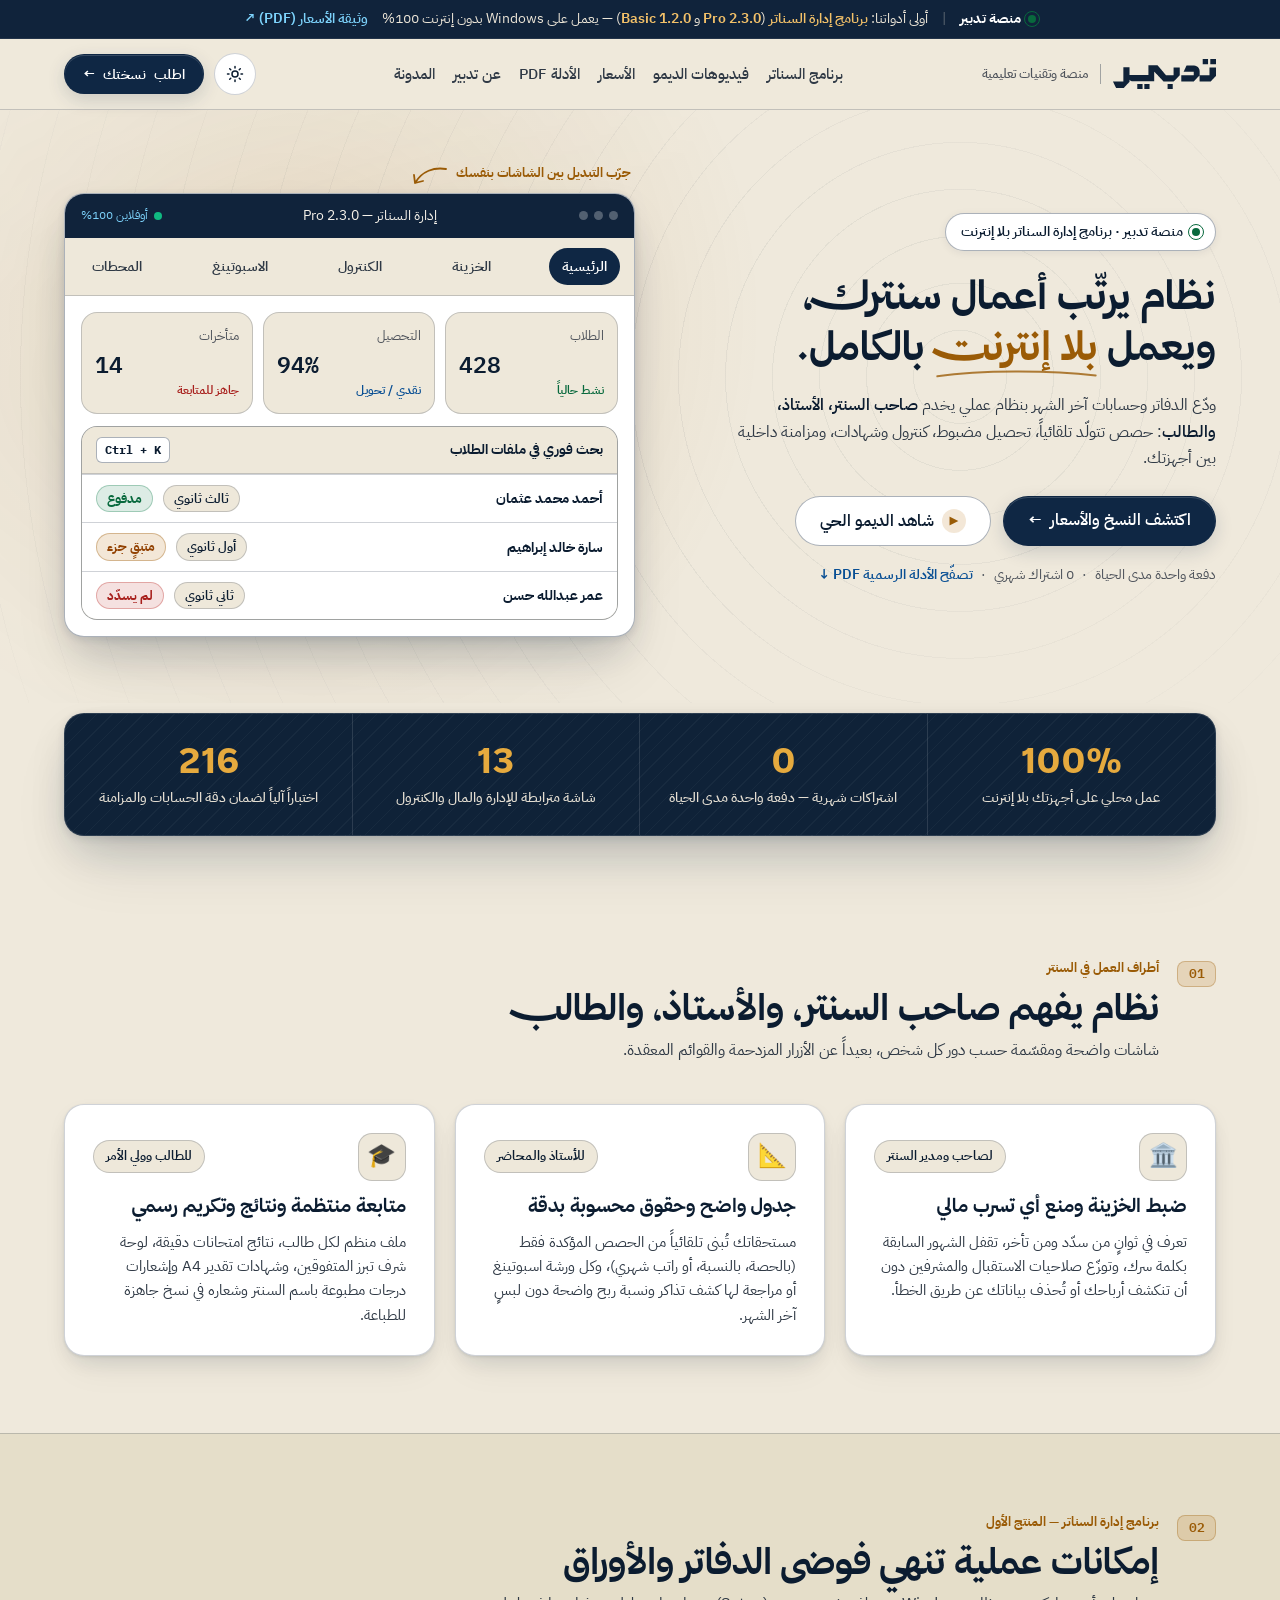
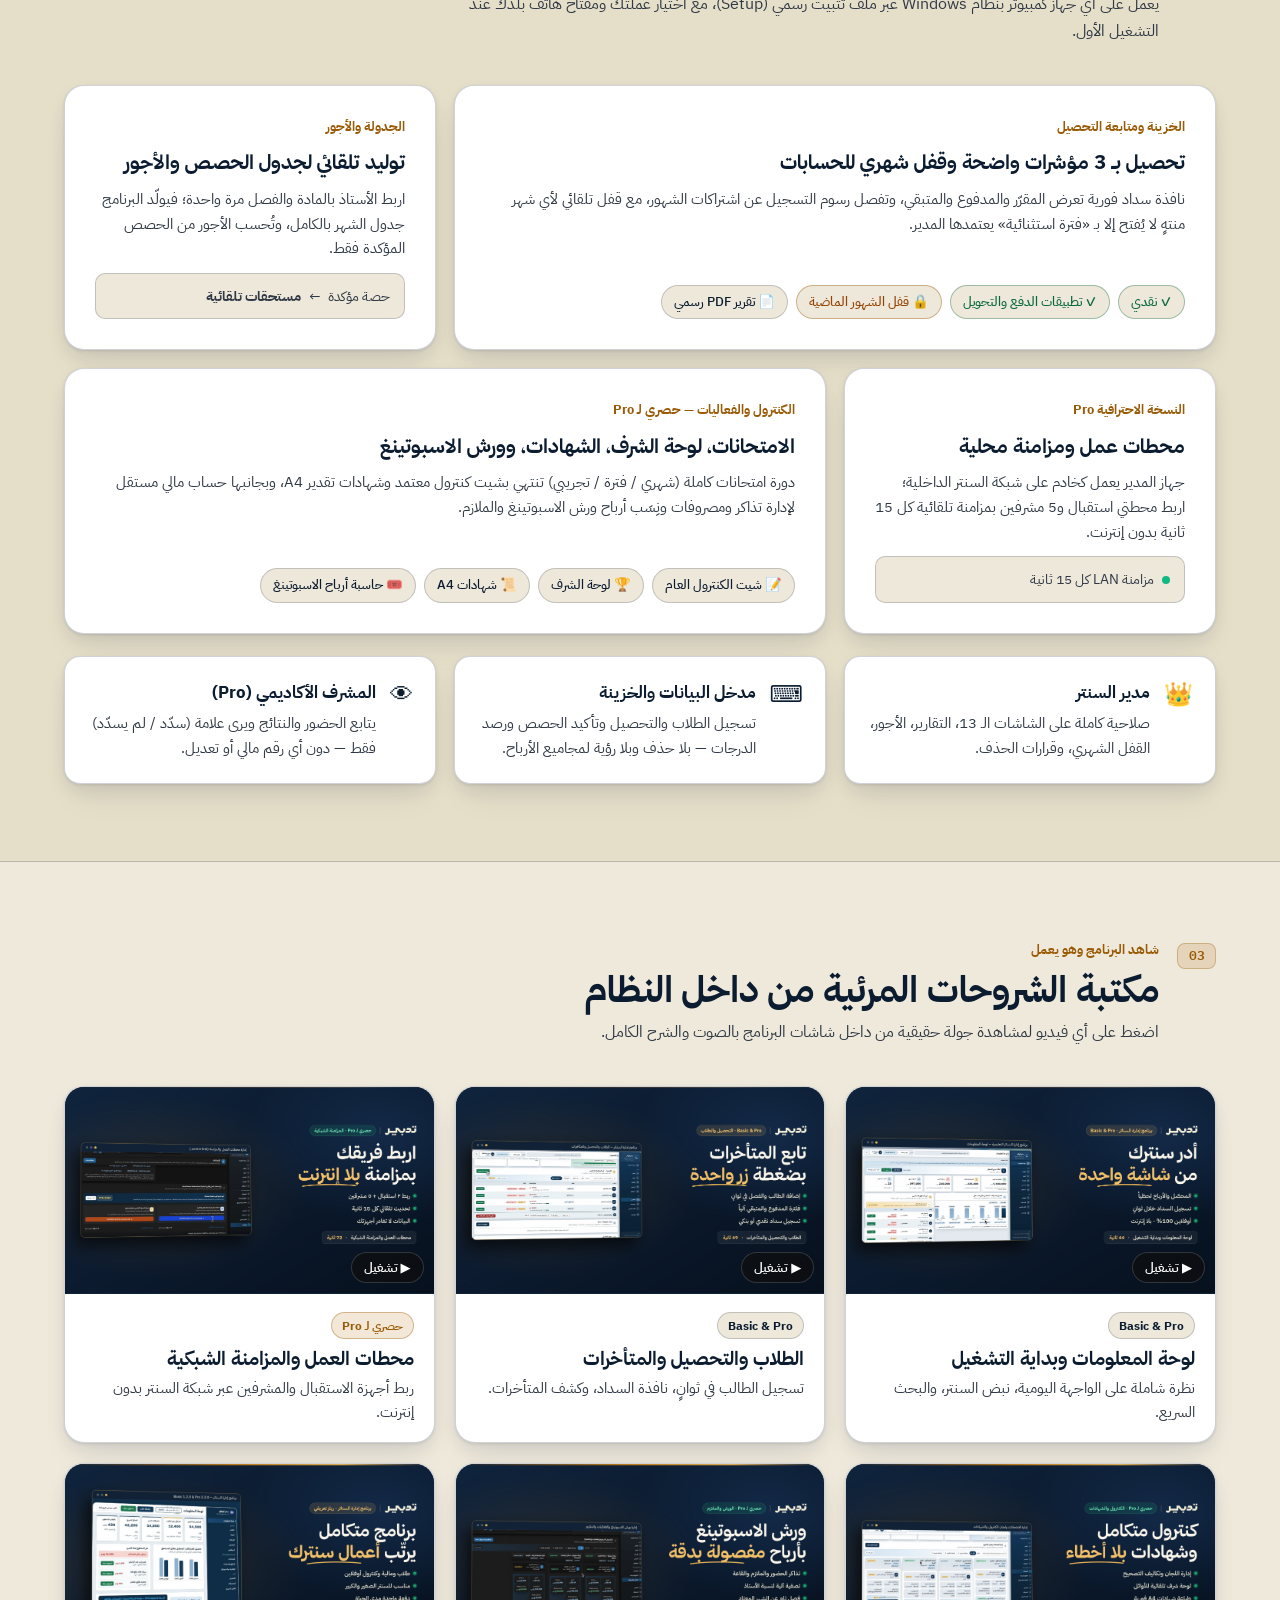
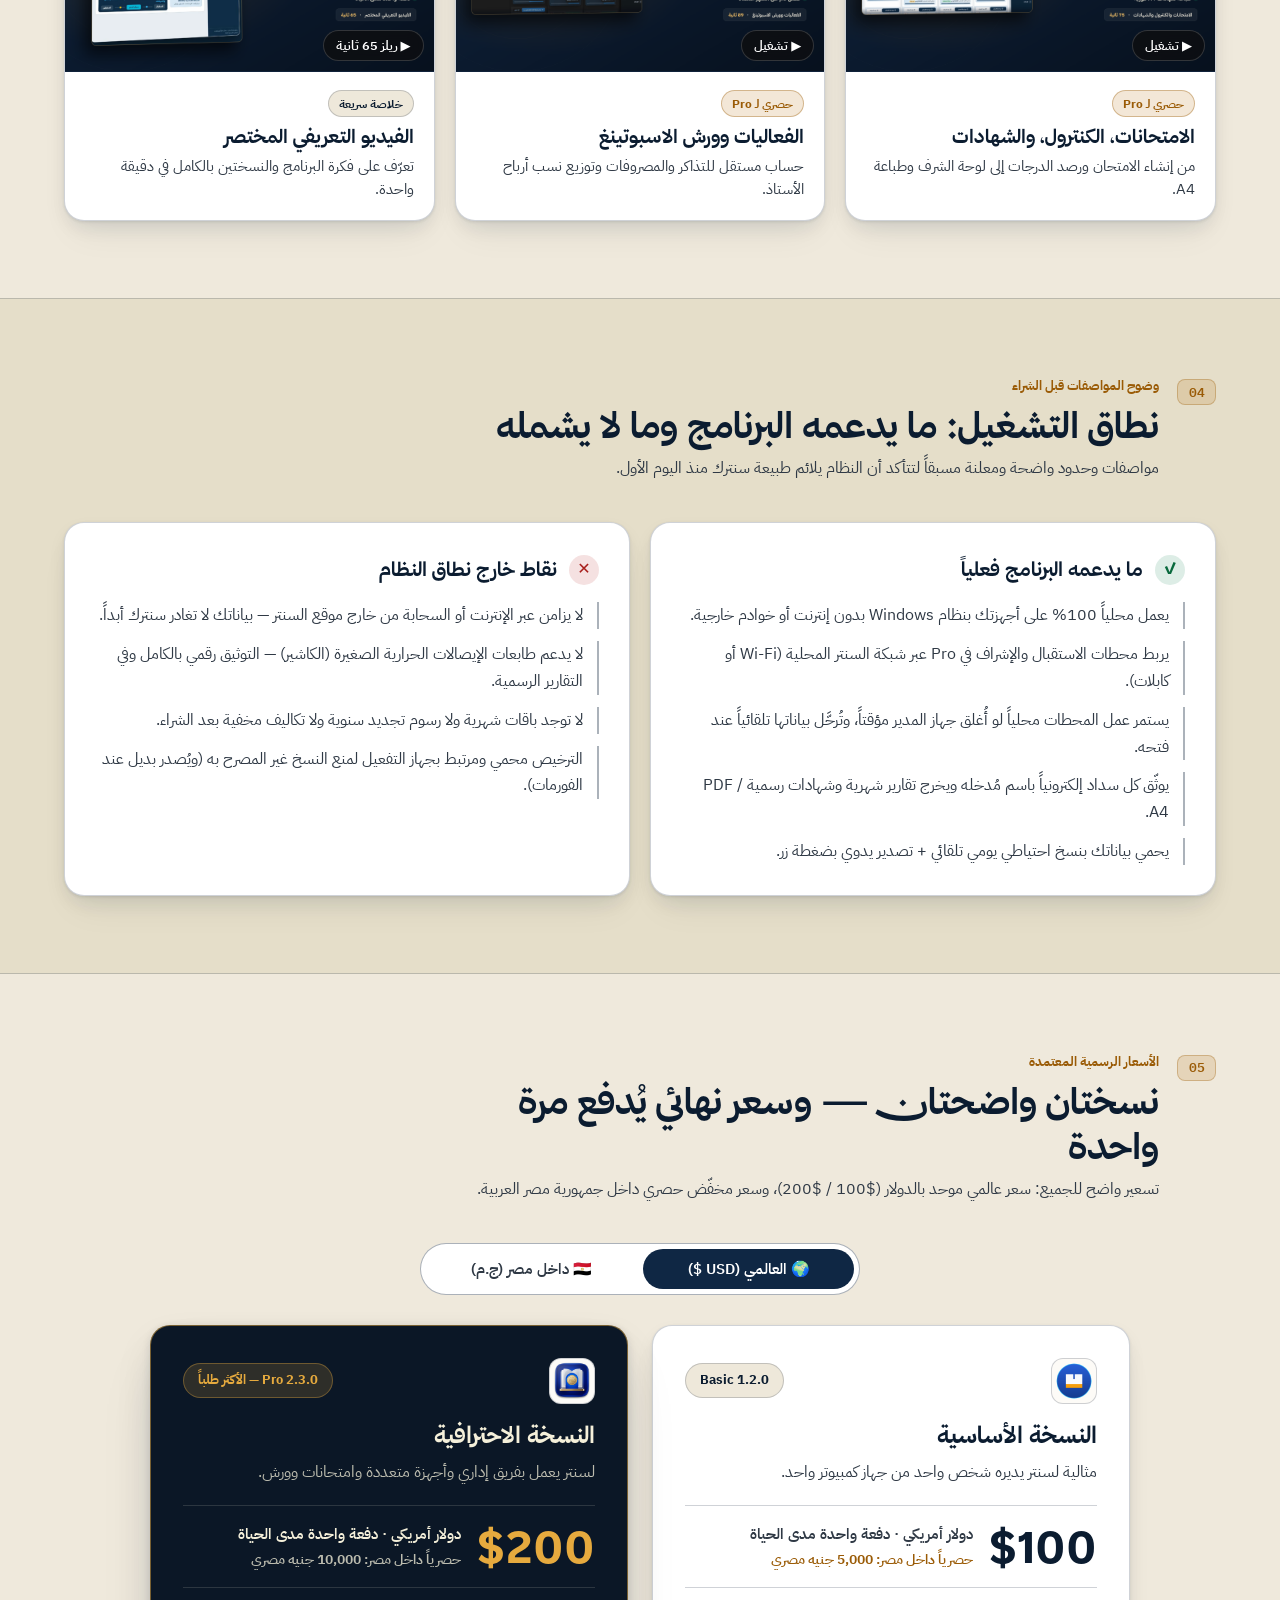
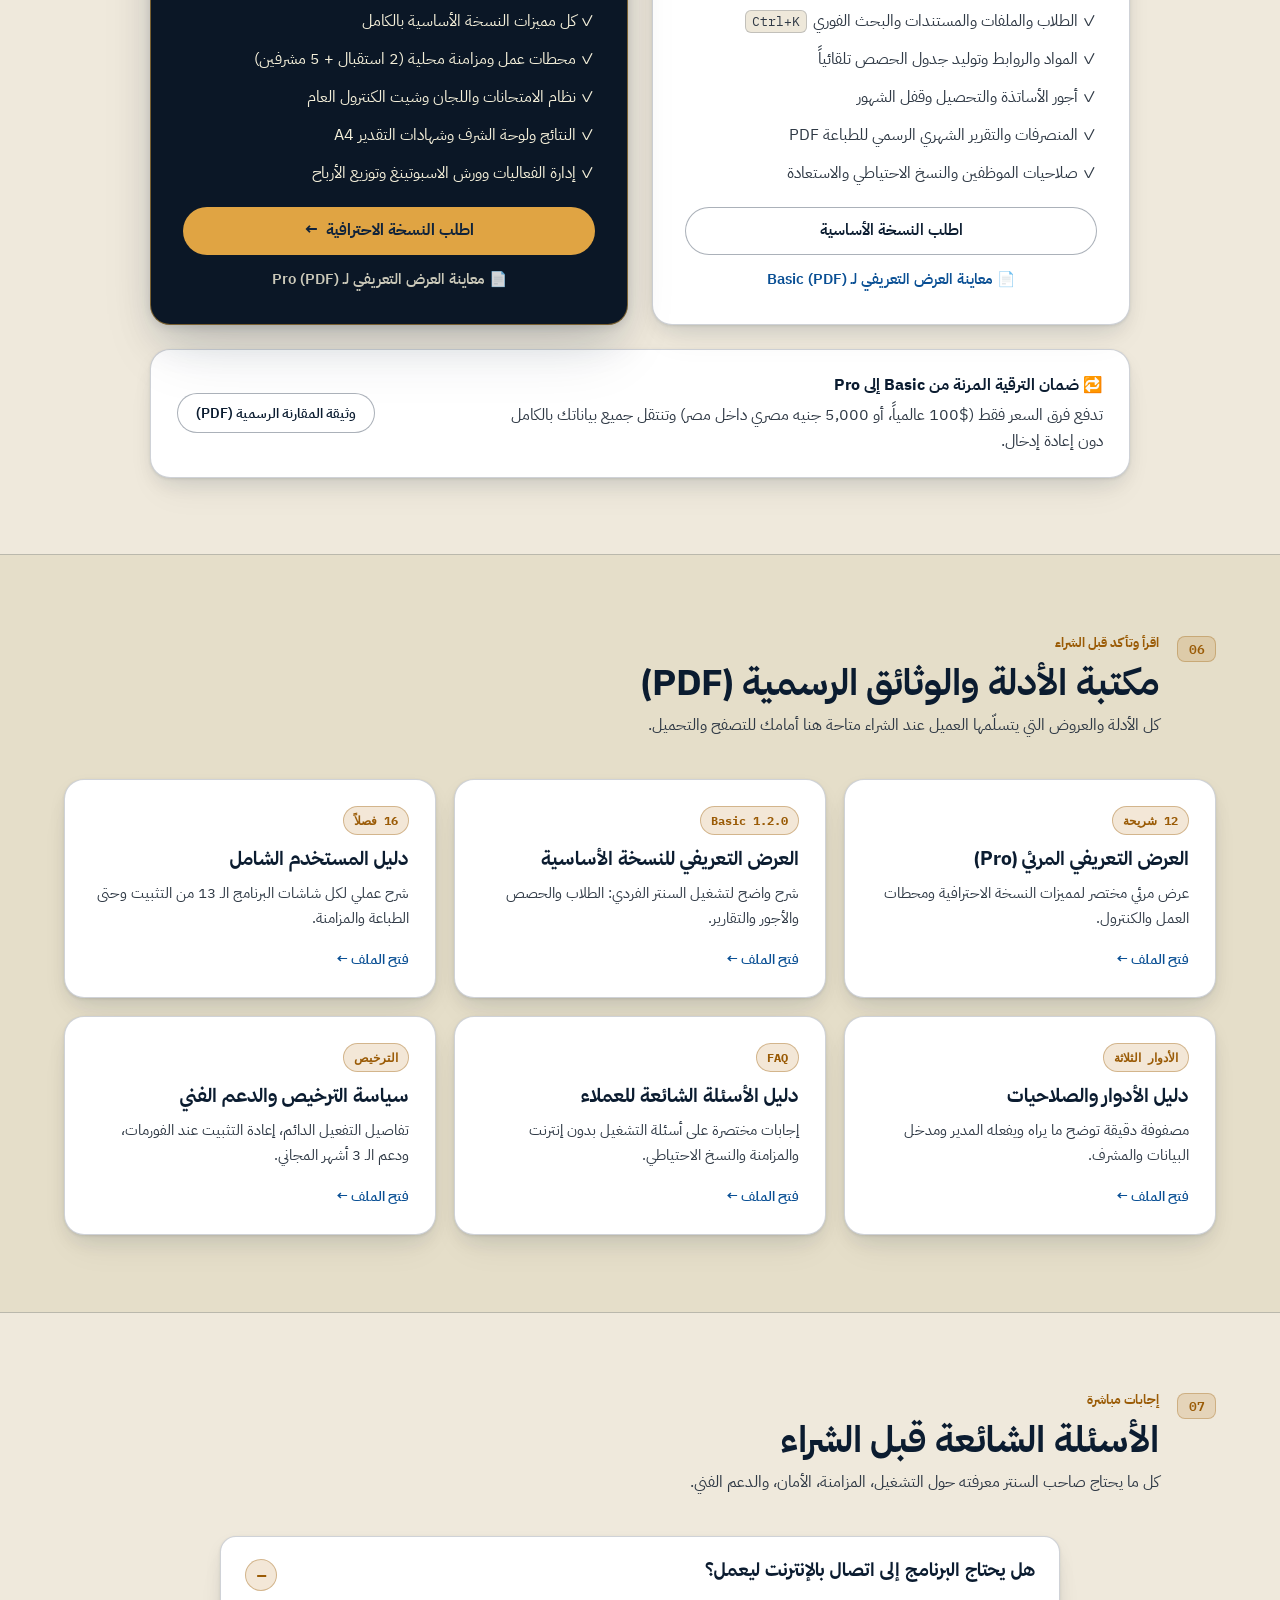
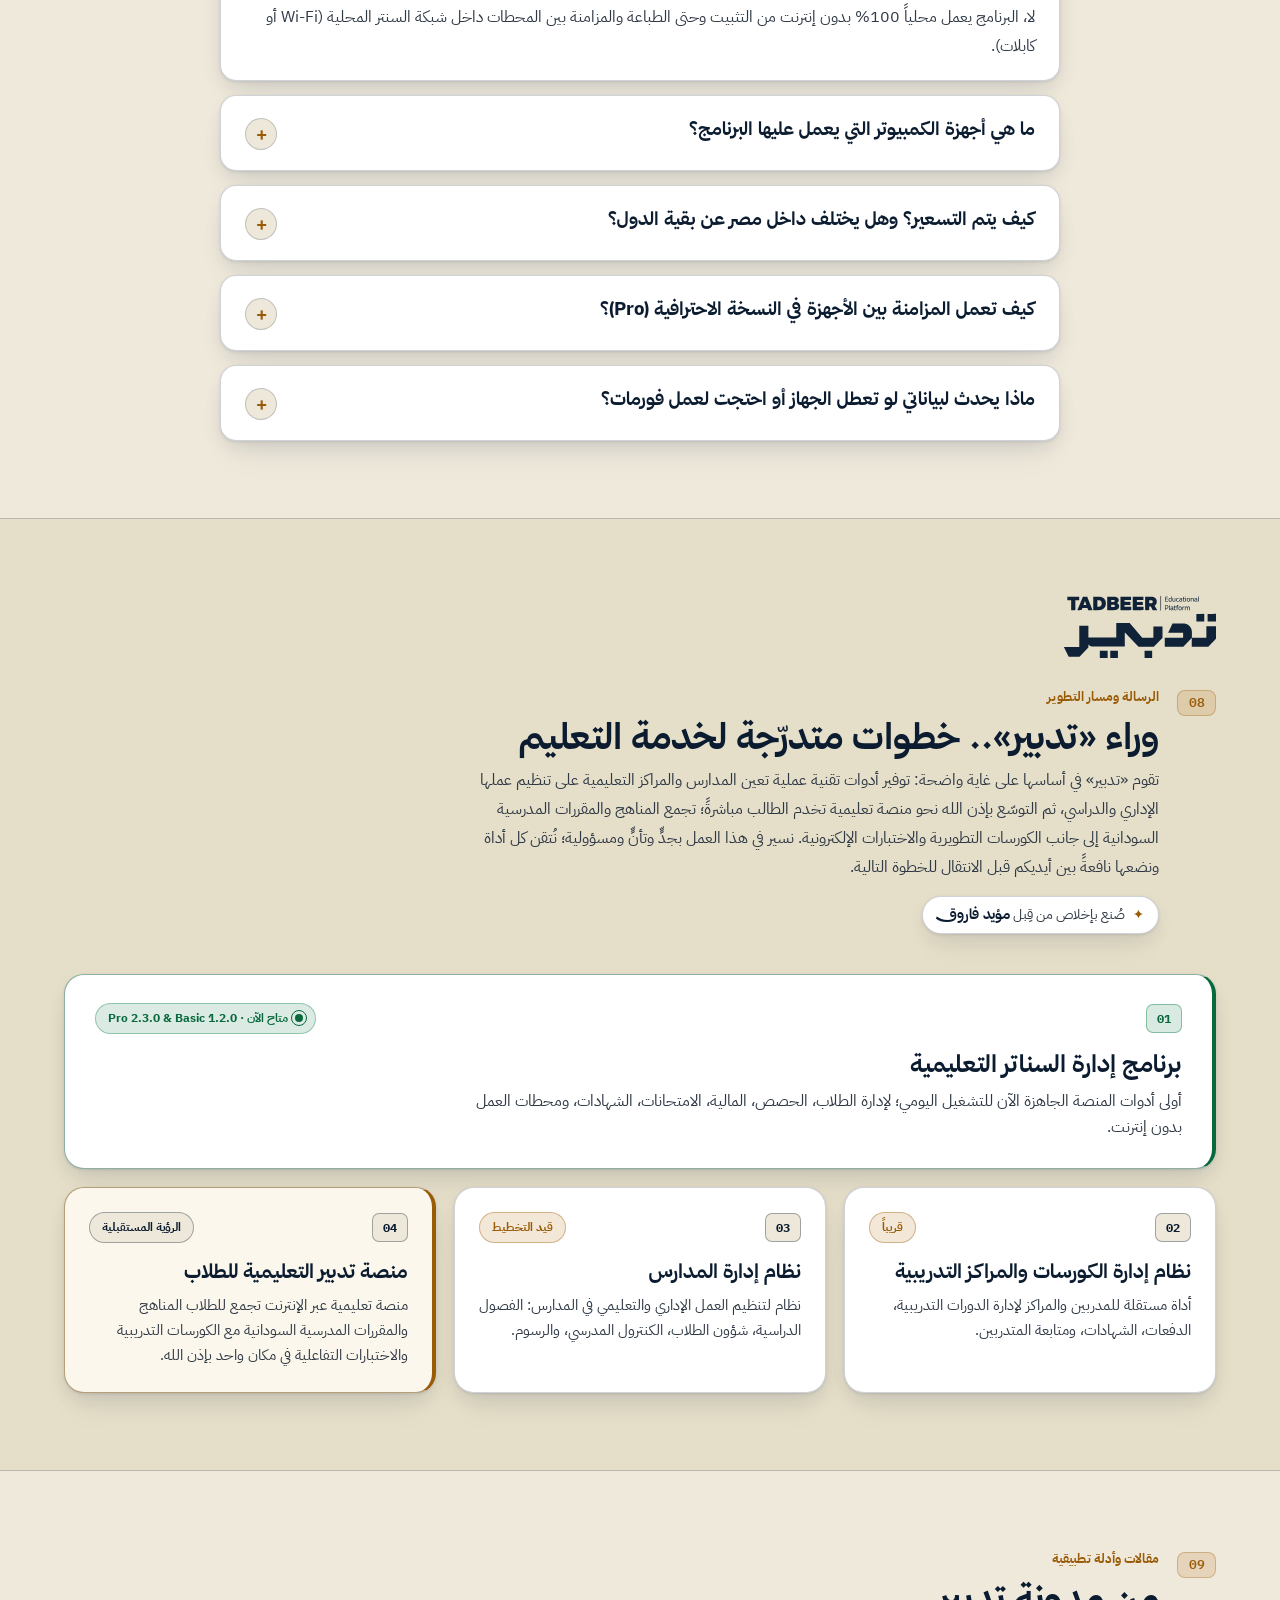
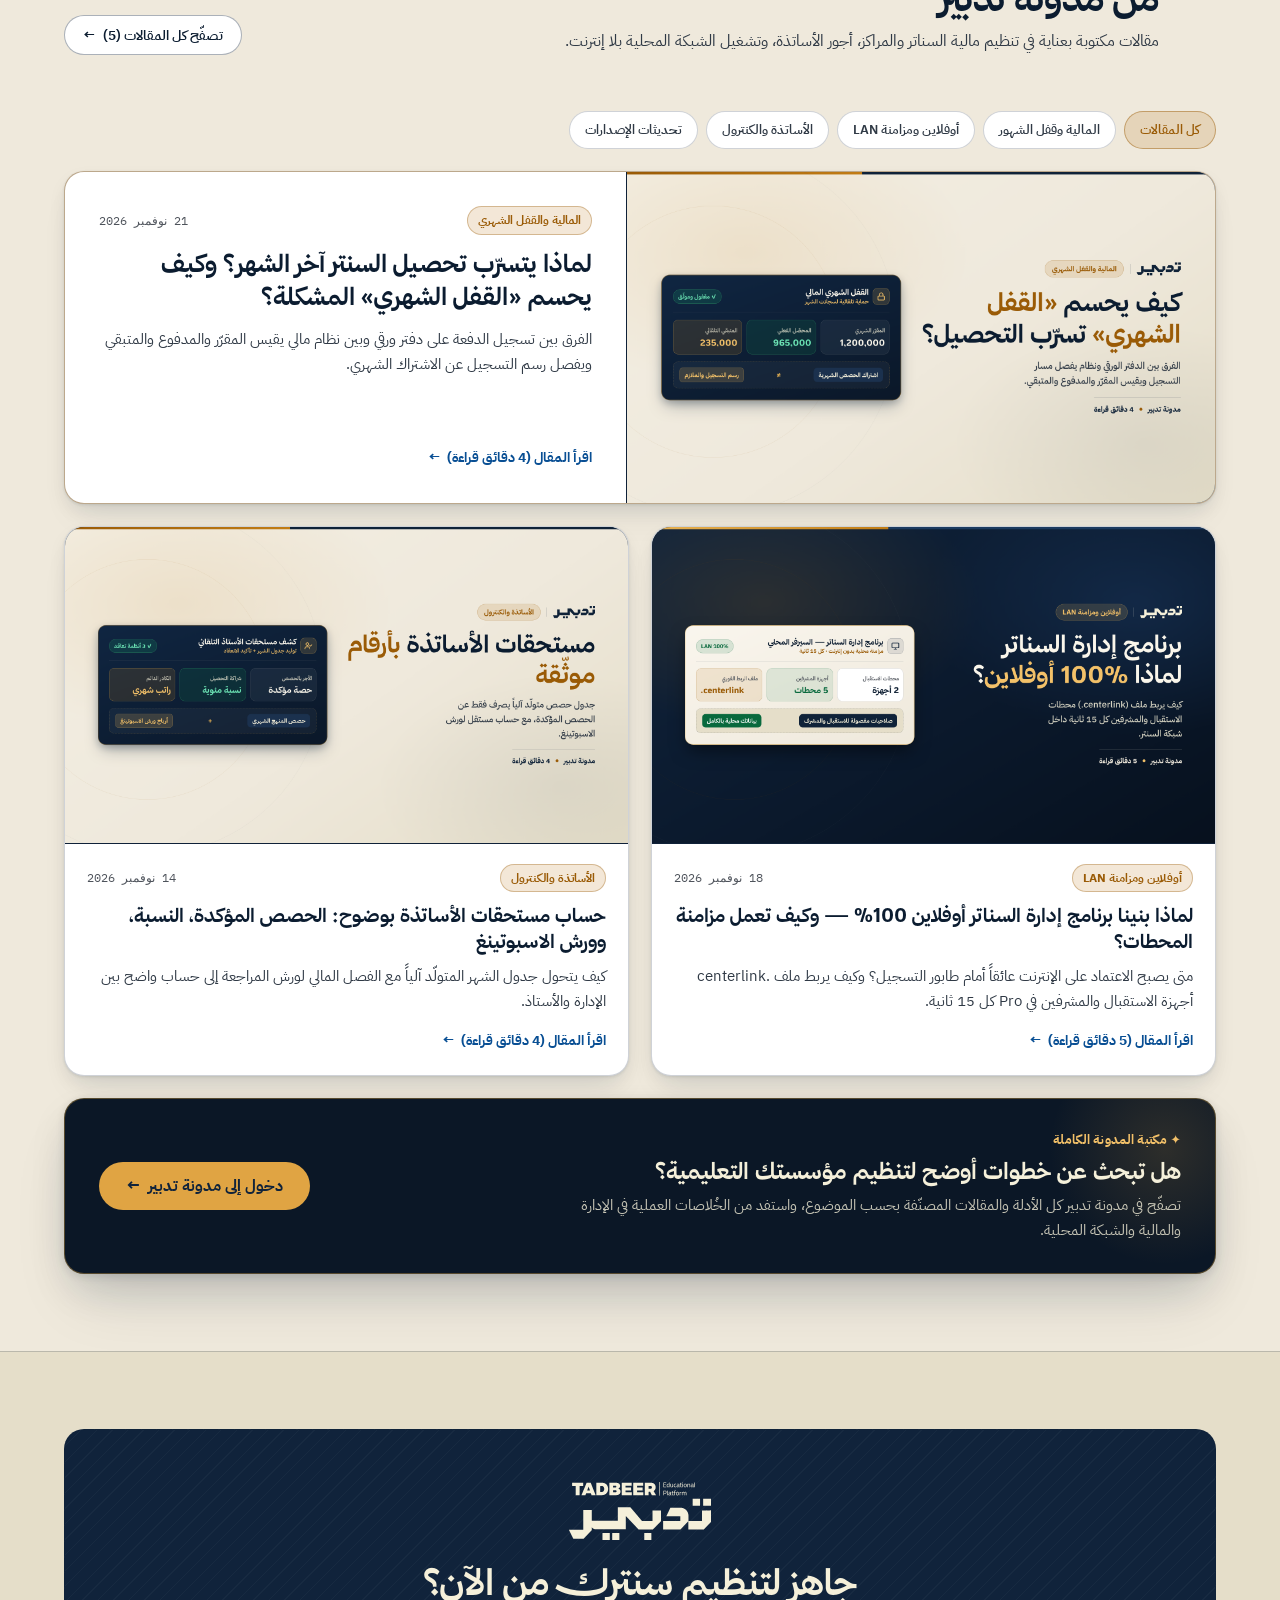
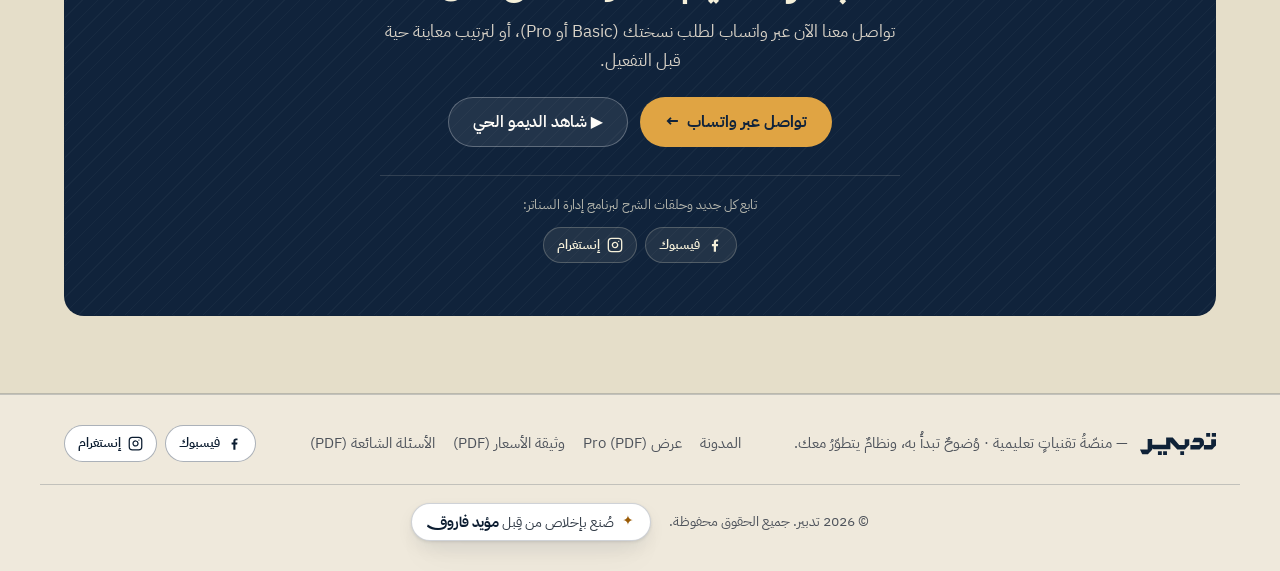
<file: index.html>
<!DOCTYPE html>
<html lang="ar" dir="rtl" data-theme="light">
<head>
  <meta charset="UTF-8" />
  <meta name="viewport" content="width=device-width, initial-scale=1.0" />
  <title>تدبير — تقنيات وأنظمة الإدارة التعليمية</title>
  <meta name="description" content="تدبير — وُضوحٌ. ثَباتٌ. تَدبير. منصّةُ تقنياتٍ تعليمية: وُضوحٌ تبدأُ به، ونظامٌ يتطوّرُ معك لتنظيم العمل الإداري والتعليمي. أولى أدواتها: برنامج إدارة السناتر التعليمية (Basic 1.2.0 و Pro 2.3.0) الذي يعمل على Windows بدون إنترنت 100%." />
  <meta name="theme-color" content="#0F2238" />
  <link rel="canonical" href="https://moayadfarooq9-ops.github.io/tadbeer-website/" />

  <!-- Open Graph & Social Link Preview (WhatsApp, Facebook, X, Telegram) -->
  <meta property="og:type" content="website" />
  <meta property="og:site_name" content="منصة تدبير التعليمية" />
  <meta property="og:locale" content="ar_AR" />
  <meta property="og:title" content="منصة تدبير — تقنيات وأنظمة الإدارة التعليمية" />
  <meta property="og:description" content="وُضوحٌ. ثَباتٌ. تَدبير. منصّةُ تقنياتٍ تعليمية: وُضوحٌ تبدأُ به، ونظامٌ يتطوّرُ معك. أولى أدواتها: برنامج إدارة السناتر التعليمية (Pro 2.3.0 & Basic 1.2.0) أوفلاين 100%." />
  <meta property="og:image" content="https://moayadfarooq9-ops.github.io/tadbeer-website/assets/brand/og-tadbeer-cream.jpg" />
  <meta property="og:image:secure_url" content="https://moayadfarooq9-ops.github.io/tadbeer-website/assets/brand/og-tadbeer-cream.jpg" />
  <meta property="og:image:type" content="image/jpeg" />
  <meta property="og:image:width" content="1200" />
  <meta property="og:image:height" content="630" />
  <meta property="og:image:alt" content="شعار منصة تدبير التعليمية الرسمي على خلفية كريمية — وُضوحٌ. ثَباتٌ. تَدبير." />
  <meta name="twitter:card" content="summary_large_image" />
  <meta name="twitter:title" content="منصة تدبير — تقنيات وأنظمة الإدارة التعليمية" />
  <meta name="twitter:description" content="وُضوحٌ. ثَباتٌ. تَدبير. منصّةُ تقنياتٍ تعليمية تبدأ ببرنامج إدارة السناتر التعليمية (Pro 2.3.0 & Basic 1.2.0)." />
  <meta name="twitter:image" content="https://moayadfarooq9-ops.github.io/tadbeer-website/assets/brand/og-tadbeer-cream.jpg" />

  <link rel="sitemap" type="application/xml" title="Sitemap" href="sitemap.xml" />
  <link rel="icon" type="image/svg+xml" href="assets/brand/tadbeer-icon-navy.svg" />
  <link rel="icon" type="image/png" sizes="512x512" href="assets/brand/tadbeer-touch-icon.png" />
  <link rel="apple-touch-icon" sizes="512x512" href="assets/brand/tadbeer-touch-icon.png" />
  <link rel="preconnect" href="https://fonts.googleapis.com" />
  <link rel="preconnect" href="https://fonts.gstatic.com" crossorigin />
  <link href="https://fonts.googleapis.com/css2?family=IBM+Plex+Mono:wght@400;500;600&display=swap" rel="stylesheet" />
  <link rel="stylesheet" href="styles.css?v=33" />
  <link rel="stylesheet" href="blog.css?v=33" />
</head>
<body>

  <!-- ================= Top Scroll Progress Bar ================= -->
  <div id="scroll-progress" class="scroll-progress" aria-hidden="true"></div>

  <!-- ================= Top Live Pulse Ribbon (Single-Line on Mobile) ================= -->
  <div class="top-ribbon">
    <div class="container ribbon-inner">
      <span class="ribbon-live">
        <span class="pulse-dot" aria-hidden="true"></span>
        <strong>منصة تدبير</strong>
      </span>
      <span class="ribbon-sep" aria-hidden="true">|</span>
      <span class="ribbon-text">أولى أدواتنا: <strong>برنامج إدارة السناتر</strong> (<strong dir="ltr">Pro 2.3.0</strong> و <strong dir="ltr">Basic 1.2.0</strong>) <span class="hide-xs">— يعمل على Windows بدون إنترنت 100%</span></span>
      <a href="assets/official-pricing.pdf" target="_blank" rel="noopener" class="ribbon-link">وثيقة الأسعار (PDF) ↗</a>
    </div>
  </div>

  <!-- ================= Sticky Frosted Navbar (Salla-inspired 3-item Mobile Header) ================= -->
  <header id="navbar" class="navbar">
    <div class="container nav-inner">
      <a href="#" class="brand" aria-label="تدبير — الصفحة الرئيسية">
        <img src="assets/brand/tadbeer-ar-dark.svg" alt="تدبير" class="brand-wordmark logo-for-light" />
        <img src="assets/brand/tadbeer-ar-light.svg" alt="تدبير" class="brand-wordmark logo-for-dark" />
        <span class="brand-sep hide-xs" aria-hidden="true"></span>
        <span class="brand-sub hide-xs">منصة وتقنيات تعليمية</span>
      </a>

      <nav class="nav-links" aria-label="التنقل الرئيسي">
        <a href="#features">برنامج السناتر</a>
        <a href="#videos">فيديوهات الديمو</a>
        <a href="#pricing">الأسعار</a>
        <a href="#docs">الأدلة PDF</a>
        <a href="#about">عن تدبير</a>
        <a href="blog.html">المدونة</a>
      </nav>

      <div class="nav-actions">
        <button id="theme-toggle" class="icon-btn" type="button" aria-label="تبديل المظهر" title="تبديل الوضع النهاري / الليلي">
          <svg class="theme-icon-light" width="18" height="18" viewBox="0 0 24 24" fill="none" stroke="currentColor" stroke-width="2" stroke-linecap="round" stroke-linejoin="round" aria-hidden="true"><circle cx="12" cy="12" r="4"/><path d="M12 2v2m0 16v2M4.93 4.93l1.41 1.41m11.32 11.32 1.41 1.41M2 12h2m16 0h2M6.34 17.66l-1.41 1.41M19.07 4.93l-1.41 1.41"/></svg>
          <svg class="theme-icon-dark" width="18" height="18" viewBox="0 0 24 24" fill="none" stroke="currentColor" stroke-width="2" stroke-linecap="round" stroke-linejoin="round" aria-hidden="true"><path d="M12 3a6 6 0 0 0 9 9 9 9 0 1 1-9-9Z"/></svg>
        </button>
        <a href="#contact" class="btn btn-primary btn-sm nav-cta">
          <span>اطلب</span>
          <span class="hide-xs">نسختك</span>
          <span class="arrow-rtl" aria-hidden="true">←</span>
        </a>
        <button id="mobile-menu-btn" class="icon-btn mobile-menu-trigger" type="button" aria-label="فتح القائمة" aria-expanded="false">
          <svg width="20" height="20" viewBox="0 0 24 24" fill="none" stroke="currentColor" stroke-width="2" stroke-linecap="round" aria-hidden="true"><line x1="4" y1="7" x2="20" y2="7"/><line x1="4" y1="12" x2="20" y2="12"/><line x1="4" y1="17" x2="20" y2="17"/></svg>
        </button>
      </div>
    </div>

    <!-- Mobile Drawer -->
    <div id="mobile-drawer" class="mobile-drawer" hidden>
      <div class="container mobile-drawer-inner">
        <a href="#features" class="mobile-link">برنامج إدارة السناتر (المميزات)</a>
        <a href="#videos" class="mobile-link">فيديوهات الديمو الحي</a>
        <a href="#pricing" class="mobile-link">النسخ والأسعار ($100 / $200)</a>
        <a href="#docs" class="mobile-link">مكتبة الأدلة والوثائق (PDF)</a>
        <a href="#faq" class="mobile-link">الأسئلة الشائعة</a>
        <a href="#about" class="mobile-link">عن تدبير</a>
        <a href="blog.html" class="mobile-link">مدونة تدبير (مقالات وأدلة)</a>
        <a href="#contact" class="btn btn-primary btn-full mobile-link">اطلب نسختك الآن ←</a>
      </div>
    </div>
  </header>

  <main>
    <!-- ================= Asymmetric Split Hero (Desktop & Mobile-First) ================= -->
    <section class="hero">
      <div class="hero-bg-rings" aria-hidden="true"></div>
      <div class="container hero-grid">

        <!-- Start Column (Right in RTL) -->
        <div class="hero-content">
          <div class="eyebrow-pill hero-anim">
            <span class="pulse-dot" aria-hidden="true"></span>
            <span>منصة تدبير · برنامج إدارة السناتر بلا إنترنت</span>
          </div>

          <h1 class="hero-title font-serif hero-anim">
            <span class="hero-line">نظام يرتّب أعمال <span class="kashida-swash">سنترك</span>،</span>
            <span class="hero-line">ويعمل <span class="hero-underline"><span class="kashida-swash">بلا إنترنت</span><svg class="underline-curve" viewBox="0 0 210 14" fill="none" preserveAspectRatio="none" aria-hidden="true"><path d="M3 10.5C58 2.5 148 2.5 207 9.5" stroke="currentColor" stroke-width="2.6" stroke-linecap="round" /></svg></span> بالكامل.</span>
          </h1>

          <p class="hero-lead hero-anim">
            ودّع الدفاتر وحسابات آخر الشهر بنظام عملي يخدم <strong>صاحب السنتر، الأستاذ، والطالب</strong>: حصص تتولّد تلقائياً، تحصيل مضبوط، كنترول وشهادات، ومزامنة داخلية بين أجهزتك.
          </p>

          <div class="hero-ctas hero-anim">
            <a href="#pricing" class="btn btn-primary btn-lg">
              <span>اكتشف النسخ والأسعار</span>
              <span class="arrow-rtl" aria-hidden="true">←</span>
            </a>
            <button id="open-video-btn" type="button" class="btn btn-outline btn-lg" data-open-video="demo">
              <span class="play-circle" aria-hidden="true">▶</span>
              <span>شاهد الديمو الحي</span>
            </button>
          </div>

          <div class="hero-microcopy hero-anim">
            <span>دفعة واحدة مدى الحياة</span>
            <span class="dot-sep" aria-hidden="true">·</span>
            <span>0 اشتراك شهري</span>
            <span class="dot-sep" aria-hidden="true">·</span>
            <a href="#docs" class="micro-link">تصفّح الأدلة الرسمية PDF ↓</a>
          </div>
        </div>

        <!-- End Column (Left in RTL): Interactive Live Product Stage -->
        <div class="hero-visual hero-anim">
          <div class="stage-callout-row">
            <span class="hand-note font-hand">جرّب التبديل بين الشاشات بنفسك</span>
            <svg class="hand-arrow" width="38" height="22" viewBox="0 0 38 22" fill="none" aria-hidden="true">
              <path d="M36 4C24 2 12 6 5 18M5 18L4 10M5 18L13 16" stroke="currentColor" stroke-width="1.8" stroke-linecap="round" stroke-linejoin="round" />
            </svg>
          </div>

          <div id="product-stage" class="product-stage">
            <div class="stage-topbar">
              <div class="stage-dots" aria-hidden="true">
                <span></span><span></span><span></span>
              </div>
              <div class="stage-title">إدارة السناتر — Pro 2.3.0</div>
              <div class="stage-status">
                <span class="status-dot"></span>
                <span>أوفلاين 100%</span>
              </div>
            </div>

            <!-- 5 Interactive Screen Tabs (Fits 1 clean row on both Desktop & Mobile!) -->
            <div class="stage-tabs-bar" role="tablist" aria-label="معاينة شاشات البرنامج">
              <button type="button" class="stage-tab active" data-tab="dashboard" role="tab" aria-selected="true">الرئيسية</button>
              <button type="button" class="stage-tab" data-tab="payments" role="tab" aria-selected="false">الخزينة</button>
              <button type="button" class="stage-tab" data-tab="exams" role="tab" aria-selected="false">الكنترول</button>
              <button type="button" class="stage-tab" data-tab="spotting" role="tab" aria-selected="false">الاسبوتينغ</button>
              <button type="button" class="stage-tab" data-tab="sync" role="tab" aria-selected="false">المحطات</button>
            </div>

            <div class="stage-main">
              <!-- Tab 1: Dashboard -->
              <div class="stage-panel active" id="panel-dashboard">
                <div class="stage-kpis">
                  <div class="kpi-card">
                    <span class="kpi-label">الطلاب</span>
                    <strong class="kpi-val" dir="ltr">428</strong>
                    <span class="kpi-sub text-green">نشط حالياً</span>
                  </div>
                  <div class="kpi-card">
                    <span class="kpi-label">التحصيل</span>
                    <strong class="kpi-val" dir="ltr">94%</strong>
                    <span class="kpi-sub text-blue">نقدي / تحويل</span>
                  </div>
                  <div class="kpi-card">
                    <span class="kpi-label">متأخرات</span>
                    <strong class="kpi-val" dir="ltr">14</strong>
                    <span class="kpi-sub text-red">جاهز للمتابعة</span>
                  </div>
                </div>
                <div class="stage-table-card">
                  <div class="stage-table-head">
                    <span>بحث فوري في ملفات الطلاب</span>
                    <span class="kbd-badge" dir="ltr">Ctrl + K</span>
                  </div>
                  <div class="stage-row">
                    <strong>أحمد محمد عثمان</strong>
                    <span class="badge-cls">ثالث ثانوي</span>
                    <span class="badge-status ok">مدفوع</span>
                  </div>
                  <div class="stage-row">
                    <strong>سارة خالد إبراهيم</strong>
                    <span class="badge-cls">أول ثانوي</span>
                    <span class="badge-status warn">متبقٍ جزء</span>
                  </div>
                  <div class="stage-row">
                    <strong>عمر عبدالله حسن</strong>
                    <span class="badge-cls">ثاني ثانوي</span>
                    <span class="badge-status due">لم يسدّد</span>
                  </div>
                </div>
              </div>

              <!-- Tab 2: Payments -->
              <div class="stage-panel" id="panel-payments" hidden>
                <div class="stage-kpis">
                  <div class="kpi-card">
                    <span class="kpi-label">المقرّر</span>
                    <strong class="kpi-val" dir="ltr">100%</strong>
                    <span class="kpi-sub text-blue">مؤشر الطالب</span>
                  </div>
                  <div class="kpi-card">
                    <span class="kpi-label">المدفوع</span>
                    <strong class="kpi-val" dir="ltr">80%</strong>
                    <span class="kpi-sub text-green">مسجّل بالاسم</span>
                  </div>
                  <div class="kpi-card">
                    <span class="kpi-label">القفل</span>
                    <strong class="kpi-val" dir="ltr">🔒</strong>
                    <span class="kpi-sub text-red">شهور مقفلة</span>
                  </div>
                </div>
                <div class="stage-table-card">
                  <div class="stage-table-head">
                    <span>حركات الخزينة — الشهر الجاري</span>
                    <span class="badge-status ok">الشهر مفتوح</span>
                  </div>
                  <div class="stage-row">
                    <strong>مؤيد فاروق — اشتراك شهري</strong>
                    <span class="badge-cls">بنكك / تحويل</span>
                    <span class="badge-status ok">مؤكّد</span>
                  </div>
                  <div class="stage-row">
                    <strong>ريم الطيب — رسم تسجيل</strong>
                    <span class="badge-cls">نقدي</span>
                    <span class="badge-status ok">مسار منفصل</span>
                  </div>
                  <div class="stage-row">
                    <strong>سداد شهر سابق مقفل</strong>
                    <span class="badge-cls">بإذن المدير</span>
                    <span class="badge-status warn">استثنائي</span>
                  </div>
                </div>
              </div>

              <!-- Tab 3: Exams -->
              <div class="stage-panel" id="panel-exams" hidden>
                <div class="stage-kpis">
                  <div class="kpi-card">
                    <span class="kpi-label">الامتحانات</span>
                    <strong class="kpi-val" dir="ltr">6</strong>
                    <span class="kpi-sub text-blue">تم الرصد</span>
                  </div>
                  <div class="kpi-card">
                    <span class="kpi-label">النجاح</span>
                    <strong class="kpi-val" dir="ltr">91.5%</strong>
                    <span class="kpi-sub text-green">شيت معتمد</span>
                  </div>
                  <div class="kpi-card">
                    <span class="kpi-label">الشهادات</span>
                    <strong class="kpi-val" dir="ltr">A4</strong>
                    <span class="kpi-sub text-blue">طباعة فورية</span>
                  </div>
                </div>
                <div class="stage-table-card">
                  <div class="stage-table-head">
                    <span>لوحة الشرف — استخراج تلقائي</span>
                    <span class="badge-cls">جاهز للطباعة</span>
                  </div>
                  <div class="stage-row">
                    <strong>🥇 لينا مصطفى أحمد</strong>
                    <span class="badge-cls" dir="ltr">98.5%</span>
                    <span class="badge-status ok">امتياز</span>
                  </div>
                  <div class="stage-row">
                    <strong>🥈 محمد الصادق علي</strong>
                    <span class="badge-cls" dir="ltr">96.0%</span>
                    <span class="badge-status ok">امتياز</span>
                  </div>
                  <div class="stage-row">
                    <strong>🥉 آية عبدالرحمن</strong>
                    <span class="badge-cls" dir="ltr">94.5%</span>
                    <span class="badge-status ok">امتياز</span>
                  </div>
                </div>
              </div>

              <!-- Tab 4: Spotting -->
              <div class="stage-panel" id="panel-spotting" hidden>
                <div class="stage-kpis">
                  <div class="kpi-card">
                    <span class="kpi-label">التذاكر</span>
                    <strong class="kpi-val" dir="ltr">85</strong>
                    <span class="kpi-sub text-blue">ورشة مراجعة</span>
                  </div>
                  <div class="kpi-card">
                    <span class="kpi-label">الأستاذ</span>
                    <strong class="kpi-val" dir="ltr">60%</strong>
                    <span class="kpi-sub text-green">تُحسب آلياً</span>
                  </div>
                  <div class="kpi-card">
                    <span class="kpi-label">السنتر</span>
                    <strong class="kpi-val" dir="ltr">40%</strong>
                    <span class="kpi-sub text-blue">حساب مستقل</span>
                  </div>
                </div>
                <div class="stage-table-card">
                  <div class="stage-table-head">
                    <span>الفعاليات وورش الاسبوتينغ</span>
                    <span class="badge-status ok">فصل مالي تام</span>
                  </div>
                  <div class="stage-row">
                    <strong>اسبوتينغ الرياضيات المتخصصة</strong>
                    <span class="badge-cls">110 تذكرة</span>
                    <span class="badge-status ok">مكتملة</span>
                  </div>
                  <div class="stage-row">
                    <strong>مراجعة الكيمياء + الملازم</strong>
                    <span class="badge-cls">64 تذكرة</span>
                    <span class="badge-status warn">جاري الحجز</span>
                  </div>
                </div>
              </div>

              <!-- Tab 5: Sync -->
              <div class="stage-panel" id="panel-sync" hidden>
                <div class="stage-kpis">
                  <div class="kpi-card">
                    <span class="kpi-label">الخادم</span>
                    <strong class="kpi-val" dir="ltr">LAN</strong>
                    <span class="kpi-sub text-green">بدون إنترنت</span>
                  </div>
                  <div class="kpi-card">
                    <span class="kpi-label">الاستقبال</span>
                    <strong class="kpi-val" dir="ltr">2 / 2</strong>
                    <span class="kpi-sub text-blue" dir="ltr">.centerlink</span>
                  </div>
                  <div class="kpi-card">
                    <span class="kpi-label">الإشراف</span>
                    <strong class="kpi-val" dir="ltr">3 / 5</strong>
                    <span class="kpi-sub text-blue">متابعة فقط</span>
                  </div>
                </div>
                <div class="stage-table-card">
                  <div class="stage-table-head">
                    <span>حالة المزامنة داخل الشبكة (كل 15 ثانية)</span>
                    <span class="badge-status ok">محدّثة 14:30</span>
                  </div>
                  <div class="stage-row">
                    <strong>محطة الاستقبال الرئيسية</strong>
                    <span class="badge-cls">مدخل بيانات</span>
                    <span class="badge-status ok">متصل ومزامن</span>
                  </div>
                  <div class="stage-row">
                    <strong>جهاز المشرف الأكاديمي</strong>
                    <span class="badge-cls">مشرف 👁</span>
                    <span class="badge-status ok">متصل ومزامن</span>
                  </div>
                </div>
              </div>
            </div>
          </div>
        </div>
      </div>
    </section>

    <!-- ================= Framed Architectural Trust & Proof Strip ================= -->
    <section class="trust-strip">
      <div class="container">
        <div class="trust-shell">
          <div class="trust-item" data-reveal>
            <span class="trust-num font-serif" dir="ltr">100%</span>
            <span class="trust-label">عمل محلي على أجهزتك بلا إنترنت</span>
          </div>
          <div class="trust-item" data-reveal>
            <span class="trust-num font-serif" dir="ltr">0</span>
            <span class="trust-label">اشتراكات شهرية — دفعة واحدة مدى الحياة</span>
          </div>
          <div class="trust-item" data-reveal>
            <span class="trust-num font-serif" dir="ltr">13</span>
            <span class="trust-label">شاشة مترابطة للإدارة والمال والكنترول</span>
          </div>
          <div class="trust-item" data-reveal>
            <span class="trust-num font-serif" dir="ltr">216</span>
            <span class="trust-label">اختباراً آلياً لضمان دقة الحسابات والمزامنة</span>
          </div>
        </div>
      </div>
    </section>

    <!-- ================= Section 01: Audience Trio (Owner / Teacher / Student) ================= -->
    <section id="audience" class="section">
      <div class="container">
        <div class="section-head-editorial" data-reveal>
          <span class="sec-idx" dir="ltr">01</span>
          <div>
            <span class="section-kicker">أطراف العمل في السنتر</span>
            <h2 class="section-title font-serif">نظام يفهم صاحب السنتر، والأستاذ، <span class="kashida-swash">والطالب</span></h2>
            <p class="section-desc">شاشات واضحة ومقسّمة حسب دور كل شخص، بعيداً عن الأزرار المزدحمة والقوائم المعقدة.</p>
          </div>
        </div>

        <div class="audience-grid">
          <article class="audience-card" data-reveal>
            <div class="aud-top">
              <span class="aud-icon">🏛️</span>
              <span class="aud-tag">لصاحب ومدير السنتر</span>
            </div>
            <h3>ضبط الخزينة ومنع أي تسرب مالي</h3>
            <p>تعرف في ثوانٍ من سدّد ومن تأخر، تقفل الشهور السابقة بكلمة سرك، وتوزّع صلاحيات الاستقبال والمشرفين دون أن تنكشف أرباحك أو تُحذف بياناتك عن طريق الخطأ.</p>
          </article>

          <article class="audience-card" data-reveal>
            <div class="aud-top">
              <span class="aud-icon">📐</span>
              <span class="aud-tag">للأستاذ والمحاضر</span>
            </div>
            <h3>جدول واضح وحقوق محسوبة بدقة</h3>
            <p>مستحقاتك تُبنى تلقائياً من الحصص المؤكدة فقط (بالحصة، بالنسبة، أو راتب شهري)، وكل ورشة اسبوتينغ أو مراجعة لها كشف تذاكر ونسبة ربح واضحة دون لبسٍ آخر الشهر.</p>
          </article>

          <article class="audience-card" data-reveal>
            <div class="aud-top">
              <span class="aud-icon">🎓</span>
              <span class="aud-tag">للطالب وولي الأمر</span>
            </div>
            <h3>متابعة منتظمة ونتائج وتكريم رسمي</h3>
            <p>ملف منظم لكل طالب، نتائج امتحانات دقيقة، لوحة شرف تبرز المتفوقين، وشهادات تقدير A4 وإشعارات درجات مطبوعة باسم السنتر وشعاره في نسخ جاهزة للطباعة.</p>
          </article>
        </div>
      </div>
    </section>

    <!-- ================= Section 02: Bento Features & 3 Roles ================= -->
    <section id="features" class="section section-alt">
      <div class="container">
        <div class="section-head-editorial" data-reveal>
          <span class="sec-idx" dir="ltr">02</span>
          <div>
            <span class="section-kicker">برنامج إدارة السناتر — المنتج الأول</span>
            <h2 class="section-title font-serif">إمكانات عملية تنهي فوضى الدفاتر والأوراق</h2>
            <p class="section-desc">يعمل على أي جهاز كمبيوتر بنظام Windows عبر ملف تثبيت رسمي (Setup)، مع اختيار عملتك ومفتاح هاتف بلدك عند التشغيل الأول.</p>
          </div>
        </div>

        <div class="bento-grid">
          <article class="bento-card bento-wide" data-reveal>
            <div class="bento-tag">الخزينة ومتابعة التحصيل</div>
            <h3>تحصيل بـ 3 مؤشرات واضحة وقفل شهري للحسابات</h3>
            <p>نافذة سداد فورية تعرض المقرّر والمدفوع والمتبقي، وتفصل رسوم التسجيل عن اشتراكات الشهور، مع قفل تلقائي لأي شهر منتهٍ لا يُفتح إلا بـ «فترة استثنائية» يعتمدها المدير.</p>
            <div class="mini-ui-bar">
              <span class="mini-chip ok">✓ نقدي</span>
              <span class="mini-chip ok">✓ تطبيقات الدفع والتحويل</span>
              <span class="mini-chip lock">🔒 قفل الشهور الماضية</span>
              <span class="mini-chip">📄 تقرير PDF رسمي</span>
            </div>
          </article>

          <article class="bento-card" data-reveal>
            <div class="bento-tag">الجدولة والأجور</div>
            <h3>توليد تلقائي لجدول الحصص والأجور</h3>
            <p>اربط الأستاذ بالمادة والفصل مرة واحدة؛ فيولّد البرنامج جدول الشهر بالكامل، وتُحسب الأجور من الحصص المؤكدة فقط.</p>
            <div class="mini-formula">
              <span>حصة مؤكدة</span> <span>←</span> <strong>مستحقات تلقائية</strong>
            </div>
          </article>

          <article class="bento-card" data-reveal>
            <div class="bento-tag">النسخة الاحترافية Pro</div>
            <h3>محطات عمل ومزامنة محلية</h3>
            <p>جهاز المدير يعمل كخادم على شبكة السنتر الداخلية؛ اربط محطتي استقبال و5 مشرفين بمزامنة تلقائية كل 15 ثانية بدون إنترنت.</p>
            <div class="mini-formula">
              <span class="status-dot"></span> <span>مزامنة LAN كل 15 ثانية</span>
            </div>
          </article>

          <article class="bento-card bento-wide" data-reveal>
            <div class="bento-tag">الكنترول والفعاليات — حصري لـ Pro</div>
            <h3>الامتحانات، لوحة الشرف، الشهادات، وورش الاسبوتينغ</h3>
            <p>دورة امتحانات كاملة (شهري / فترة / تجريبي) تنتهي بشيت كنترول معتمد وشهادات تقدير A4، وبجانبها حساب مالي مستقل لإدارة تذاكر ومصروفات ونِسَب أرباح ورش الاسبوتينغ والملازم.</p>
            <div class="mini-ui-bar">
              <span class="mini-chip">📝 شيت الكنترول العام</span>
              <span class="mini-chip">🏆 لوحة الشرف</span>
              <span class="mini-chip">📜 شهادات A4</span>
              <span class="mini-chip">🎟️ حاسبة أرباح الاسبوتينغ</span>
            </div>
          </article>
        </div>

        <div class="roles-strip">
          <div class="role-pill-card" data-reveal>
            <span class="role-icon">👑</span>
            <div>
              <strong>مدير السنتر</strong>
              <p>صلاحية كاملة على الشاشات الـ 13، التقارير، الأجور، القفل الشهري، وقرارات الحذف.</p>
            </div>
          </div>
          <div class="role-pill-card" data-reveal>
            <span class="role-icon">⌨️</span>
            <div>
              <strong>مدخل البيانات والخزينة</strong>
              <p>تسجيل الطلاب والتحصيل وتأكيد الحصص ورصد الدرجات — بلا حذف وبلا رؤية لمجاميع الأرباح.</p>
            </div>
          </div>
          <div class="role-pill-card" data-reveal>
            <span class="role-icon">👁</span>
            <div>
              <strong>المشرف الأكاديمي (Pro)</strong>
              <p>يتابع الحضور والنتائج ويرى علامة (سدّد / لم يسدّد) فقط — دون أي رقم مالي أو تعديل.</p>
            </div>
          </div>
        </div>
      </div>
    </section>

    <!-- ================= Section 03: Video Demos Library ================= -->
    <section id="videos" class="section">
      <div class="container">
        <div class="section-head-editorial" data-reveal>
          <span class="sec-idx" dir="ltr">03</span>
          <div>
            <span class="section-kicker">شاهد البرنامج وهو يعمل</span>
            <h2 class="section-title font-serif">مكتبة الشروحات المرئية من داخل النظام</h2>
            <p class="section-desc">اضغط على أي فيديو لمشاهدة جولة حقيقية من داخل شاشات البرنامج بالصوت والشرح الكامل.</p>
          </div>
        </div>

        <div class="videos-grid">
          <button type="button" class="video-card" data-reveal data-open-video="demo">
            <div class="video-thumb">
              <img src="assets/demo-poster.png?v=28" alt="ديمو لوحة المعلومات والتسجيل" loading="lazy" />
              <span class="video-play-badge">▶ تشغيل</span>
            </div>
            <div class="video-meta">
              <span class="video-tag">Basic &amp; Pro</span>
              <h3>لوحة المعلومات وبداية التشغيل</h3>
              <p>نظرة شاملة على الواجهة اليومية، نبض السنتر، والبحث السريع.</p>
            </div>
          </button>

          <button type="button" class="video-card" data-reveal data-open-video="students">
            <div class="video-thumb">
              <img src="assets/posters/students.png?v=28" alt="ديمو الطلاب والتحصيل والمتأخرات" loading="lazy" />
              <span class="video-play-badge">▶ تشغيل</span>
            </div>
            <div class="video-meta">
              <span class="video-tag">Basic &amp; Pro</span>
              <h3>الطلاب والتحصيل والمتأخرات</h3>
              <p>تسجيل الطالب في ثوانٍ، نافذة السداد، وكشف المتأخرات.</p>
            </div>
          </button>

          <button type="button" class="video-card" data-reveal data-open-video="sync">
            <div class="video-thumb">
              <img src="assets/posters/sync.png?v=27" alt="ديمو محطات العمل والمزامنة" loading="lazy" />
              <span class="video-play-badge">▶ تشغيل</span>
            </div>
            <div class="video-meta">
              <span class="video-tag tag-pro">حصري لـ Pro</span>
              <h3>محطات العمل والمزامنة الشبكية</h3>
              <p>ربط أجهزة الاستقبال والمشرفين عبر شبكة السنتر بدون إنترنت.</p>
            </div>
          </button>

          <button type="button" class="video-card" data-reveal data-open-video="exams">
            <div class="video-thumb">
              <img src="assets/posters/exams.png?v=27" alt="ديمو الامتحانات والكنترول والشهادات" loading="lazy" />
              <span class="video-play-badge">▶ تشغيل</span>
            </div>
            <div class="video-meta">
              <span class="video-tag tag-pro">حصري لـ Pro</span>
              <h3>الامتحانات، الكنترول، والشهادات</h3>
              <p>من إنشاء الامتحان ورصد الدرجات إلى لوحة الشرف وطباعة A4.</p>
            </div>
          </button>

          <button type="button" class="video-card" data-reveal data-open-video="spotting">
            <div class="video-thumb">
              <img src="assets/posters/spotting.png?v=27" alt="ديمو الفعاليات وورش الاسبوتينغ" loading="lazy" />
              <span class="video-play-badge">▶ تشغيل</span>
            </div>
            <div class="video-meta">
              <span class="video-tag tag-pro">حصري لـ Pro</span>
              <h3>الفعاليات وورش الاسبوتينغ</h3>
              <p>حساب مستقل للتذاكر والمصروفات وتوزيع نسب أرباح الأستاذ.</p>
            </div>
          </button>

          <button type="button" class="video-card" data-reveal data-open-video="reel">
            <div class="video-thumb">
              <img src="assets/posters/intro.png?v=28" alt="الفيديو التعريفي المختصر لبرنامج إدارة السناتر" loading="lazy" />
              <span class="video-play-badge">▶ ريلز 65 ثانية</span>
            </div>
            <div class="video-meta">
              <span class="video-tag">خلاصة سريعة</span>
              <h3>الفيديو التعريفي المختصر</h3>
              <p>تعرّف على فكرة البرنامج والنسختين بالكامل في دقيقة واحدة.</p>
            </div>
          </button>
        </div>
      </div>
    </section>

    <!-- ================= Section 04: Operational Scope & Specifications ================= -->
    <section id="honesty" class="section section-alt">
      <div class="container">
        <div class="section-head-editorial" data-reveal>
          <span class="sec-idx" dir="ltr">04</span>
          <div>
            <span class="section-kicker">وضوح المواصفات قبل الشراء</span>
            <h2 class="section-title font-serif">نطاق التشغيل: ما يدعمه البرنامج وما لا يشمله</h2>
            <p class="section-desc">مواصفات وحدود واضحة ومعلنة مسبقاً لتتأكد أن النظام يلائم طبيعة سنترك منذ اليوم الأول.</p>
          </div>
        </div>

        <div class="honesty-grid">
          <div class="honesty-card honesty-yes" data-reveal>
            <div class="honesty-head">
              <span class="honesty-icon">✓</span>
              <h3>ما يدعمه البرنامج فعلياً</h3>
            </div>
            <ul>
              <li>يعمل محلياً 100% على أجهزتك بنظام Windows بدون إنترنت أو خوادم خارجية.</li>
              <li>يربط محطات الاستقبال والإشراف في Pro عبر شبكة السنتر المحلية (Wi-Fi أو كابلات).</li>
              <li>يستمر عمل المحطات محلياً لو أُغلق جهاز المدير مؤقتاً، وتُرحَّل بياناتها تلقائياً عند فتحه.</li>
              <li>يوثّق كل سداد إلكترونياً باسم مُدخله ويخرج تقارير شهرية وشهادات رسمية PDF / A4.</li>
              <li>يحمي بياناتك بنسخ احتياطي يومي تلقائي + تصدير يدوي بضغطة زر.</li>
            </ul>
          </div>

          <div class="honesty-card honesty-no" data-reveal>
            <div class="honesty-head">
              <span class="honesty-icon">✕</span>
              <h3>نقاط خارج نطاق النظام</h3>
            </div>
            <ul>
              <li>لا يزامن عبر الإنترنت أو السحابة من خارج موقع السنتر — بياناتك لا تغادر سنترك أبداً.</li>
              <li>لا يدعم طابعات الإيصالات الحرارية الصغيرة (الكاشير) — التوثيق رقمي بالكامل وفي التقارير الرسمية.</li>
              <li>لا توجد باقات شهرية ولا رسوم تجديد سنوية ولا تكاليف مخفية بعد الشراء.</li>
              <li>الترخيص محمي ومرتبط بجهاز التفعيل لمنع النسخ غير المصرح به (ويُصدر بديل عند الفورمات).</li>
            </ul>
          </div>
        </div>
      </div>
    </section>

    <!-- ================= Section 05: Transparent Multi-Region Pricing ================= -->
    <section id="pricing" class="section">
      <div class="container">
        <div class="section-head-editorial" data-reveal>
          <span class="sec-idx" dir="ltr">05</span>
          <div>
            <span class="section-kicker">الأسعار الرسمية المعتمدة</span>
            <h2 class="section-title font-serif">نسختان <span class="kashida-swash">واضحتان</span> — وسعر نهائي يُدفع مرة واحدة</h2>
            <p class="section-desc">تسعير واضح للجميع: سعر عالمي موحد بالدولار ($100 / $200)، وسعر مخفّض حصري داخل جمهورية مصر العربية.</p>
          </div>
        </div>

        <!-- Region / Currency Switcher (1 Clean Row on Mobile!) -->
        <div class="currency-switch-wrap" data-reveal>
          <div class="currency-switch" role="tablist" aria-label="اختر منطقة التسعير">
            <button type="button" class="cur-btn active" data-currency="usd" role="tab" aria-selected="true">
              🌍 العالمي (USD $)
            </button>
            <button type="button" class="cur-btn" data-currency="egp" role="tab" aria-selected="false">
              🇪🇬 داخل مصر (ج.م)
            </button>
          </div>
        </div>

        <div class="pricing-grid">
          <!-- Basic Card -->
          <div class="price-card" data-reveal>
            <div class="price-top">
              <div class="price-brand-row">
                <img src="assets/basic-icon.png" alt="أيقونة النسخة الأساسية" class="edition-icon" />
                <span class="price-badge">Basic 1.2.0</span>
              </div>
              <h3>النسخة الأساسية</h3>
              <p>مثالية لسنتر يديره شخص واحد من جهاز كمبيوتر واحد.</p>
            </div>
            <div class="price-amount">
              <strong id="price-basic-val" class="amount-num font-serif" dir="ltr">$100</strong>
              <div class="amount-meta">
                <span id="price-basic-cur" class="amount-cur">دولار أمريكي · دفعة واحدة مدى الحياة</span>
                <span id="price-basic-alt" class="amount-alt">حصرياً داخل مصر: 5,000 جنيه مصري</span>
              </div>
            </div>
            <ul class="price-list">
              <li>✓ الطلاب والملفات والمستندات والبحث الفوري <code dir="ltr">Ctrl+K</code></li>
              <li>✓ المواد والروابط وتوليد جدول الحصص تلقائياً</li>
              <li>✓ أجور الأساتذة والتحصيل وقفل الشهور</li>
              <li>✓ المنصرفات والتقرير الشهري الرسمي للطباعة PDF</li>
              <li>✓ صلاحيات الموظفين والنسخ الاحتياطي والاستعادة</li>
            </ul>
            <div class="price-actions">
              <a href="#contact" class="btn btn-outline btn-full">اطلب النسخة الأساسية</a>
              <a href="assets/basic-presentation.pdf" target="_blank" rel="noopener" class="doc-link">📄 معاينة العرض التعريفي لـ Basic (PDF)</a>
            </div>
          </div>

          <!-- Pro Card -->
          <div class="price-card price-featured" data-reveal>
            <div class="price-top">
              <div class="price-brand-row">
                <img src="assets/pro-icon.png" alt="أيقونة النسخة الاحترافية" class="edition-icon" />
                <span class="price-badge badge-pro">Pro 2.3.0 — الأكثر طلباً</span>
              </div>
              <h3>النسخة الاحترافية</h3>
              <p>لسنتر يعمل بفريق إداري وأجهزة متعددة وامتحانات وورش.</p>
            </div>
            <div class="price-amount">
              <strong id="price-pro-val" class="amount-num font-serif" dir="ltr">$200</strong>
              <div class="amount-meta">
                <span id="price-pro-cur" class="amount-cur">دولار أمريكي · دفعة واحدة مدى الحياة</span>
                <span id="price-pro-alt" class="amount-alt">حصرياً داخل مصر: 10,000 جنيه مصري</span>
              </div>
            </div>
            <ul class="price-list">
              <li>✓ كل مميزات النسخة الأساسية بالكامل</li>
              <li>✓ محطات عمل ومزامنة محلية (2 استقبال + 5 مشرفين)</li>
              <li>✓ نظام الامتحانات واللجان وشيت الكنترول العام</li>
              <li>✓ النتائج ولوحة الشرف وشهادات التقدير A4</li>
              <li>✓ إدارة الفعاليات وورش الاسبوتينغ وتوزيع الأرباح</li>
            </ul>
            <div class="price-actions">
              <a href="#contact" class="btn btn-gold btn-full">
                <span>اطلب النسخة الاحترافية</span>
                <span class="arrow-rtl" aria-hidden="true">←</span>
              </a>
              <a href="assets/pro-presentation.pdf" target="_blank" rel="noopener" class="doc-link doc-link-pro">📄 معاينة العرض التعريفي لـ Pro (PDF)</a>
            </div>
          </div>
        </div>

        <div class="upgrade-banner" data-reveal>
          <div class="upgrade-text">
            <strong>🔁 ضمان الترقية المرنة من Basic إلى Pro</strong>
            <span id="upgrade-copy">تدفع فرق السعر فقط ($100 عالمياً، أو 5,000 جنيه مصري داخل مصر) وتنتقل جميع بياناتك بالكامل دون إعادة إدخال.</span>
          </div>
          <a href="assets/official-pricing.pdf" target="_blank" rel="noopener" class="btn btn-outline btn-sm">
            <span>وثيقة المقارنة الرسمية (PDF)</span>
          </a>
        </div>
      </div>
    </section>

    <!-- ================= Section 06: Official Client Docs Library (PDF) ================= -->
    <section id="docs" class="section section-alt">
      <div class="container">
        <div class="section-head-editorial" data-reveal>
          <span class="sec-idx" dir="ltr">06</span>
          <div>
            <span class="section-kicker">اقرأ وتأكد قبل الشراء</span>
            <h2 class="section-title font-serif">مكتبة الأدلة والوثائق الرسمية (PDF)</h2>
            <p class="section-desc">كل الأدلة والعروض التي يتسلّمها العميل عند الشراء متاحة هنا أمامك للتصفح والتحميل.</p>
          </div>
        </div>

        <div class="docs-grid">
          <a href="assets/pro-presentation.pdf" target="_blank" rel="noopener" class="doc-card" data-reveal>
            <span class="doc-badge">12 شريحة</span>
            <h3>العرض التعريفي المرئي (Pro)</h3>
            <p>عرض مرئي مختصر لمميزات النسخة الاحترافية ومحطات العمل والكنترول.</p>
            <span class="doc-open">فتح الملف ←</span>
          </a>

          <a href="assets/basic-presentation.pdf" target="_blank" rel="noopener" class="doc-card" data-reveal>
            <span class="doc-badge">Basic 1.2.0</span>
            <h3>العرض التعريفي للنسخة الأساسية</h3>
            <p>شرح واضح لتشغيل السنتر الفردي: الطلاب والحصص والأجور والتقارير.</p>
            <span class="doc-open">فتح الملف ←</span>
          </a>

          <a href="assets/pro-manual.pdf" target="_blank" rel="noopener" class="doc-card" data-reveal>
            <span class="doc-badge">16 فصلاً</span>
            <h3>دليل المستخدم الشامل</h3>
            <p>شرح عملي لكل شاشات البرنامج الـ 13 من التثبيت وحتى الطباعة والمزامنة.</p>
            <span class="doc-open">فتح الملف ←</span>
          </a>

          <a href="assets/pro-roles.pdf" target="_blank" rel="noopener" class="doc-card" data-reveal>
            <span class="doc-badge">الأدوار الثلاثة</span>
            <h3>دليل الأدوار والصلاحيات</h3>
            <p>مصفوفة دقيقة توضح ما يراه ويفعله المدير ومدخل البيانات والمشرف.</p>
            <span class="doc-open">فتح الملف ←</span>
          </a>

          <a href="assets/faq.pdf" target="_blank" rel="noopener" class="doc-card" data-reveal>
            <span class="doc-badge">FAQ</span>
            <h3>دليل الأسئلة الشائعة للعملاء</h3>
            <p>إجابات مختصرة على أسئلة التشغيل بدون إنترنت والمزامنة والنسخ الاحتياطي.</p>
            <span class="doc-open">فتح الملف ←</span>
          </a>

          <a href="assets/license-policy.pdf" target="_blank" rel="noopener" class="doc-card" data-reveal>
            <span class="doc-badge">الترخيص</span>
            <h3>سياسة الترخيص والدعم الفني</h3>
            <p>تفاصيل التفعيل الدائم، إعادة التثبيت عند الفورمات، ودعم الـ 3 أشهر المجاني.</p>
            <span class="doc-open">فتح الملف ←</span>
          </a>
        </div>
      </div>
    </section>

    <!-- ================= Section 07: FAQ Accordion ================= -->
    <section id="faq" class="section">
      <div class="container">
        <div class="section-head-editorial" data-reveal>
          <span class="sec-idx" dir="ltr">07</span>
          <div>
            <span class="section-kicker">إجابات مباشرة</span>
            <h2 class="section-title font-serif">الأسئلة الشائعة قبل الشراء</h2>
            <p class="section-desc">كل ما يحتاج صاحب السنتر معرفته حول التشغيل، المزامنة، الأمان، والدعم الفني.</p>
          </div>
        </div>

        <div class="faq-list">
          <details class="faq-item" open data-reveal>
            <summary>هل يحتاج البرنامج إلى اتصال بالإنترنت ليعمل؟</summary>
            <p>لا، البرنامج يعمل محلياً 100% بدون إنترنت من التثبيت وحتى الطباعة والمزامنة بين المحطات داخل شبكة السنتر المحلية (Wi-Fi أو كابلات).</p>
          </details>
          <details class="faq-item" data-reveal>
            <summary>ما هي أجهزة الكمبيوتر التي يعمل عليها البرنامج؟</summary>
            <p>يعمل على أي جهاز كمبيوتر أو لابتوب بنظام Windows، وتستلم مع الشراء ملف التثبيت الرسمي (Setup) مع التفعيل والتعريف بالواجهة.</p>
          </details>
          <details class="faq-item" data-reveal>
            <summary>كيف يتم التسعير؟ وهل يختلف داخل مصر عن بقية الدول؟</summary>
            <p>النسخة الأساسية بـ <strong>$100</strong> والنسخة الاحترافية بـ <strong>$200</strong> عالمياً ولكل الدول (دفعة واحدة مدى الحياة). وخصصنا سعراً محلياً مخفّضاً حصرياً داخل مصر: <strong>5,000 جنيه مصري</strong> للأساسية و<strong>10,000 جنيه مصري</strong> للاحترافية.</p>
          </details>
          <details class="faq-item" data-reveal>
            <summary>كيف تعمل المزامنة بين الأجهزة في النسخة الاحترافية (Pro)؟</summary>
            <p>يعمل جهاز المدير كخادم محلي داخل السنتر، ويُصدر ملفات ربط محصّنة (<code>.centerlink</code>) لأجهزة الاستقبال (حتى جهازين) والمشرفين (حتى 5 أجهزة). تتزامن البيانات تلقائياً كل 15 ثانية، ولو انقطعت الشبكة مؤقتاً تستمر المحطات في العمل وترسل تحديثاتها فور عودة الاتصال.</p>
          </details>
          <details class="faq-item" data-reveal>
            <summary>ماذا يحدث لبياناتي لو تعطل الجهاز أو احتجت لعمل فورمات؟</summary>
            <p>يحتفظ البرنامج بنسخ احتياطية يومية تلقائية، ويتيح تصدير نسخة يدوية كاملة بضغطة زر لحفظها على وحدة تخزين خارجية. عند عمل فورمات أو تغيير الجهاز بسبب عطل، تتواصل معنا لإصدار ملف ترخيص بديل وتستعيد نسختك في دقائق.</p>
          </details>
        </div>
      </div>
    </section>

    <!-- ================= Section 08: About Tadbeer & Roadmap ================= -->
    <section id="about" class="section section-alt">
      <div class="container">
        <div class="about-brand-header" data-reveal>
          <img src="assets/brand/tadbeer-full-dark.svg" alt="TADBEER Educational Platform — تدبير" class="about-full-logo logo-for-light" />
          <img src="assets/brand/tadbeer-full-light.svg" alt="TADBEER Educational Platform — تدبير" class="about-full-logo logo-for-dark" />
        </div>

        <div class="section-head-editorial" data-reveal>
          <span class="sec-idx" dir="ltr">08</span>
          <div>
            <span class="section-kicker">الرسالة ومسار التطوير</span>
            <h2 class="section-title font-serif">وراء «تدبير».. خطوات متدرّجة لخدمة <span class="kashida-swash">التعليم</span></h2>
            <p class="section-desc">تقوم «تدبير» في أساسها على غاية واضحة: توفير أدوات تقنية عملية تعين المدارس والمراكز التعليمية على تنظيم عملها الإداري والدراسي، ثم التوسّع بإذن الله نحو منصة تعليمية تخدم الطالب مباشرةً؛ تجمع المناهج والمقررات المدرسية السودانية إلى جانب الكورسات التطويرية والاختبارات الإلكترونية. نسير في هذا العمل بجدٍّ وتأنٍّ ومسؤولية؛ نُتقن كل أداة ونضعها نافعةً بين أيديكم قبل الانتقال للخطوة التالية.</p>
            <div class="maker-seal">
              <span class="maker-star" aria-hidden="true">✦</span>
              <span>صُنع بإخلاص من قِبل <strong class="kashida-swash">مؤيد فاروق</strong></span>
            </div>
          </div>
        </div>

        <div class="roadmap-list">
          <div class="roadmap-row is-live" data-reveal>
            <div class="roadmap-top">
              <span class="roadmap-idx" dir="ltr">01</span>
              <span class="status-pill live"><span class="pulse-dot" aria-hidden="true"></span> متاح الآن · Pro 2.3.0 &amp; Basic 1.2.0</span>
            </div>
            <h3 class="roadmap-title">برنامج إدارة السناتر التعليمية</h3>
            <p class="roadmap-desc">أولى أدوات المنصة الجاهزة الآن للتشغيل اليومي؛ لإدارة الطلاب، الحصص، المالية، الامتحانات، الشهادات، ومحطات العمل بدون إنترنت.</p>
          </div>

          <div class="roadmap-row" data-reveal>
            <div class="roadmap-top">
              <span class="roadmap-idx" dir="ltr">02</span>
              <span class="status-pill soon">قريباً</span>
            </div>
            <h3 class="roadmap-title">نظام إدارة الكورسات والمراكز التدريبية</h3>
            <p class="roadmap-desc">أداة مستقلة للمدربين والمراكز لإدارة الدورات التدريبية، الدفعات، الشهادات، ومتابعة المتدربين.</p>
          </div>

          <div class="roadmap-row" data-reveal>
            <div class="roadmap-top">
              <span class="roadmap-idx" dir="ltr">03</span>
              <span class="status-pill soon">قيد التخطيط</span>
            </div>
            <h3 class="roadmap-title">نظام إدارة المدارس</h3>
            <p class="roadmap-desc">نظام لتنظيم العمل الإداري والتعليمي في المدارس: الفصول الدراسية، شؤون الطلاب، الكنترول المدرسي، والرسوم.</p>
          </div>

          <div class="roadmap-row is-vision" data-reveal>
            <div class="roadmap-top">
              <span class="roadmap-idx" dir="ltr">04</span>
              <span class="status-pill vision">الرؤية المستقبلية</span>
            </div>
            <h3 class="roadmap-title">منصة تدبير التعليمية للطلاب</h3>
            <p class="roadmap-desc">منصة تعليمية عبر الإنترنت تجمع للطلاب المناهج والمقررات المدرسية السودانية مع الكورسات التدريبية والاختبارات التفاعلية في مكان واحد بإذن الله.</p>
          </div>
        </div>
      </div>
    </section>

    <!-- ================= Section 09: Latest Blog Articles ================= -->
    <section id="blog" class="section">
      <div class="container">
        <div class="blog-showcase-shell" data-reveal>
          <div class="blog-preview-header">
            <div class="section-head-editorial">
              <span class="sec-idx" dir="ltr">09</span>
              <div>
                <span class="section-kicker">مقالات وأدلة تطبيقية</span>
                <h2 class="section-title font-serif">من مدونة <span class="kashida-swash">تدبير</span></h2>
                <p class="section-desc">مقالات مكتوبة بعناية في تنظيم مالية السناتر والمراكز، أجور الأساتذة، وتشغيل الشبكة المحلية بلا إنترنت.</p>
              </div>
            </div>
            <a href="blog.html" class="btn btn-outline btn-sm blog-header-btn">
              <span>تصفّح كل المقالات (<span id="home-blog-count">5</span>)</span>
              <span class="arrow-rtl" aria-hidden="true">←</span>
            </a>
          </div>

          <div class="blog-topics-strip" aria-label="تصنيفات المدونة">
            <a href="blog.html" class="topic-pill is-accent">كل المقالات</a>
            <a href="blog.html?cat=finance" class="topic-pill">المالية وقفل الشهور</a>
            <a href="blog.html?cat=architecture" class="topic-pill">أوفلاين ومزامنة LAN</a>
            <a href="blog.html?cat=teachers" class="topic-pill">الأساتذة والكنترول</a>
            <a href="blog.html?cat=releases" class="topic-pill">تحديثات الإصدارات</a>
          </div>

          <div id="home-blog-grid" class="posts-grid home-blog-showcase"></div>

          <div class="blog-hub-banner">
            <div class="blog-hub-copy">
              <span class="blog-hub-kicker">✦ مكتبة المدونة الكاملة</span>
              <h3 class="font-serif">هل تبحث عن خطوات أوضح لتنظيم مؤسستك التعليمية؟</h3>
              <p>تصفّح في مدونة تدبير كل الأدلة والمقالات المصنّفة بحسب الموضوع، واستفد من الخُلاصات العملية في الإدارة والمالية والشبكة المحلية.</p>
            </div>
            <a href="blog.html" class="btn btn-gold blog-hub-cta-btn">
              <span>دخول إلى مدونة تدبير</span>
              <span class="arrow-rtl" aria-hidden="true">←</span>
            </a>
          </div>
        </div>
      </div>
    </section>

    <!-- ================= Contact CTA ================= -->
    <section id="contact" class="section section-alt">
      <div class="container">
        <div class="cta-box" data-reveal>
          <img src="assets/brand/tadbeer-full-light.svg" alt="TADBEER Educational Platform — تدبير" class="cta-logo" />
          <h2 class="font-serif">جاهز لتنظيم <span class="kashida-swash">سنترك</span> من الآن؟</h2>
          <p>تواصل معنا الآن عبر واتساب لطلب نسختك (Basic أو Pro)، أو لترتيب معاينة حية قبل التفعيل.</p>
          <div class="cta-actions">
            <a href="https://wa.me/249117455793?text=%D8%A7%D9%84%D8%B3%D9%84%D8%A7%D9%85%20%D8%B9%D9%84%D9%8A%D9%83%D9%85%D8%8C%20%D8%A3%D8%B1%D8%BA%D8%A8%20%D9%81%D9%8A%20%D8%A7%D9%84%D8%A7%D8%B3%D8%AA%D9%81%D8%B3%D8%A7%D8%B1%20%D8%B9%D9%86%20%D8%A8%D8%B1%D9%86%D8%A7%D9%85%D8%AC%20%D8%A5%D8%AF%D8%A7%D8%B1%D8%A9%20%D8%A7%D9%84%D8%B3%D9%86%D8%A7%D8%AA%D8%B1%20%D9%85%D9%86%20%D8%AA%D8%AF%D8%A8%D9%8A%D8%B1" target="_blank" rel="noopener noreferrer" class="btn btn-gold btn-lg">
              <span>تواصل عبر واتساب</span>
              <span class="arrow-rtl" aria-hidden="true">←</span>
            </a>
            <button type="button" class="btn btn-outline-light btn-lg" data-open-video="demo">
              <span>▶ شاهد الديمو الحي</span>
            </button>
          </div>

          <div class="cta-social-row">
            <span class="cta-social-label">تابع كل جديد وحلقات الشرح لبرنامج إدارة السناتر:</span>
            <div class="cta-social-links">
              <a href="https://www.facebook.com/profile.php?id=61596484753594" target="_blank" rel="noopener noreferrer" class="social-pill social-pill-dark">
                <svg width="16" height="16" viewBox="0 0 24 24" fill="currentColor" aria-hidden="true"><path d="M13.5 22v-8.25h2.77l.42-3.22H13.5V8.48c0-.93.26-1.56 1.6-1.56h1.7V4.03c-.3-.04-1.31-.13-2.49-.13-2.46 0-4.15 1.5-4.15 4.26v2.37H7.38v3.22h2.78V22h3.34z"/></svg>
                <span>فيسبوك</span>
              </a>
              <a href="https://www.instagram.com/sanater.app/" target="_blank" rel="noopener noreferrer" class="social-pill social-pill-dark">
                <svg width="16" height="16" viewBox="0 0 24 24" fill="none" stroke="currentColor" stroke-width="2" stroke-linecap="round" stroke-linejoin="round" aria-hidden="true"><rect width="20" height="20" x="2" y="2" rx="5" ry="5"/><path d="M16 11.37A4 4 0 1 1 12.63 8 4 4 0 0 1 16 11.37z"/><line x1="17.5" x2="17.51" y1="6.5" y2="6.5"/></svg>
                <span>إنستغرام</span>
              </a>
            </div>
          </div>
        </div>
      </div>
    </section>
  </main>

  <footer class="footer">
    <div class="container footer-inner">
      <div class="footer-brand">
        <img src="assets/brand/tadbeer-ar-dark.svg" alt="تدبير" class="footer-logo logo-for-light" />
        <img src="assets/brand/tadbeer-ar-light.svg" alt="تدبير" class="footer-logo logo-for-dark" />
        <span>— منصّةُ تقنياتٍ تعليمية · وُضوحٌ تبدأُ به، ونظامٌ يتطوّرُ معك.</span>
      </div>
      <div class="footer-links">
        <a href="blog.html">المدونة</a>
        <a href="assets/pro-presentation.pdf" target="_blank" rel="noopener">عرض Pro (PDF)</a>
        <a href="assets/official-pricing.pdf" target="_blank" rel="noopener">وثيقة الأسعار (PDF)</a>
        <a href="assets/faq.pdf" target="_blank" rel="noopener">الأسئلة الشائعة (PDF)</a>
      </div>
      <div class="footer-social" aria-label="حسابات إدارة السناتر الرسمية">
        <a href="https://www.facebook.com/profile.php?id=61596484753594" target="_blank" rel="noopener noreferrer" class="social-pill" aria-label="صفحة إدارة السناتر على فيسبوك">
          <svg width="15" height="15" viewBox="0 0 24 24" fill="currentColor" aria-hidden="true"><path d="M13.5 22v-8.25h2.77l.42-3.22H13.5V8.48c0-.93.26-1.56 1.6-1.56h1.7V4.03c-.3-.04-1.31-.13-2.49-.13-2.46 0-4.15 1.5-4.15 4.26v2.37H7.38v3.22h2.78V22h3.34z"/></svg>
          <span>فيسبوك</span>
        </a>
        <a href="https://www.instagram.com/sanater.app/" target="_blank" rel="noopener noreferrer" class="social-pill" aria-label="حساب إدارة السناتر على إنستغرام">
          <svg width="15" height="15" viewBox="0 0 24 24" fill="none" stroke="currentColor" stroke-width="2" stroke-linecap="round" stroke-linejoin="round" aria-hidden="true"><rect width="20" height="20" x="2" y="2" rx="5" ry="5"/><path d="M16 11.37A4 4 0 1 1 12.63 8 4 4 0 0 1 16 11.37z"/><line x1="17.5" x2="17.51" y1="6.5" y2="6.5"/></svg>
          <span>إنستغرام</span>
        </a>
      </div>
      </div>
    <div class="container footer-signature-bar">
      <span class="footer-copy-text">© <span id="year">2026</span> تدبير. جميع الحقوق محفوظة.</span>
      <span class="footer-maker-pill">
        <span class="footer-sig-dot" aria-hidden="true">✦</span>
        <span>صُنع بإخلاص من قِبل <strong class="kashida-swash">مؤيد فاروق</strong></span>
      </span>
    </div>
  </footer>

  <!-- ================= Adaptive Video Lightbox Modal (5 Landscape Demos + 1 Portrait Reel) ================= -->
  <div id="video-modal" class="modal-backdrop" hidden role="dialog" aria-modal="true" aria-label="مكتبة الفيديو التعريفي والديمو الحي">
    <div id="modal-box" class="modal-box">
      <div class="modal-head">
        <div class="modal-tabs" role="tablist">
          <button type="button" class="modal-tab active" data-video-id="demo" data-video-src="assets/demo-landscape.mp4?v=27" data-video-poster="assets/demo-poster.png?v=28" data-video-aspect="landscape">لوحة المعلومات</button>
          <button type="button" class="modal-tab" data-video-id="students" data-video-src="assets/demo-students.mp4?v=27" data-video-poster="assets/posters/students.png?v=28" data-video-aspect="landscape">الطلاب والتحصيل</button>
          <button type="button" class="modal-tab" data-video-id="sync" data-video-src="assets/demo-sync.mp4?v=27" data-video-poster="assets/posters/sync.png?v=27" data-video-aspect="landscape">محطات Pro</button>
          <button type="button" class="modal-tab" data-video-id="exams" data-video-src="assets/demo-exams.mp4?v=27" data-video-poster="assets/posters/exams.png?v=27" data-video-aspect="landscape">الامتحانات والشهادات</button>
          <button type="button" class="modal-tab" data-video-id="spotting" data-video-src="assets/demo-spotting.mp4?v=27" data-video-poster="assets/posters/spotting.png?v=27" data-video-aspect="landscape">الاسبوتينغ</button>
          <button type="button" class="modal-tab" data-video-id="reel" data-video-src="assets/intro-video.mp4?v=27" data-video-poster="assets/posters/intro.png?v=28" data-video-aspect="portrait">🎬 ريلز 65 ثانية</button>
        </div>
        <button id="close-video-btn" type="button" class="icon-btn" aria-label="إغلاق">✕</button>
      </div>
      <div id="modal-video-wrap" class="modal-video-wrap aspect-landscape">
        <video id="intro-video-player" controls playsinline preload="none" poster="assets/demo-poster.png?v=28">
          متصفحك لا يدعم تشغيل الفيديو.
        </video>
      </div>
    </div>
  </div>

  <script src="posts-data.js?v=28"></script>
  <script src="app.js?v=23"></script>
  <script src="blog.js?v=23"></script>
</body>
</html>
</file>
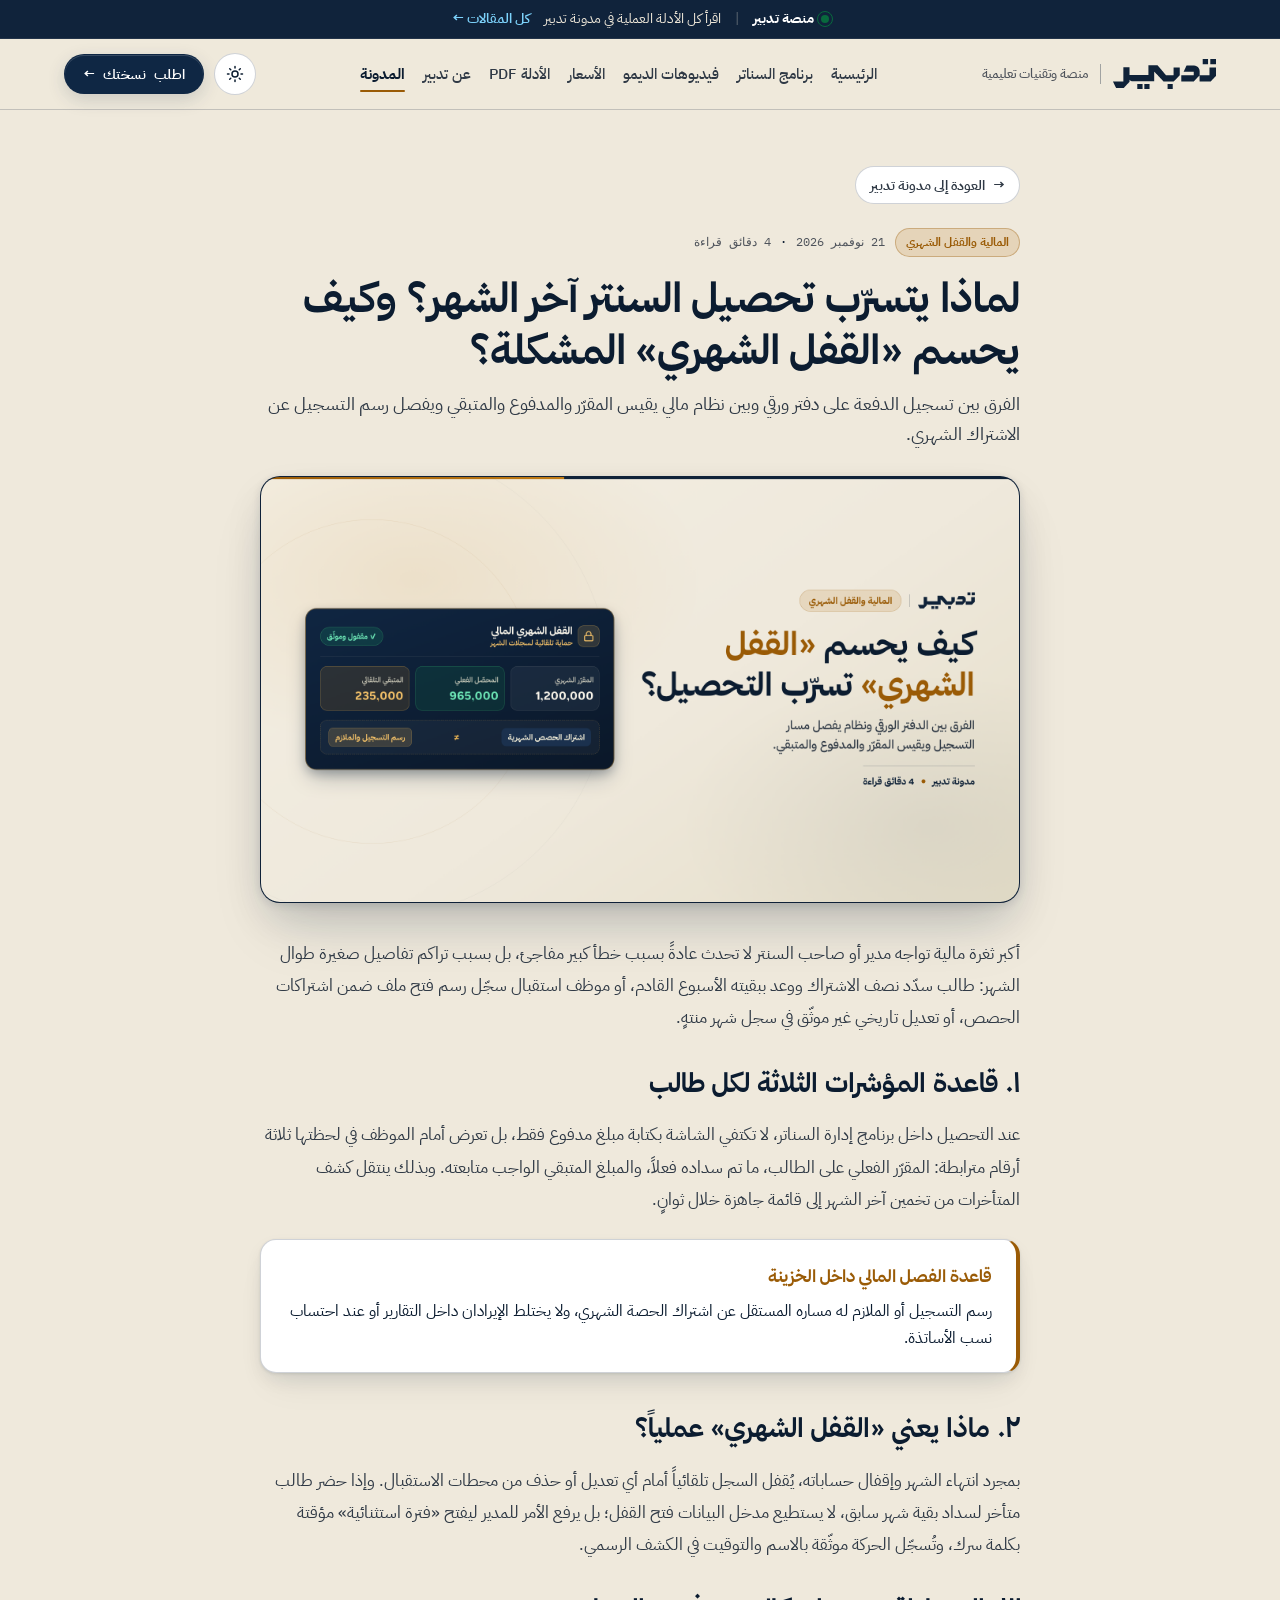
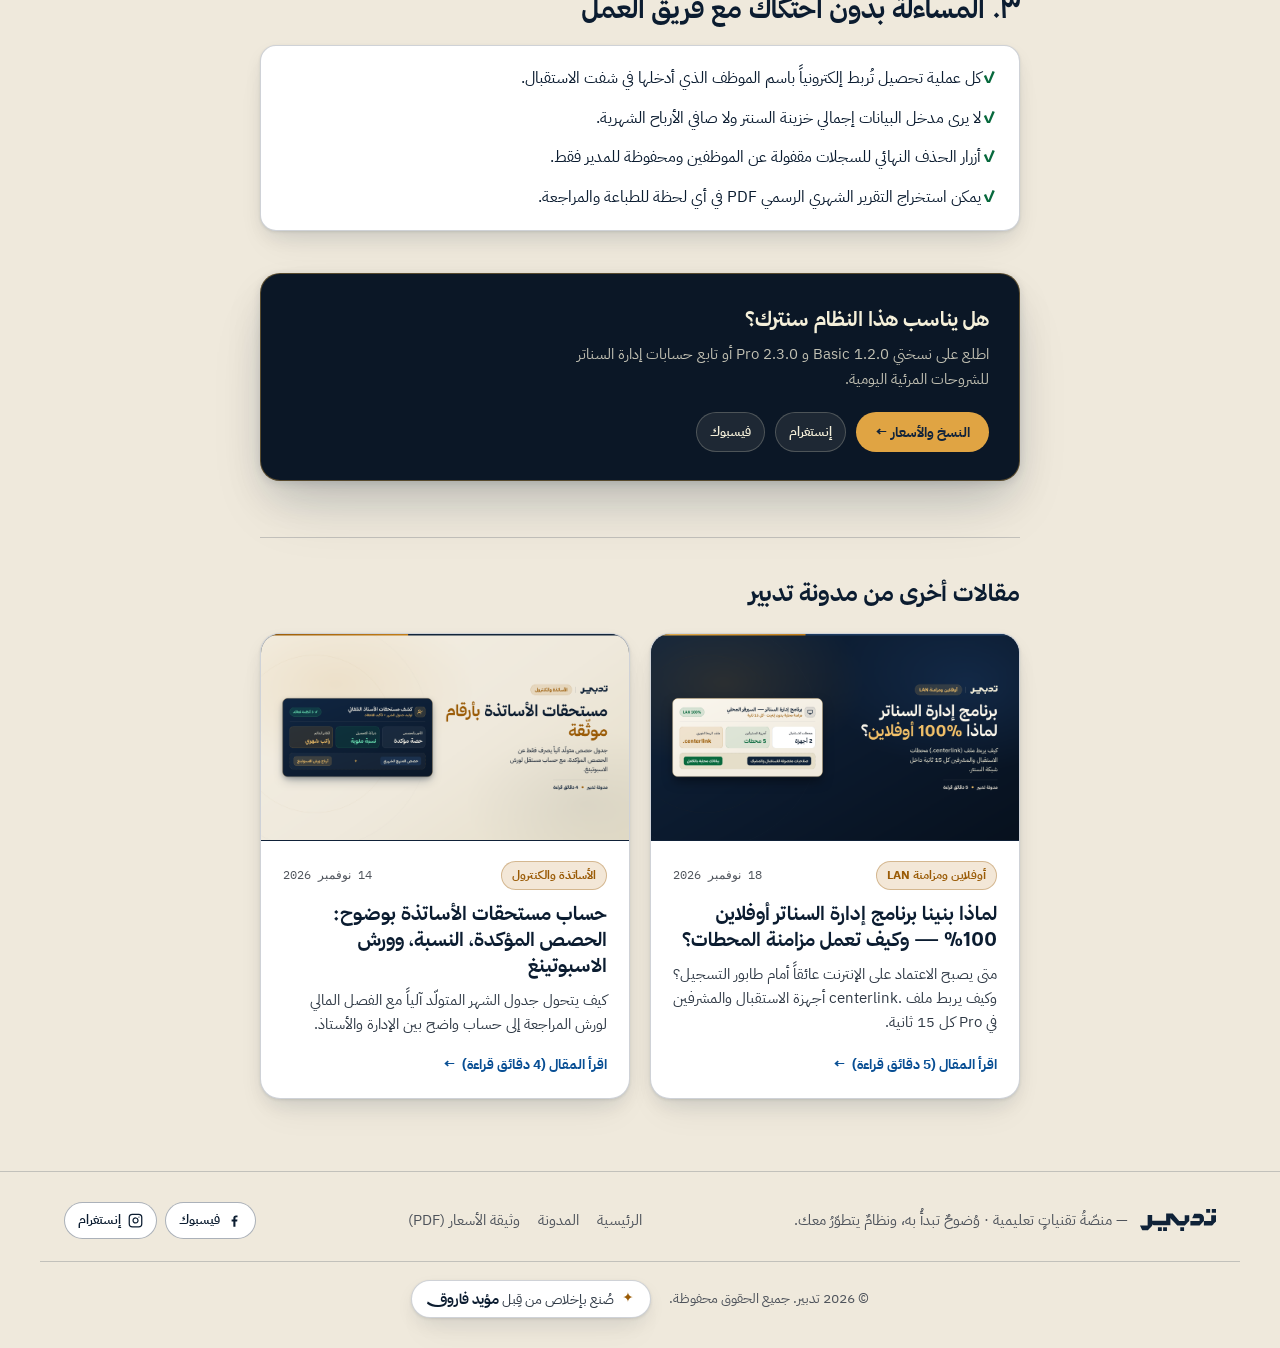
<file: article.html>
<!DOCTYPE html>
<html lang="ar" dir="rtl" data-theme="light">
<head>
  <meta charset="UTF-8" />
  <meta name="viewport" content="width=device-width, initial-scale=1.0" />
  <title>مقال — مدونة تدبير</title>
  <meta name="description" content="مقال عملي من مدونة تدبير حول تنظيم العمل الإداري والتعليمي وإدارة السناتر بدون إنترنت." />
  <meta name="theme-color" content="#0F2238" />

  <!-- Open Graph & Social Link Preview -->
  <meta property="og:type" content="article" />
  <meta property="og:site_name" content="منصة تدبير التعليمية" />
  <meta property="og:locale" content="ar_AR" />
  <meta property="og:title" content="مقال تطبيقي — مدونة تدبير العملية" />
  <meta property="og:description" content="دليل عملي من منصة تدبير في تنظيم مالية السناتر، مستحقات الأساتذة، الكنترول، والشبكة المحلية." />
  <meta property="og:image" content="https://moayadfarooq9-ops.github.io/tadbeer-website/assets/brand/og-tadbeer-blog-navy.jpg" />
  <meta property="og:image:secure_url" content="https://moayadfarooq9-ops.github.io/tadbeer-website/assets/brand/og-tadbeer-blog-navy.jpg" />
  <meta property="og:image:type" content="image/jpeg" />
  <meta property="og:image:width" content="1200" />
  <meta property="og:image:height" content="630" />
  <meta property="og:image:alt" content="مدونة تدبير العملية — منصة تدبير التعليمية" />
  <meta name="twitter:card" content="summary_large_image" />
  <meta name="twitter:title" content="مقال تطبيقي — مدونة تدبير العملية" />
  <meta name="twitter:description" content="دليل عملي من منصة تدبير في تنظيم العمل الإداري والمالي للسناتر التعليمية." />
  <meta name="twitter:image" content="https://moayadfarooq9-ops.github.io/tadbeer-website/assets/brand/og-tadbeer-blog-navy.jpg" />

  <link rel="sitemap" type="application/xml" title="Sitemap" href="sitemap.xml" />
  <link rel="icon" type="image/svg+xml" href="assets/brand/tadbeer-icon-navy.svg" />
  <link rel="icon" type="image/png" sizes="512x512" href="assets/brand/tadbeer-touch-icon.png" />
  <link rel="apple-touch-icon" sizes="512x512" href="assets/brand/tadbeer-touch-icon.png" />
  <link rel="preconnect" href="https://fonts.googleapis.com" />
  <link rel="preconnect" href="https://fonts.gstatic.com" crossorigin />
  <link href="https://fonts.googleapis.com/css2?family=IBM+Plex+Mono:wght@400;500;600&display=swap" rel="stylesheet" />
  <link rel="stylesheet" href="styles.css?v=33" />
  <link rel="stylesheet" href="blog.css?v=33" />
</head>
<body>

  <div id="scroll-progress" class="scroll-progress" aria-hidden="true"></div>

  <div class="top-ribbon">
    <div class="container ribbon-inner">
      <span class="ribbon-live">
        <span class="pulse-dot" aria-hidden="true"></span>
        <strong>منصة تدبير</strong>
      </span>
      <span class="ribbon-sep" aria-hidden="true">|</span>
      <span class="ribbon-text">اقرأ كل الأدلة العملية في مدونة تدبير</span>
      <a href="blog.html" class="ribbon-link">كل المقالات ←</a>
    </div>
  </div>

  <header id="navbar" class="navbar">
    <div class="container nav-inner">
      <a href="index.html" class="brand" aria-label="تدبير — الصفحة الرئيسية">
        <img src="assets/brand/tadbeer-ar-dark.svg" alt="تدبير" class="brand-wordmark logo-for-light" />
        <img src="assets/brand/tadbeer-ar-light.svg" alt="تدبير" class="brand-wordmark logo-for-dark" />
        <span class="brand-sep hide-xs" aria-hidden="true"></span>
        <span class="brand-sub hide-xs">منصة وتقنيات تعليمية</span>
      </a>

      <nav class="nav-links" aria-label="التنقل الرئيسي">
        <a href="index.html">الرئيسية</a>
        <a href="index.html#features">برنامج السناتر</a>
        <a href="index.html#videos">فيديوهات الديمو</a>
        <a href="index.html#pricing">الأسعار</a>
        <a href="index.html#docs">الأدلة PDF</a>
        <a href="index.html#about">عن تدبير</a>
        <a href="blog.html" class="is-active">المدونة</a>
      </nav>

      <div class="nav-actions">
        <button id="theme-toggle" class="icon-btn" type="button" aria-label="تبديل المظهر" title="تبديل الوضع النهاري / الليلي">
          <svg class="theme-icon-light" width="18" height="18" viewBox="0 0 24 24" fill="none" stroke="currentColor" stroke-width="2" stroke-linecap="round" stroke-linejoin="round" aria-hidden="true"><circle cx="12" cy="12" r="4"/><path d="M12 2v2m0 16v2M4.93 4.93l1.41 1.41m11.32 11.32 1.41 1.41M2 12h2m16 0h2M6.34 17.66l-1.41 1.41M19.07 4.93l-1.41 1.41"/></svg>
          <svg class="theme-icon-dark" width="18" height="18" viewBox="0 0 24 24" fill="none" stroke="currentColor" stroke-width="2" stroke-linecap="round" stroke-linejoin="round" aria-hidden="true"><path d="M12 3a6 6 0 0 0 9 9 9 9 0 1 1-9-9Z"/></svg>
        </button>
        <a href="index.html#contact" class="btn btn-primary btn-sm nav-cta">
          <span>اطلب</span>
          <span class="hide-xs">نسختك</span>
          <span class="arrow-rtl" aria-hidden="true">←</span>
        </a>
        <button id="mobile-menu-btn" class="icon-btn mobile-menu-trigger" type="button" aria-label="فتح القائمة" aria-expanded="false">
          <svg width="20" height="20" viewBox="0 0 24 24" fill="none" stroke="currentColor" stroke-width="2" stroke-linecap="round" aria-hidden="true"><line x1="4" y1="7" x2="20" y2="7"/><line x1="4" y1="12" x2="20" y2="12"/><line x1="4" y1="17" x2="20" y2="17"/></svg>
        </button>
      </div>
    </div>

    <div id="mobile-drawer" class="mobile-drawer" hidden>
      <div class="container mobile-drawer-inner">
        <a href="index.html" class="mobile-link">الصفحة الرئيسية</a>
        <a href="blog.html" class="mobile-link">كل مقالات المدونة</a>
        <a href="index.html#features" class="mobile-link">برنامج إدارة السناتر (المميزات)</a>
        <a href="index.html#pricing" class="mobile-link">الأسعار ($100 / $200)</a>
        <a href="index.html#about" class="mobile-link">عن تدبير</a>
        <a href="index.html#contact" class="btn btn-primary btn-full mobile-link">اطلب نسختك الآن ←</a>
      </div>
    </div>
  </header>

  <main>
    <article class="article-section">
      <div class="container">
        <div id="article-shell" class="article-shell">
          <a href="blog.html" class="article-back">
            <span aria-hidden="true">→</span>
            <span>العودة إلى مدونة تدبير</span>
          </a>

          <header class="article-header">
            <div class="featured-tag-row">
              <span id="article-cat" class="post-cat">المالية والقفل الشهري</span>
              <span id="article-date" class="post-date">21 نوفمبر 2026</span>
              <span class="dot-sep" aria-hidden="true">·</span>
              <span id="article-read" class="post-date">4 دقائق قراءة</span>
            </div>

            <h1 id="article-title" class="article-title font-serif"></h1>
            <p id="article-excerpt" class="article-excerpt"></p>
          </header>

          <figure class="article-cover">
            <img id="article-cover-img" src="assets/blog/monthly-lock-finance.png?v=28" alt="صورة المقال" />
          </figure>

          <div id="article-body" class="article-body"></div>

          <aside class="article-end-card">
            <div class="article-end-info">
              <h3>هل يناسب هذا النظام سنترك؟</h3>
              <p>اطلع على نسختي Basic 1.2.0 و Pro 2.3.0 أو تابع حسابات إدارة السناتر للشروحات المرئية اليومية.</p>
            </div>
            <div class="article-end-actions">
              <a href="index.html#pricing" class="btn btn-gold btn-sm">النسخ والأسعار ←</a>
              <a href="https://www.instagram.com/sanater.app/" target="_blank" rel="noopener noreferrer" class="social-pill social-pill-dark">إنستغرام</a>
              <a href="https://www.facebook.com/profile.php?id=61596484753594" target="_blank" rel="noopener noreferrer" class="social-pill social-pill-dark">فيسبوك</a>
            </div>
          </aside>

          <section class="related-section" aria-label="مقالات أخرى مقترحة">
            <h2 class="related-heading font-serif">مقالات أخرى من مدونة <span class="kashida-swash">تدبير</span></h2>
            <div id="related-posts-grid" class="related-grid"></div>
          </section>
        </div>
      </div>
    </article>
  </main>

  <footer class="footer">
    <div class="container footer-inner">
      <div class="footer-brand">
        <img src="assets/brand/tadbeer-ar-dark.svg" alt="تدبير" class="footer-logo logo-for-light" />
        <img src="assets/brand/tadbeer-ar-light.svg" alt="تدبير" class="footer-logo logo-for-dark" />
        <span>— منصّةُ تقنياتٍ تعليمية · وُضوحٌ تبدأُ به، ونظامٌ يتطوّرُ معك.</span>
      </div>
      <div class="footer-links">
        <a href="index.html">الرئيسية</a>
        <a href="blog.html">المدونة</a>
        <a href="assets/official-pricing.pdf" target="_blank" rel="noopener">وثيقة الأسعار (PDF)</a>
      </div>
      <div class="footer-social" aria-label="حسابات إدارة السناتر الرسمية">
        <a href="https://www.facebook.com/profile.php?id=61596484753594" target="_blank" rel="noopener noreferrer" class="social-pill" aria-label="فيسبوك">
          <svg width="15" height="15" viewBox="0 0 24 24" fill="currentColor" aria-hidden="true"><path d="M13.5 22v-8.25h2.77l.42-3.22H13.5V8.48c0-.93.26-1.56 1.6-1.56h1.7V4.03c-.3-.04-1.31-.13-2.49-.13-2.46 0-4.15 1.5-4.15 4.26v2.37H7.38v3.22h2.78V22h3.34z"/></svg>
          <span>فيسبوك</span>
        </a>
        <a href="https://www.instagram.com/sanater.app/" target="_blank" rel="noopener noreferrer" class="social-pill" aria-label="إنستغرام">
          <svg width="15" height="15" viewBox="0 0 24 24" fill="none" stroke="currentColor" stroke-width="2" stroke-linecap="round" stroke-linejoin="round" aria-hidden="true"><rect width="20" height="20" x="2" y="2" rx="5" ry="5"/><path d="M16 11.37A4 4 0 1 1 12.63 8 4 4 0 0 1 16 11.37z"/><line x1="17.5" x2="17.51" y1="6.5" y2="6.5"/></svg>
          <span>إنستغرام</span>
        </a>
      </div>
      </div>
    <div class="container footer-signature-bar">
      <span class="footer-copy-text">© <span id="year">2026</span> تدبير. جميع الحقوق محفوظة.</span>
      <span class="footer-maker-pill">
        <span class="footer-sig-dot" aria-hidden="true">✦</span>
        <span>صُنع بإخلاص من قِبل <strong class="kashida-swash">مؤيد فاروق</strong></span>
      </span>
    </div>
  </footer>

  <script src="posts-data.js?v=28"></script>
  <script src="app.js?v=23"></script>
  <script src="blog.js?v=23"></script>
</body>
</html>
</file>
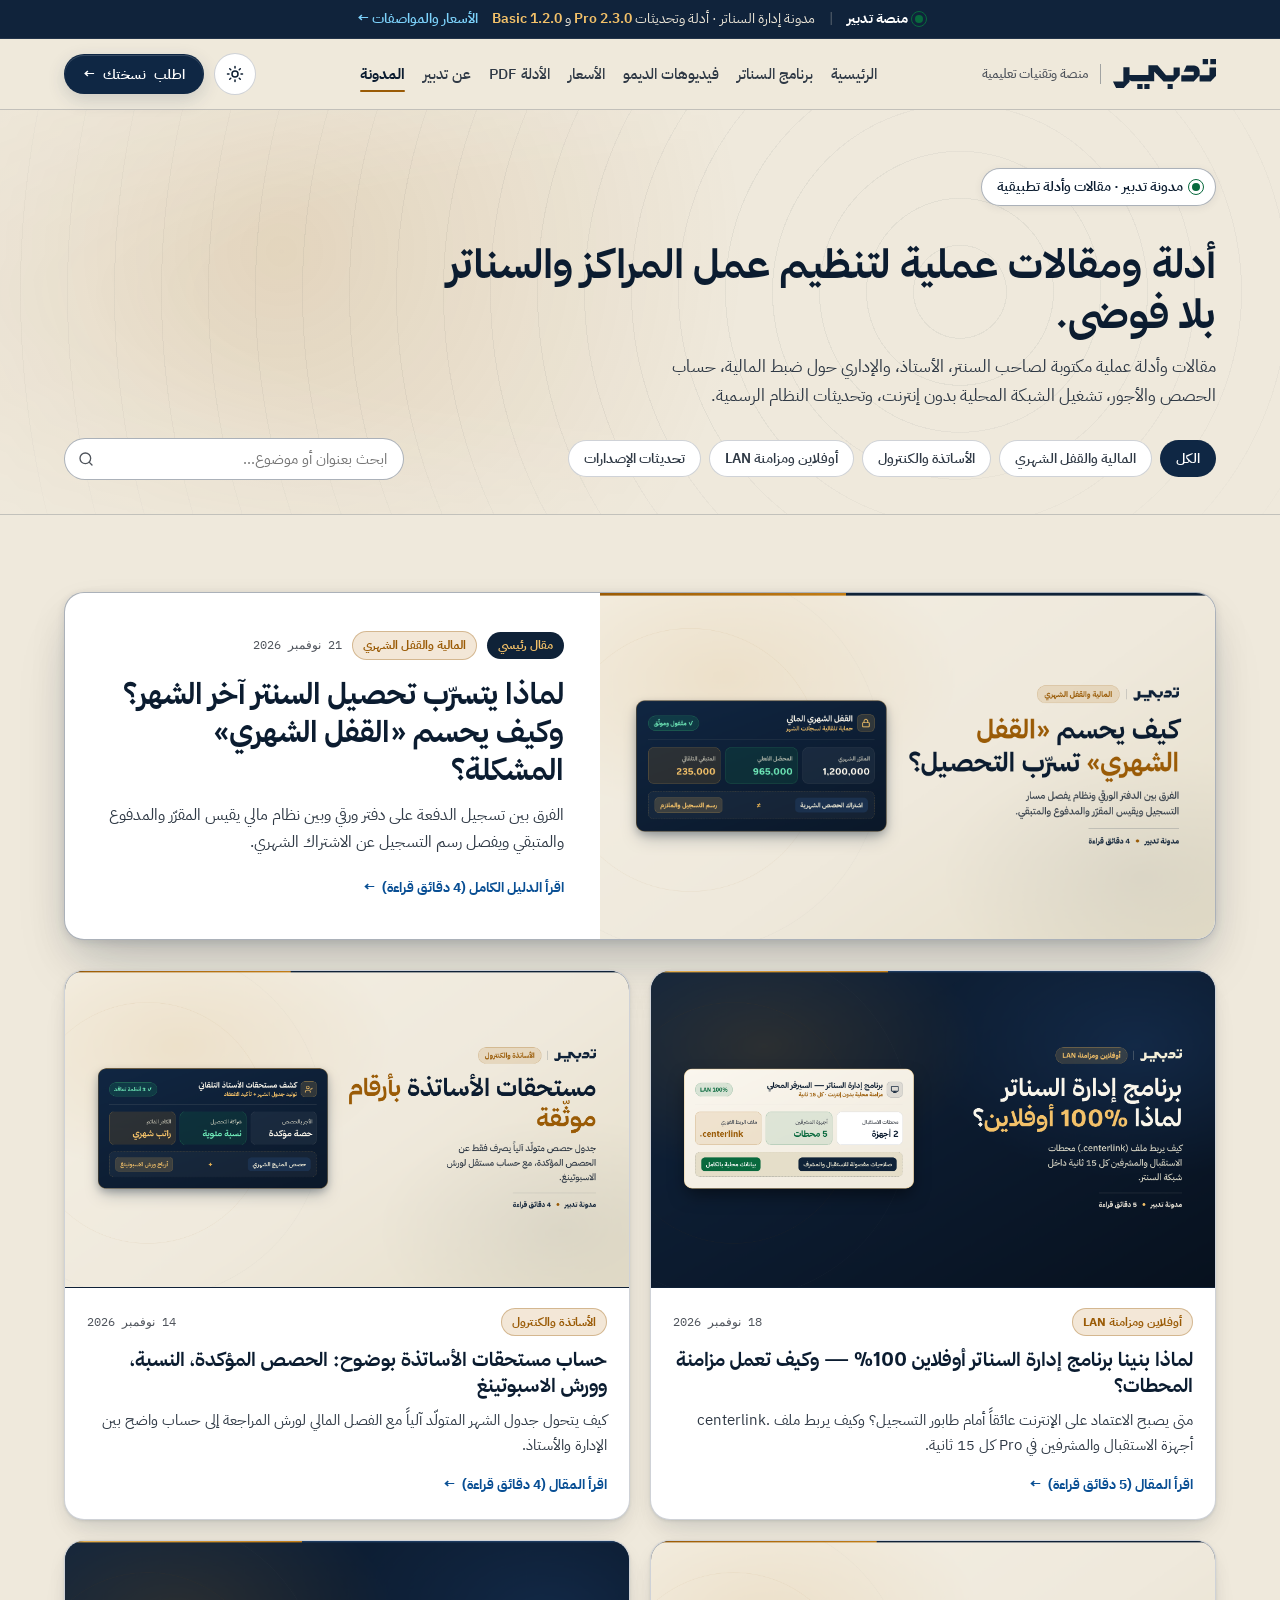
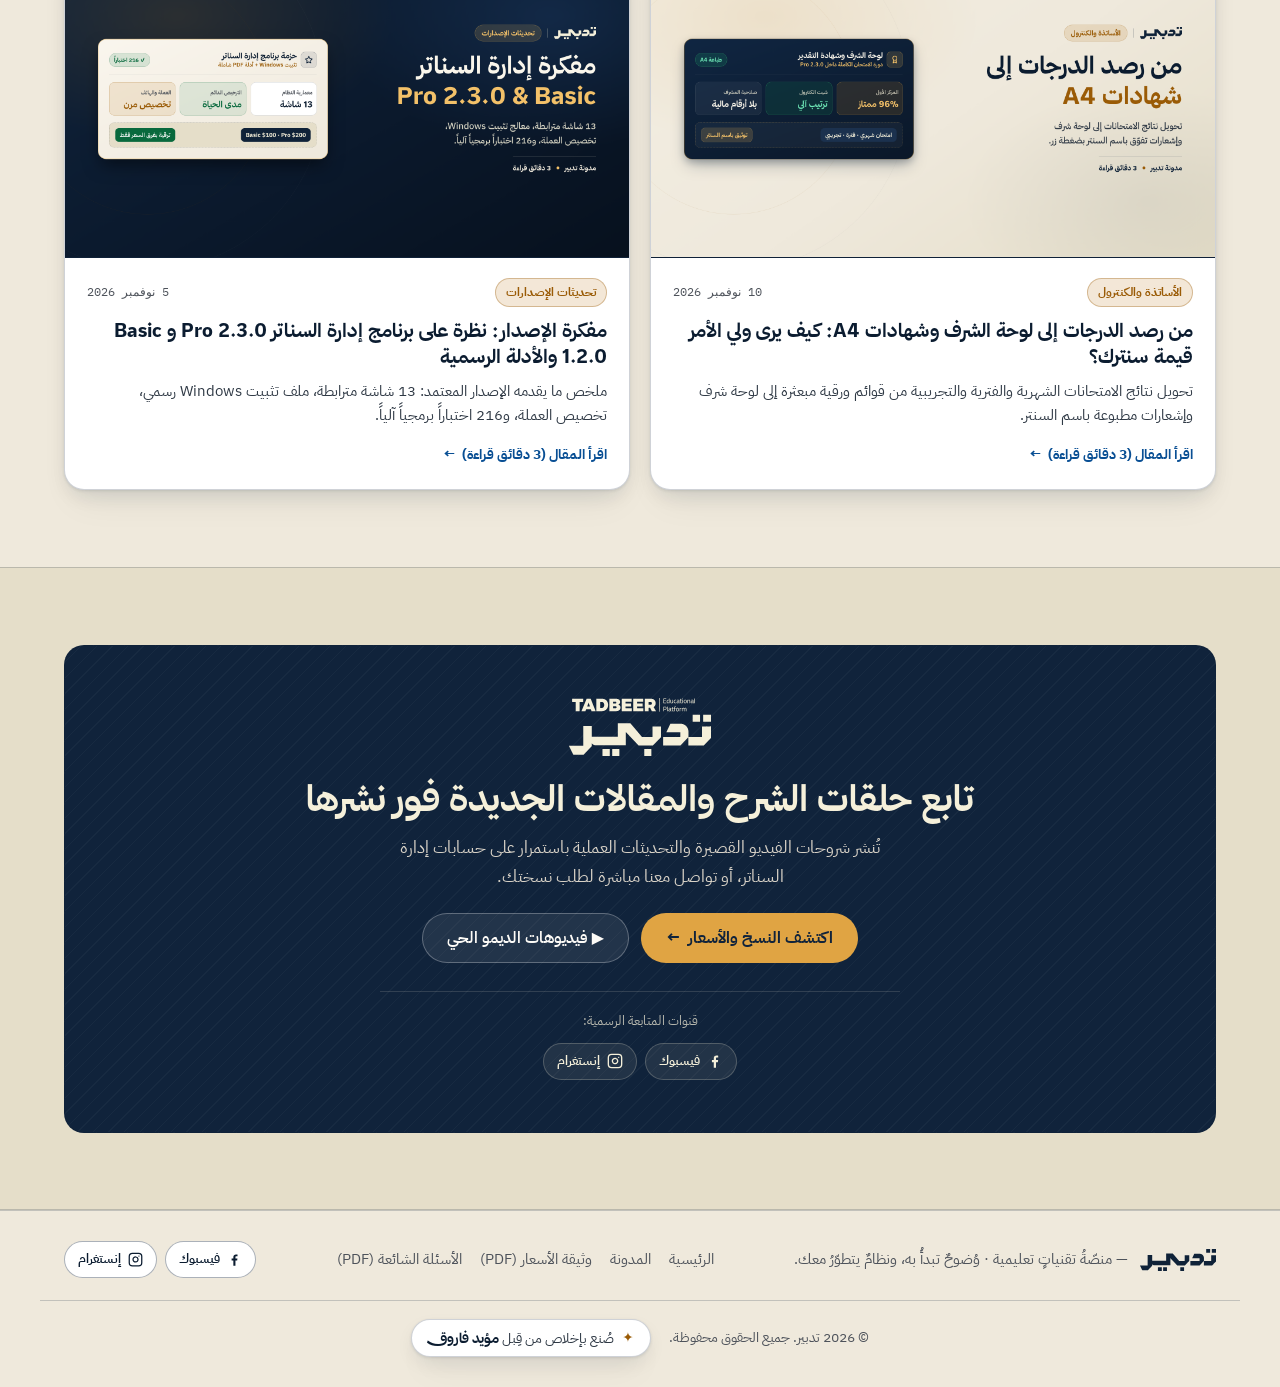
<file: blog.html>
<!DOCTYPE html>
<html lang="ar" dir="rtl" data-theme="light">
<head>
  <meta charset="UTF-8" />
  <meta name="viewport" content="width=device-width, initial-scale=1.0" />
  <title>مدونة تدبير — أدلة ومذكّرات إدارة السناتر التعليمية</title>
  <meta name="description" content="مدونة تدبير العملية: مقالات متخصصة في تنظيم مالية السناتر، القفل الشهري، حساب أجور الأساتذة، الكنترول والشهادات، وتشغيل الشبكة بدون إنترنت." />
  <meta name="theme-color" content="#0F2238" />
  <link rel="canonical" href="https://moayadfarooq9-ops.github.io/tadbeer-website/blog.html" />

  <!-- Open Graph & Social Link Preview -->
  <meta property="og:type" content="website" />
  <meta property="og:site_name" content="منصة تدبير التعليمية" />
  <meta property="og:locale" content="ar_AR" />
  <meta property="og:title" content="مدونة تدبير — أدلة ومذكّرات تنظيم العمل التعليمي" />
  <meta property="og:description" content="مقالات عملية لصاحب السنتر والأستاذ والإداري: ضبط التحصيل، القفل الشهري، حساب مستحقات الأساتذة، والكنترول والشبكة المحلية." />
  <meta property="og:image" content="https://moayadfarooq9-ops.github.io/tadbeer-website/assets/brand/og-tadbeer-blog-navy.jpg" />
  <meta property="og:image:secure_url" content="https://moayadfarooq9-ops.github.io/tadbeer-website/assets/brand/og-tadbeer-blog-navy.jpg" />
  <meta property="og:image:type" content="image/jpeg" />
  <meta property="og:image:width" content="1200" />
  <meta property="og:image:height" content="630" />
  <meta property="og:image:alt" content="مدونة تدبير العملية — منصة تدبير التعليمية" />
  <meta name="twitter:card" content="summary_large_image" />
  <meta name="twitter:title" content="مدونة تدبير — أدلة ومذكّرات تنظيم العمل التعليمي" />
  <meta name="twitter:description" content="مقالات عملية في مالية السناتر، القفل الشهري، أجور الأساتذة، ومزامنة الشبكة المحلية." />
  <meta name="twitter:image" content="https://moayadfarooq9-ops.github.io/tadbeer-website/assets/brand/og-tadbeer-blog-navy.jpg" />

  <link rel="sitemap" type="application/xml" title="Sitemap" href="sitemap.xml" />
  <link rel="icon" type="image/svg+xml" href="assets/brand/tadbeer-icon-navy.svg" />
  <link rel="icon" type="image/png" sizes="512x512" href="assets/brand/tadbeer-touch-icon.png" />
  <link rel="apple-touch-icon" sizes="512x512" href="assets/brand/tadbeer-touch-icon.png" />
  <link rel="preconnect" href="https://fonts.googleapis.com" />
  <link rel="preconnect" href="https://fonts.gstatic.com" crossorigin />
  <link href="https://fonts.googleapis.com/css2?family=IBM+Plex+Mono:wght@400;500;600&display=swap" rel="stylesheet" />
  <link rel="stylesheet" href="styles.css?v=33" />
  <link rel="stylesheet" href="blog.css?v=33" />
</head>
<body>

  <div id="scroll-progress" class="scroll-progress" aria-hidden="true"></div>

  <!-- Top Live Pulse Ribbon -->
  <div class="top-ribbon">
    <div class="container ribbon-inner">
      <span class="ribbon-live">
        <span class="pulse-dot" aria-hidden="true"></span>
        <strong>منصة تدبير</strong>
      </span>
      <span class="ribbon-sep" aria-hidden="true">|</span>
      <span class="ribbon-text">مدونة إدارة السناتر · أدلة وتحديثات <strong dir="ltr">Pro 2.3.0</strong> و <strong dir="ltr">Basic 1.2.0</strong></span>
      <a href="index.html#pricing" class="ribbon-link">الأسعار والمواصفات ←</a>
    </div>
  </div>

  <!-- Sticky Navbar -->
  <header id="navbar" class="navbar">
    <div class="container nav-inner">
      <a href="index.html" class="brand" aria-label="تدبير — الصفحة الرئيسية">
        <img src="assets/brand/tadbeer-ar-dark.svg" alt="تدبير" class="brand-wordmark logo-for-light" />
        <img src="assets/brand/tadbeer-ar-light.svg" alt="تدبير" class="brand-wordmark logo-for-dark" />
        <span class="brand-sep hide-xs" aria-hidden="true"></span>
        <span class="brand-sub hide-xs">منصة وتقنيات تعليمية</span>
      </a>

      <nav class="nav-links" aria-label="التنقل الرئيسي">
        <a href="index.html">الرئيسية</a>
        <a href="index.html#features">برنامج السناتر</a>
        <a href="index.html#videos">فيديوهات الديمو</a>
        <a href="index.html#pricing">الأسعار</a>
        <a href="index.html#docs">الأدلة PDF</a>
        <a href="index.html#about">عن تدبير</a>
        <a href="blog.html" class="is-active">المدونة</a>
      </nav>

      <div class="nav-actions">
        <button id="theme-toggle" class="icon-btn" type="button" aria-label="تبديل المظهر" title="تبديل الوضع النهاري / الليلي">
          <svg class="theme-icon-light" width="18" height="18" viewBox="0 0 24 24" fill="none" stroke="currentColor" stroke-width="2" stroke-linecap="round" stroke-linejoin="round" aria-hidden="true"><circle cx="12" cy="12" r="4"/><path d="M12 2v2m0 16v2M4.93 4.93l1.41 1.41m11.32 11.32 1.41 1.41M2 12h2m16 0h2M6.34 17.66l-1.41 1.41M19.07 4.93l-1.41 1.41"/></svg>
          <svg class="theme-icon-dark" width="18" height="18" viewBox="0 0 24 24" fill="none" stroke="currentColor" stroke-width="2" stroke-linecap="round" stroke-linejoin="round" aria-hidden="true"><path d="M12 3a6 6 0 0 0 9 9 9 9 0 1 1-9-9Z"/></svg>
        </button>
        <a href="index.html#contact" class="btn btn-primary btn-sm nav-cta">
          <span>اطلب</span>
          <span class="hide-xs">نسختك</span>
          <span class="arrow-rtl" aria-hidden="true">←</span>
        </a>
        <button id="mobile-menu-btn" class="icon-btn mobile-menu-trigger" type="button" aria-label="فتح القائمة" aria-expanded="false">
          <svg width="20" height="20" viewBox="0 0 24 24" fill="none" stroke="currentColor" stroke-width="2" stroke-linecap="round" aria-hidden="true"><line x1="4" y1="7" x2="20" y2="7"/><line x1="4" y1="12" x2="20" y2="12"/><line x1="4" y1="17" x2="20" y2="17"/></svg>
        </button>
      </div>
    </div>

    <div id="mobile-drawer" class="mobile-drawer" hidden>
      <div class="container mobile-drawer-inner">
        <a href="index.html" class="mobile-link">الصفحة الرئيسية</a>
        <a href="index.html#features" class="mobile-link">برنامج إدارة السناتر (المميزات)</a>
        <a href="index.html#videos" class="mobile-link">فيديوهات الديمو</a>
        <a href="index.html#pricing" class="mobile-link">الأسعار ($100 / $200)</a>
        <a href="index.html#docs" class="mobile-link">الأدلة الرسمية (PDF)</a>
        <a href="index.html#about" class="mobile-link">عن تدبير</a>
        <a href="blog.html" class="mobile-link">مدونة تدبير</a>
        <a href="index.html#contact" class="btn btn-primary btn-full mobile-link">اطلب نسختك الآن ←</a>
      </div>
    </div>
  </header>

  <main>
    <!-- Blog Masthead & Filter Bar -->
    <section class="blog-hero">
      <div class="hero-bg-rings" aria-hidden="true"></div>
      <div class="container" style="position: relative; z-index: 1;">
        <div class="blog-masthead">
          <div class="eyebrow-pill hero-anim">
            <span class="pulse-dot" aria-hidden="true"></span>
            <span>مدونة تدبير · مقالات وأدلة تطبيقية</span>
          </div>

          <h1 class="blog-title font-serif hero-anim">
            أدلة ومقالات عملية لتنظيم عمل <span class="kashida-swash">المراكز والسناتر</span> بلا فوضى.
          </h1>

          <p class="blog-sub hero-anim">
            مقالات وأدلة عملية مكتوبة لصاحب السنتر، الأستاذ، والإداري حول ضبط المالية، حساب الحصص والأجور، تشغيل الشبكة المحلية بدون إنترنت، وتحديثات النظام الرسمية.
          </p>
        </div>

        <div class="blog-controls-bar hero-anim">
          <div class="blog-filters" role="group" aria-label="تصفية المقالات حسب التصنيف">
            <button type="button" class="filter-pill active" data-category="all" aria-pressed="true">الكل</button>
            <button type="button" class="filter-pill" data-category="finance" aria-pressed="false">المالية والقفل الشهري</button>
            <button type="button" class="filter-pill" data-category="teachers" aria-pressed="false">الأساتذة والكنترول</button>
            <button type="button" class="filter-pill" data-category="architecture" aria-pressed="false">أوفلاين ومزامنة LAN</button>
            <button type="button" class="filter-pill" data-category="releases" aria-pressed="false">تحديثات الإصدارات</button>
          </div>

          <div class="blog-search-wrap">
            <label for="blog-search-input" class="sr-only">ابحث في مقالات المدونة</label>
            <input id="blog-search-input" type="search" class="blog-search-input" placeholder="ابحث بعنوان أو موضوع..." autocomplete="off" />
            <svg class="blog-search-icon" width="16" height="16" viewBox="0 0 24 24" fill="none" stroke="currentColor" stroke-width="2" stroke-linecap="round" stroke-linejoin="round" aria-hidden="true"><circle cx="11" cy="11" r="8"/><path d="m21 21-4.3-4.3"/></svg>
          </div>
        </div>
      </div>
    </section>

    <!-- Articles Feed -->
    <section class="section">
      <div class="container">
        <div id="featured-post-slot"></div>
        <div id="posts-grid" class="posts-grid"></div>
        <div id="empty-blog-state" class="empty-blog-state" hidden>
          لا توجد مقالات مطابقة لعبارة البحث الحالية — جرّب تصنيفاً آخر أو امسح البحث لعرض جميع المقالات.
        </div>
      </div>
    </section>

    <!-- Follow Updates CTA -->
    <section class="section section-alt">
      <div class="container">
        <div class="cta-box" data-reveal>
          <img src="assets/brand/tadbeer-full-light.svg" alt="TADBEER Educational Platform — تدبير" class="cta-logo" />
          <h2 class="font-serif">تابع حلقات الشرح والمقالات الجديدة فور <span class="kashida-swash">نشرها</span></h2>
          <p>تُنشر شروحات الفيديو القصيرة والتحديثات العملية باستمرار على حسابات إدارة السناتر، أو تواصل معنا مباشرة لطلب نسختك.</p>
          <div class="cta-actions">
            <a href="index.html#pricing" class="btn btn-gold btn-lg">
              <span>اكتشف النسخ والأسعار</span>
              <span class="arrow-rtl" aria-hidden="true">←</span>
            </a>
            <a href="index.html#videos" class="btn btn-outline-light btn-lg">
              <span>▶ فيديوهات الديمو الحي</span>
            </a>
          </div>
          <div class="cta-social-row">
            <span class="cta-social-label">قنوات المتابعة الرسمية:</span>
            <div class="cta-social-links">
              <a href="https://www.facebook.com/profile.php?id=61596484753594" target="_blank" rel="noopener noreferrer" class="social-pill social-pill-dark">
                <svg width="16" height="16" viewBox="0 0 24 24" fill="currentColor" aria-hidden="true"><path d="M13.5 22v-8.25h2.77l.42-3.22H13.5V8.48c0-.93.26-1.56 1.6-1.56h1.7V4.03c-.3-.04-1.31-.13-2.49-.13-2.46 0-4.15 1.5-4.15 4.26v2.37H7.38v3.22h2.78V22h3.34z"/></svg>
                <span>فيسبوك</span>
              </a>
              <a href="https://www.instagram.com/sanater.app/" target="_blank" rel="noopener noreferrer" class="social-pill social-pill-dark">
                <svg width="16" height="16" viewBox="0 0 24 24" fill="none" stroke="currentColor" stroke-width="2" stroke-linecap="round" stroke-linejoin="round" aria-hidden="true"><rect width="20" height="20" x="2" y="2" rx="5" ry="5"/><path d="M16 11.37A4 4 0 1 1 12.63 8 4 4 0 0 1 16 11.37z"/><line x1="17.5" x2="17.51" y1="6.5" y2="6.5"/></svg>
                <span>إنستغرام</span>
              </a>
            </div>
          </div>
        </div>
      </div>
    </section>
  </main>

  <footer class="footer">
    <div class="container footer-inner">
      <div class="footer-brand">
        <img src="assets/brand/tadbeer-ar-dark.svg" alt="تدبير" class="footer-logo logo-for-light" />
        <img src="assets/brand/tadbeer-ar-light.svg" alt="تدبير" class="footer-logo logo-for-dark" />
        <span>— منصّةُ تقنياتٍ تعليمية · وُضوحٌ تبدأُ به، ونظامٌ يتطوّرُ معك.</span>
      </div>
      <div class="footer-links">
        <a href="index.html">الرئيسية</a>
        <a href="blog.html">المدونة</a>
        <a href="assets/official-pricing.pdf" target="_blank" rel="noopener">وثيقة الأسعار (PDF)</a>
        <a href="assets/faq.pdf" target="_blank" rel="noopener">الأسئلة الشائعة (PDF)</a>
      </div>
      <div class="footer-social" aria-label="حسابات إدارة السناتر الرسمية">
        <a href="https://www.facebook.com/profile.php?id=61596484753594" target="_blank" rel="noopener noreferrer" class="social-pill" aria-label="فيسبوك">
          <svg width="15" height="15" viewBox="0 0 24 24" fill="currentColor" aria-hidden="true"><path d="M13.5 22v-8.25h2.77l.42-3.22H13.5V8.48c0-.93.26-1.56 1.6-1.56h1.7V4.03c-.3-.04-1.31-.13-2.49-.13-2.46 0-4.15 1.5-4.15 4.26v2.37H7.38v3.22h2.78V22h3.34z"/></svg>
          <span>فيسبوك</span>
        </a>
        <a href="https://www.instagram.com/sanater.app/" target="_blank" rel="noopener noreferrer" class="social-pill" aria-label="إنستغرام">
          <svg width="15" height="15" viewBox="0 0 24 24" fill="none" stroke="currentColor" stroke-width="2" stroke-linecap="round" stroke-linejoin="round" aria-hidden="true"><rect width="20" height="20" x="2" y="2" rx="5" ry="5"/><path d="M16 11.37A4 4 0 1 1 12.63 8 4 4 0 0 1 16 11.37z"/><line x1="17.5" x2="17.51" y1="6.5" y2="6.5"/></svg>
          <span>إنستغرام</span>
        </a>
      </div>
      </div>
    <div class="container footer-signature-bar">
      <span class="footer-copy-text">© <span id="year">2026</span> تدبير. جميع الحقوق محفوظة.</span>
      <span class="footer-maker-pill">
        <span class="footer-sig-dot" aria-hidden="true">✦</span>
        <span>صُنع بإخلاص من قِبل <strong class="kashida-swash">مؤيد فاروق</strong></span>
      </span>
    </div>
  </footer>

  <script src="posts-data.js?v=28"></script>
  <script src="app.js?v=23"></script>
  <script src="blog.js?v=23"></script>
</body>
</html>
</file>
<file: styles.css>
/* ==========================================================================
   TadbeerWebSite v9 — Classic Structure × Architectural Typography & Hierarchy
   Font Pairing: Thmanyah Sans (Display & Headings) + IBM Plex Sans Arabic (UI)
                 + IBM Plex Mono (Technical Indices & Numerals)
   ========================================================================== */

@font-face {
  font-family: "IBM Plex Sans Arabic";
  src:
    url("assets/fonts/IBMPlexSansArabic-Regular.woff2") format("woff2"),
    url("assets/fonts/IBMPlexSansArabic-Regular.ttf") format("truetype");
  font-weight: 400;
  font-style: normal;
  font-display: swap;
}
@font-face {
  font-family: "IBM Plex Sans Arabic";
  src:
    url("assets/fonts/IBMPlexSansArabic-Medium.woff2") format("woff2"),
    url("assets/fonts/IBMPlexSansArabic-Medium.ttf") format("truetype");
  font-weight: 500;
  font-style: normal;
  font-display: swap;
}
@font-face {
  font-family: "IBM Plex Sans Arabic";
  src:
    url("assets/fonts/IBMPlexSansArabic-SemiBold.woff2") format("woff2"),
    url("assets/fonts/IBMPlexSansArabic-SemiBold.ttf") format("truetype");
  font-weight: 600;
  font-style: normal;
  font-display: swap;
}
@font-face {
  font-family: "IBM Plex Sans Arabic";
  src:
    url("assets/fonts/IBMPlexSansArabic-Bold.woff2") format("woff2"),
    url("assets/fonts/IBMPlexSansArabic-Bold.ttf") format("truetype");
  font-weight: 700;
  font-style: normal;
  font-display: swap;
}

@font-face {
  font-family: "Thmanyah Sans";
  src:
    url("assets/fonts/thmanyahsans-Regular.woff2") format("woff2"),
    url("assets/fonts/thmanyahsans-Regular.otf") format("opentype");
  font-weight: 400;
  font-style: normal;
  font-display: swap;
}
@font-face {
  font-family: "Thmanyah Sans";
  src:
    url("assets/fonts/thmanyahsans-Medium.woff2") format("woff2"),
    url("assets/fonts/thmanyahsans-Medium.otf") format("opentype");
  font-weight: 500;
  font-style: normal;
  font-display: swap;
}
@font-face {
  font-family: "Thmanyah Sans";
  src:
    url("assets/fonts/thmanyahsans-Bold.woff2") format("woff2"),
    url("assets/fonts/thmanyahsans-Bold.otf") format("opentype");
  font-weight: 700 900;
  font-style: normal;
  font-display: swap;
}

:root {
  /* Light Mode: Serene Brand Ivory Canvas + Balanced Warm Linen Band + Crisp Elevated Cards */
  --c-bg: #efe9dc;
  --c-band: #e5dec9;
  --c-surface: #ffffff;
  --c-surface-2: #eee8da;
  --c-text: #0b1c30;
  --c-text-2: #2f3945;
  --c-text-3: #4e535b;
  --c-border: rgba(15, 34, 56, 0.2);
  --c-border-strong: rgba(15, 34, 56, 0.35);

  /* Crisp Multi-Layered Pro Shadows (Contact + Directional Drop + Ambient Lift) */
  --shadow-card:
    0 1px 3px rgba(15, 34, 56, 0.11),
    0 8px 20px -4px rgba(15, 34, 56, 0.11),
    0 20px 36px -12px rgba(15, 34, 56, 0.08);
  --shadow-card-hover:
    0 2px 6px rgba(15, 34, 56, 0.13),
    0 14px 30px -6px rgba(15, 34, 56, 0.16),
    0 26px 50px -14px rgba(15, 34, 56, 0.14);
  --shadow-stage:
    0 2px 8px rgba(15, 34, 56, 0.12),
    0 18px 40px -8px rgba(15, 34, 56, 0.17),
    0 34px 66px -16px rgba(15, 34, 56, 0.14);

  /* Brand & Semantic Accents (WCAG AA/AAA Verified on White & Soft Tints) */
  --c-primary: #0f2744;
  --c-primary-ink: #ffffff;
  --c-accent: #094f94;
  --c-gold: #9a5b06;
  --c-gold-soft: rgba(180, 108, 8, 0.16);
  --c-green: #08693d;
  --c-red: #a8201d;
  --c-amber: #934304;

  /* Harmonized Geometric Typography System (matching Kufic Wordmark) */
  --font-serif: "Thmanyah Sans", "IBM Plex Sans Arabic", system-ui, sans-serif;
  --font-sans: "IBM Plex Sans Arabic", system-ui, -apple-system, sans-serif;
  --font-hand: "IBM Plex Sans Arabic", system-ui, sans-serif;
  --font-mono: "IBM Plex Mono", ui-monospace, monospace;

  /* Radii & Motion */
  --r-sm: 10px;
  --r-md: 16px;
  --r-lg: 20px;
  --r-pill: 9999px;
  --ease-out: cubic-bezier(0.16, 1, 0.3, 1);
  --t: 0.2s cubic-bezier(0.2, 0.6, 0.2, 1);
}

[data-theme="dark"] {
  --c-bg: #070b12;
  --c-band: #0d131e;
  --c-surface: #161f2e;
  --c-surface-2: #222e42;
  --c-text: #f7f3e8;
  --c-text-2: #cbc6bc;
  --c-text-3: #9da4af;
  --c-border: rgba(245, 240, 218, 0.2);
  --c-border-strong: rgba(245, 240, 218, 0.34);

  --shadow-card:
    inset 0 1px 0 rgba(255, 255, 255, 0.12),
    0 6px 16px rgba(0, 0, 0, 0.5),
    0 18px 36px -10px rgba(0, 0, 0, 0.62);
  --shadow-card-hover:
    inset 0 1px 0 rgba(255, 255, 255, 0.18),
    0 12px 28px rgba(0, 0, 0, 0.62),
    0 26px 48px -12px rgba(0, 0, 0, 0.72);
  --shadow-stage:
    inset 0 1px 0 rgba(255, 255, 255, 0.12),
    0 24px 58px rgba(0, 0, 0, 0.68);

  --c-primary: #e0a443;
  --c-primary-ink: #090a0c;
  --c-accent: #7dd3fc;
  --c-gold: #e8b354;
  --c-gold-soft: rgba(232, 179, 84, 0.18);
  --c-green: #34d399;
  --c-red: #f87171;
  --c-amber: #fbbf24;
}

*,
*::before,
*::after {
  box-sizing: border-box;
  margin: 0;
  padding: 0;
}

[hidden] {
  display: none !important;
}

html {
  scroll-behavior: smooth;
  scroll-padding-top: 86px;
  font-size: 16px;
}

body {
  font-family: var(--font-sans);
  font-size: 1rem;
  background-color: var(--c-bg);
  color: var(--c-text);
  line-height: 1.68;
  font-optical-sizing: auto;
  -webkit-font-smoothing: antialiased;
  text-rendering: optimizeLegibility;
  letter-spacing: 0 !important;
  overflow-x: hidden;
  transition: background-color var(--t), color var(--t);
}

h1, h2, h3, h4, .font-serif {
  font-family: var(--font-serif);
  letter-spacing: 0 !important;
  font-weight: 700;
  color: var(--c-text);
}

.font-hand {
  font-family: var(--font-hand);
}

a {
  color: inherit;
  text-decoration: none;
}

ul {
  list-style: none;
}

code {
  font-family: var(--font-mono);
  font-size: 0.84em;
  line-height: 1.35;
  background: var(--c-surface-2);
  border: 1px solid var(--c-border);
  padding: 1px 6px;
  border-radius: 6px;
  direction: ltr;
  display: inline-block;
  vertical-align: baseline;
  margin-inline: 2px;
}

.container {
  width: 100%;
  max-width: 1200px;
  margin-inline: auto;
  padding-inline: 24px;
}

/* ================= Scroll Progress Bar ================= */
.scroll-progress {
  position: fixed;
  top: 0;
  inset-inline-start: 0;
  height: 3px;
  width: 0%;
  z-index: 90;
  background: linear-gradient(to left, var(--c-gold), var(--c-accent));
  transition: width 0.08s linear;
}

/* ================= Top Live Pulse Ribbon ================= */
.top-ribbon {
  background: #10233b;
  color: #ede6d8;
  font-size: 0.86rem;
  border-block-end: 1px solid rgba(255, 255, 255, 0.08);
}

.ribbon-inner {
  min-height: 38px;
  padding-block: 6px;
  display: flex;
  align-items: center;
  justify-content: center;
  flex-wrap: wrap;
  gap: 8px 14px;
}

.ribbon-live {
  display: inline-flex;
  align-items: center;
  gap: 7px;
  color: #ffffff;
}

.ribbon-sep {
  opacity: 0.35;
}

.ribbon-text strong {
  color: #f3c169;
  font-weight: 600;
}

.ribbon-link {
  color: #7dd3fc;
  font-weight: 600;
}

.ribbon-link:hover {
  text-decoration: underline;
}

/* ================= Navbar ================= */
.navbar {
  position: sticky;
  top: 0;
  z-index: 50;
  background: color-mix(in srgb, var(--c-bg) 84%, transparent);
  backdrop-filter: saturate(1.4) blur(14px);
  -webkit-backdrop-filter: saturate(1.4) blur(14px);
  border-block-end: 1px solid var(--c-border);
  transition: box-shadow var(--t), background-color var(--t);
}

.navbar.is-scrolled {
  box-shadow: 0 8px 24px rgba(15, 34, 56, 0.12);
}

[data-theme="dark"] .navbar.is-scrolled {
  box-shadow: 0 10px 28px rgba(0, 0, 0, 0.55);
}

.nav-inner {
  height: 70px;
  display: flex;
  align-items: center;
  justify-content: space-between;
  gap: 14px;
}

.brand {
  display: inline-flex;
  align-items: center;
  gap: 12px;
}

.brand-wordmark {
  height: 30px;
  width: auto;
  display: block;
}

.brand-sep {
  width: 1px;
  height: 20px;
  background: var(--c-border-strong);
}

.brand-sub {
  font-size: 0.82rem;
  font-weight: 500;
  color: var(--c-text-3);
  white-space: nowrap;
}

[data-theme="light"] .logo-for-dark,
[data-theme="dark"] .logo-for-light {
  display: none !important;
}

.nav-links {
  display: flex;
  align-items: center;
  gap: 18px;
  font-size: 0.92rem;
  font-weight: 500;
  color: var(--c-text-2);
}

.nav-links a:hover {
  color: var(--c-text);
}

.nav-actions {
  display: flex;
  align-items: center;
  gap: 10px;
}

.icon-btn {
  width: 42px;
  height: 42px;
  border-radius: var(--r-pill);
  border: 1px solid var(--c-border);
  background: var(--c-surface);
  color: var(--c-text);
  cursor: pointer;
  display: inline-flex;
  align-items: center;
  justify-content: center;
  font-size: 1.05rem;
  transition: border-color var(--t), background-color var(--t), transform var(--t);
}

.icon-btn:hover {
  border-color: var(--c-border-strong);
  background: var(--c-surface-2);
}

.mobile-menu-trigger {
  display: none;
}

[data-theme="light"] .theme-icon-dark,
[data-theme="dark"] .theme-icon-light {
  display: none;
}

.mobile-drawer {
  border-block-start: 1px solid var(--c-border);
  background: var(--c-surface);
  padding-block: 16px 20px;
}

.mobile-drawer-inner {
  display: flex;
  flex-direction: column;
  gap: 12px;
}

.mobile-link {
  padding-block: 8px;
  font-size: 1.04rem;
  font-weight: 500;
  color: var(--c-text-2);
  border-block-end: 1px solid var(--c-border);
}

.mobile-link:last-child {
  border-block-end: none;
  margin-block-start: 4px;
}

/* ================= Buttons ================= */
.btn {
  display: inline-flex;
  align-items: center;
  justify-content: center;
  gap: 8px;
  font-family: var(--font-sans);
  font-weight: 600;
  border-radius: var(--r-pill);
  border: 1px solid transparent;
  cursor: pointer;
  transition: transform var(--t), background-color var(--t), border-color var(--t), box-shadow var(--t);
  white-space: nowrap;
}

.btn-sm {
  height: 40px;
  padding-inline: 18px;
  font-size: 0.9rem;
}

.btn-lg {
  height: 50px;
  padding-inline: 24px;
  font-size: 1rem;
}

.btn-full {
  width: 100%;
  height: 48px;
  font-size: 1rem;
}

.btn-primary {
  background: var(--c-primary);
  color: var(--c-primary-ink);
  box-shadow: inset 0 1px 0 rgba(255, 255, 255, 0.16), 0 6px 18px rgba(16, 42, 73, 0.16);
}

.btn-primary:hover {
  transform: translateY(-2px);
}

.btn-gold {
  background: #e0a443;
  color: #10233b;
  font-weight: 700;
}

.btn-gold:hover {
  background: #ebb358;
  transform: translateY(-2px);
}

.btn-outline {
  background: var(--c-surface);
  color: var(--c-text);
  border-color: var(--c-border-strong);
}

.btn-outline:hover {
  background: var(--c-surface-2);
  transform: translateY(-1px);
}

.btn-outline-light {
  background: rgba(255, 255, 255, 0.08);
  color: #fdfbf7;
  border-color: rgba(255, 255, 255, 0.28);
}

.btn-outline-light:hover {
  background: rgba(255, 255, 255, 0.16);
}

.play-circle {
  width: 24px;
  height: 24px;
  border-radius: 50%;
  background: var(--c-gold-soft);
  color: var(--c-gold);
  display: inline-flex;
  align-items: center;
  justify-content: center;
  font-size: 0.72rem;
}

.arrow-rtl {
  display: inline-block;
  transition: transform var(--t);
}

.btn:hover .arrow-rtl {
  transform: translateX(-4px);
}

/* ================= Asymmetric Split Hero ================= */
.hero {
  position: relative;
  overflow: hidden;
  padding-block: 52px 66px;
}

.hero-bg-rings {
  position: absolute;
  inset: 0;
  pointer-events: none;
  background-image:
    radial-gradient(circle at 22% 35%, color-mix(in srgb, var(--c-gold) 14%, transparent) 0%, transparent 45%),
    repeating-radial-gradient(circle at 75% 45%, transparent 0 46px, color-mix(in srgb, var(--c-text) 5%, transparent) 46px 47px);
  -webkit-mask-image: radial-gradient(ellipse 85% 80% at 50% 45%, #000 40%, transparent 100%);
  mask-image: radial-gradient(ellipse 85% 80% at 50% 45%, #000 40%, transparent 100%);
}

.hero-grid {
  position: relative;
  z-index: 1;
  display: grid;
  grid-template-columns: minmax(0, 1.04fr) minmax(0, 1.1fr);
  align-items: center;
  gap: 42px;
}

.eyebrow-pill {
  display: inline-flex;
  align-items: center;
  gap: 9px;
  padding: 6px 15px;
  border-radius: var(--r-pill);
  background: var(--c-surface);
  border: 1px solid var(--c-border-strong);
  box-shadow: 0 2px 8px rgba(15, 34, 56, 0.07);
  font-size: 0.88rem;
  font-weight: 600;
  color: var(--c-text);
  margin-block-end: 18px;
}

.pulse-dot {
  width: 8px;
  height: 8px;
  border-radius: 50%;
  background: var(--c-green);
  position: relative;
  flex-shrink: 0;
}

.pulse-dot::after {
  content: "";
  position: absolute;
  inset: -4px;
  border-radius: 50%;
  border: 1.5px solid var(--c-green);
  animation: pulse-ring 2.2s ease-out infinite;
}

@keyframes pulse-ring {
  0% { transform: scale(0.7); opacity: 0.85; }
  100% { transform: scale(2); opacity: 0; }
}

.hero-title {
  font-size: clamp(1.9rem, 3.1vw, 2.85rem);
  font-weight: 800;
  line-height: 1.3;
  color: var(--c-text);
  margin-block-end: 20px;
}

.hero-line {
  display: block;
}

.kashida-swash {
  font-feature-settings: "swsh" 1, "liga" 1, "rlig" 1;
}

.hero-underline {
  position: relative;
  display: inline-block;
  color: var(--c-gold);
  white-space: nowrap;
}

.underline-curve {
  position: absolute;
  inset-inline: 0;
  inset-block-end: -7px;
  width: 100%;
  height: 11px;
  color: color-mix(in srgb, var(--c-gold) 78%, transparent);
  pointer-events: none;
}

.hero-lead {
  font-size: clamp(0.98rem, 1.18vw, 1.08rem);
  line-height: 1.7;
  color: var(--c-text-2);
  max-width: 50ch;
  margin-block-end: 24px;
}

.hero-lead strong {
  color: var(--c-text);
  font-weight: 600;
}

.hero-ctas {
  display: flex;
  flex-wrap: wrap;
  gap: 12px;
  margin-block-end: 16px;
}

.hero-microcopy {
  display: flex;
  flex-wrap: wrap;
  align-items: center;
  gap: 8px;
  font-size: 0.9rem;
  color: var(--c-text-3);
}

.micro-link {
  color: var(--c-accent);
  font-weight: 600;
}

.micro-link:hover {
  text-decoration: underline;
}

/* ================= Interactive Product Stage ================= */
.hero-visual {
  display: flex;
  flex-direction: column;
  gap: 8px;
  min-width: 0;
  width: 100%;
}

.hero-content {
  display: flex;
  flex-direction: column;
  align-items: flex-start;
  text-align: start;
  min-width: 0;
  width: 100%;
}

.stage-callout-row {
  display: inline-flex;
  align-items: center;
  gap: 8px;
  align-self: flex-start;
  color: var(--c-gold);
  padding-inline-start: 4px;
}

.hand-note {
  font-size: 0.84rem;
  font-weight: 700;
}

.hand-arrow {
  transform: translateY(3px);
}

.product-stage {
  width: 100%;
  background: var(--c-surface);
  border: 1px solid var(--c-border-strong);
  border-radius: var(--r-lg);
  overflow: hidden;
  text-align: start;
  box-shadow: var(--shadow-stage);
}

.stage-topbar {
  display: flex;
  align-items: center;
  justify-content: space-between;
  gap: 8px;
  padding: 11px 16px;
  background: #10233b;
  color: #f6f2ea;
  font-size: 0.85rem;
}

.stage-dots {
  display: flex;
  gap: 6px;
  flex-shrink: 0;
}

.stage-dots span {
  width: 9px;
  height: 9px;
  border-radius: 50%;
  background: rgba(255, 255, 255, 0.28);
}

.stage-status {
  display: inline-flex;
  align-items: center;
  gap: 6px;
  font-size: 0.78rem;
  color: #7dd3fc;
  white-space: nowrap;
  flex-shrink: 0;
}

.status-dot {
  width: 8px;
  height: 8px;
  border-radius: 50%;
  background: #10b981;
  display: inline-block;
}

.stage-tabs-bar {
  display: flex;
  justify-content: space-between;
  gap: 6px;
  padding: 10px 14px;
  background: var(--c-surface-2);
  border-block-end: 1px solid var(--c-border);
  overflow-x: auto;
  scrollbar-width: none;
}

.stage-tabs-bar::-webkit-scrollbar {
  display: none;
}

.stage-tab {
  font-family: var(--font-sans);
  font-size: 0.86rem;
  font-weight: 600;
  padding: 7px 12px;
  border-radius: var(--r-pill);
  border: 1px solid transparent;
  background: transparent;
  color: var(--c-text-2);
  cursor: pointer;
  white-space: nowrap;
  transition: background-color var(--t), color var(--t), border-color var(--t);
}

.stage-tab:hover {
  background: var(--c-surface);
  color: var(--c-text);
  border-color: var(--c-border);
}

.stage-tab.active {
  background: var(--c-primary);
  color: var(--c-primary-ink);
}

.stage-main {
  padding: 16px;
}

.stage-panel {
  display: flex;
  flex-direction: column;
  gap: 12px;
  animation: panel-fade 0.25s var(--ease-out) both;
}

@keyframes panel-fade {
  from { opacity: 0; transform: translateY(4px); }
  to { opacity: 1; transform: none; }
}

.stage-kpis {
  display: grid;
  grid-template-columns: repeat(3, minmax(0, 1fr));
  gap: 10px;
}

.kpi-card {
  background: var(--c-surface-2);
  border: 1px solid var(--c-border);
  border-radius: var(--r-md);
  padding: 12px 13px;
  display: flex;
  flex-direction: column;
  gap: 2px;
}

.kpi-label {
  font-size: 0.8rem;
  color: var(--c-text-3);
}

.kpi-val {
  font-family: var(--font-mono);
  font-size: 1.45rem;
  font-weight: 600;
  line-height: 1.25;
}

.kpi-sub {
  font-size: 0.78rem;
  font-weight: 600;
}

.text-green { color: var(--c-green); }
.text-blue { color: var(--c-accent); }
.text-red { color: var(--c-red); }

.stage-table-card {
  border: 1px solid var(--c-border-strong);
  border-radius: var(--r-md);
  overflow: hidden;
  background: var(--c-surface-2);
}

.stage-table-head {
  display: flex;
  align-items: center;
  justify-content: space-between;
  gap: 8px;
  padding: 10px 14px;
  background: var(--c-surface-2);
  border-block-end: 1px solid var(--c-border);
  font-size: 0.86rem;
  font-weight: 700;
}

.kbd-badge {
  font-family: var(--font-mono);
  font-size: 0.74rem;
  padding: 2px 8px;
  border-radius: 6px;
  background: var(--c-surface);
  border: 1px solid var(--c-border-strong);
  color: var(--c-text);
}

.stage-row {
  display: grid;
  grid-template-columns: 1fr auto auto;
  align-items: center;
  gap: 10px;
  padding: 10px 14px;
  font-size: 0.9rem;
  background: var(--c-surface);
  border-block-start: 1px solid var(--c-border);
}

.badge-cls {
  font-size: 0.8rem;
  font-weight: 600;
  color: var(--c-text);
  background: var(--c-surface-2);
  border: 1px solid var(--c-border);
  padding: 2px 10px;
  border-radius: var(--r-pill);
}

.badge-status {
  font-size: 0.8rem;
  font-weight: 700;
  padding: 2px 10px;
  border-radius: var(--r-pill);
  border: 1px solid transparent;
}

.badge-status.ok { background: rgba(14, 124, 75, 0.14); color: var(--c-green); border-color: rgba(14, 124, 75, 0.3); }
.badge-status.warn { background: var(--c-gold-soft); color: var(--c-amber); border-color: color-mix(in srgb, var(--c-gold) 35%, transparent); }
.badge-status.due { background: rgba(185, 43, 39, 0.14); color: var(--c-red); border-color: rgba(185, 43, 39, 0.32); }

/* ================= Framed Architectural Trust Strip ================= */
.trust-strip {
  padding-block: 10px 44px;
}

.trust-shell {
  display: grid;
  grid-template-columns: repeat(4, 1fr);
  background-color: #0f2238;
  background-image: repeating-linear-gradient(
    135deg,
    rgba(255, 255, 255, 0.035) 0 1px,
    transparent 1px 11px
  );
  border: 1px solid rgba(255, 255, 255, 0.12);
  border-radius: var(--r-lg);
  box-shadow: var(--shadow-stage);
  overflow: hidden;
}

[data-theme="dark"] .trust-shell {
  background-color: #141923;
  border-color: rgba(224, 164, 67, 0.25);
}

.trust-item {
  padding: 26px 20px;
  display: flex;
  flex-direction: column;
  align-items: center;
  text-align: center;
  gap: 6px;
  border-inline-start: 1px solid rgba(255, 255, 255, 0.12);
}

.trust-item:first-child {
  border-inline-start: none;
}

.trust-num {
  font-size: clamp(1.85rem, 2.8vw, 2.4rem);
  font-weight: 800;
  line-height: 1.12;
  color: #e6aa3e;
  margin-bottom: 2px;
}

.trust-label {
  font-size: 0.86rem;
  color: #e4ded2;
  line-height: 1.5;
  font-weight: 500;
}

/* ================= Editorial Sections ================= */
.section {
  padding-block: clamp(54px, 6vw, 84px);
}

.section-alt {
  background: var(--c-band);
  border-block: 1px solid var(--c-border);
}

.section-head-editorial {
  display: flex;
  align-items: flex-start;
  gap: 18px;
  max-width: 780px;
  margin-block-end: 40px;
}

.sec-idx {
  font-family: var(--font-mono);
  font-size: 0.82rem;
  font-weight: 600;
  line-height: 1;
  color: var(--c-gold);
  padding: 0.34rem 0.65rem;
  border-radius: 8px;
  background: var(--c-gold-soft);
  border: 1px solid color-mix(in srgb, var(--c-gold) 30%, transparent);
  margin-block-start: 4px;
  flex-shrink: 0;
}

.section-kicker {
  display: block;
  font-size: 0.82rem;
  font-weight: 700;
  color: var(--c-gold);
  margin-block-end: 5px;
}

.section-title {
  font-size: clamp(1.55rem, 2.85vw, 2.25rem);
  font-weight: 700;
  line-height: 1.25;
  margin-block-end: 8px;
}

.section-desc {
  color: var(--c-text-2);
  font-size: 1rem;
  line-height: 1.68;
}

/* ================= Audience Trio ================= */
.audience-grid {
  display: grid;
  grid-template-columns: repeat(3, 1fr);
  gap: 20px;
}

.audience-card {
  background: var(--c-surface);
  border: 1px solid var(--c-border);
  border-radius: var(--r-lg);
  padding: 28px;
  box-shadow: var(--shadow-card);
  display: flex;
  flex-direction: column;
  gap: 12px;
  transition: border-color var(--t), transform var(--t), box-shadow var(--t);
}

.audience-card:hover {
  border-color: var(--c-border-strong);
  box-shadow: var(--shadow-card-hover);
  transform: translateY(-3px);
}

.aud-top {
  display: flex;
  align-items: center;
  justify-content: space-between;
}

.aud-icon {
  width: 48px;
  height: 48px;
  border-radius: 14px;
  background: var(--c-surface-2);
  border: 1px solid var(--c-border);
  display: inline-flex;
  align-items: center;
  justify-content: center;
  font-size: 1.45rem;
}

.aud-tag {
  font-size: 0.84rem;
  font-weight: 600;
  padding: 4px 12px;
  border-radius: var(--r-pill);
  background: var(--c-surface-2);
  border: 1px solid var(--c-border);
  color: var(--c-text);
}

.audience-card h3 {
  font-size: 1.18rem;
  font-weight: 700;
  line-height: 1.32;
}

.audience-card p {
  font-size: 0.92rem;
  color: var(--c-text-2);
  line-height: 1.66;
}

/* ================= Bento Grid ================= */
.bento-grid {
  display: grid;
  grid-template-columns: repeat(3, 1fr);
  gap: 18px;
}

.bento-card {
  background: var(--c-surface);
  border: 1px solid var(--c-border);
  border-radius: var(--r-lg);
  padding: 30px;
  box-shadow: var(--shadow-card);
  display: flex;
  flex-direction: column;
  gap: 12px;
  transition: border-color var(--t), transform var(--t), box-shadow var(--t);
}

.bento-card:hover {
  border-color: var(--c-border-strong);
  box-shadow: var(--shadow-card-hover);
  transform: translateY(-2px);
}

.bento-wide {
  grid-column: span 2;
}

.bento-tag {
  font-size: 0.8rem;
  font-weight: 700;
  color: var(--c-gold);
}

.bento-card h3 {
  font-size: 1.22rem;
  font-weight: 700;
  line-height: 1.32;
}

.bento-card p {
  font-size: 0.93rem;
  color: var(--c-text-2);
  line-height: 1.66;
}

.mini-ui-bar {
  display: flex;
  flex-wrap: wrap;
  gap: 8px;
  margin-block-start: auto;
  padding-block-start: 8px;
}

.mini-chip {
  font-size: 0.84rem;
  font-weight: 500;
  padding: 5px 12px;
  border-radius: var(--r-pill);
  background: var(--c-surface-2);
  border: 1px solid var(--c-border);
  color: var(--c-text);
}

.mini-chip.ok {
  border-color: color-mix(in srgb, var(--c-green) 35%, transparent);
  color: var(--c-green);
}

.mini-chip.lock {
  border-color: color-mix(in srgb, var(--c-gold) 40%, transparent);
  color: var(--c-amber);
}

.mini-formula {
  margin-block-start: auto;
  padding: 10px 14px;
  border-radius: var(--r-sm);
  background: var(--c-surface-2);
  border: 1px solid var(--c-border);
  display: flex;
  align-items: center;
  gap: 8px;
  font-size: 0.9rem;
  color: var(--c-text-2);
}

.roles-strip {
  display: grid;
  grid-template-columns: repeat(3, 1fr);
  gap: 18px;
  margin-block-start: 22px;
}

.role-pill-card {
  background: var(--c-surface);
  border: 1px solid var(--c-border);
  border-radius: var(--r-md);
  padding: 22px;
  box-shadow: var(--shadow-card);
  display: flex;
  align-items: flex-start;
  gap: 14px;
}

.role-icon {
  font-size: 1.45rem;
  line-height: 1;
  padding-block-start: 4px;
}

.role-pill-card strong {
  display: block;
  font-size: 1.06rem;
  margin-block-end: 4px;
}

.role-pill-card p {
  font-size: 0.95rem;
  color: var(--c-text-2);
  line-height: 1.65;
}

/* ================= Video Showcase Library ================= */
.videos-grid {
  display: grid;
  grid-template-columns: repeat(3, 1fr);
  gap: 20px;
}

.video-card {
  font-family: var(--font-sans);
  text-align: start;
  background: var(--c-surface);
  border: 1px solid var(--c-border);
  border-radius: var(--r-lg);
  overflow: hidden;
  box-shadow: var(--shadow-card);
  cursor: pointer;
  display: flex;
  flex-direction: column;
  transition: transform var(--t), border-color var(--t), box-shadow var(--t);
}

.video-card:hover {
  transform: translateY(-3px);
  border-color: var(--c-border-strong);
  box-shadow: var(--shadow-card-hover);
}

.video-thumb {
  position: relative;
  aspect-ratio: 16 / 9;
  background: #10233b;
  overflow: hidden;
  border-block-end: 1px solid var(--c-border);
}

.video-thumb img {
  width: 100%;
  height: 100%;
  object-fit: cover;
  transition: transform 0.35s var(--ease-out);
}

.video-card:hover .video-thumb img {
  transform: scale(1.03);
}

.video-play-badge {
  position: absolute;
  inset-block-end: 10px;
  inset-inline-start: 10px;
  background: rgba(14, 15, 17, 0.84);
  backdrop-filter: blur(8px);
  color: #ffffff;
  font-size: 0.82rem;
  font-weight: 600;
  padding: 5px 12px;
  border-radius: var(--r-pill);
  border: 1px solid rgba(255, 255, 255, 0.16);
}

.video-meta {
  padding: 18px 20px;
  display: flex;
  flex-direction: column;
  gap: 6px;
}

.video-tag {
  align-self: flex-start;
  font-size: 0.78rem;
  font-weight: 700;
  padding: 3px 10px;
  border-radius: var(--r-pill);
  background: var(--c-surface-2);
  border: 1px solid var(--c-border);
  color: var(--c-text);
}

.video-tag.tag-pro {
  background: var(--c-gold-soft);
  border-color: color-mix(in srgb, var(--c-gold) 36%, transparent);
  color: var(--c-gold);
}

.video-meta h3 {
  font-size: 1.18rem;
  font-weight: 700;
  line-height: 1.38;
  color: var(--c-text);
}

.video-meta p {
  font-size: 0.92rem;
  color: var(--c-text-2);
  line-height: 1.6;
}

/* ================= Honesty Grid ================= */
.honesty-grid {
  display: grid;
  grid-template-columns: 1fr 1fr;
  gap: 20px;
}

.honesty-card {
  background: var(--c-surface);
  border: 1px solid var(--c-border);
  border-radius: var(--r-lg);
  padding: 30px;
  box-shadow: var(--shadow-card);
}

.honesty-head {
  display: flex;
  align-items: center;
  gap: 12px;
  margin-block-end: 16px;
}

.honesty-head h3 {
  font-size: 1.22rem;
}

.honesty-icon {
  width: 30px;
  height: 30px;
  border-radius: 50%;
  display: inline-flex;
  align-items: center;
  justify-content: center;
  font-weight: 700;
}

.honesty-yes .honesty-icon { background: rgba(14, 124, 75, 0.14); color: var(--c-green); }
.honesty-no .honesty-icon { background: rgba(185, 43, 39, 0.14); color: var(--c-red); }

.honesty-card ul {
  display: flex;
  flex-direction: column;
  gap: 12px;
  font-size: 1rem;
  color: var(--c-text-2);
}

.honesty-card li {
  padding-inline-start: 14px;
  border-inline-start: 2px solid var(--c-border-strong);
}

/* ================= Multi-Currency Pricing ================= */
.currency-switch-wrap {
  display: flex;
  justify-content: center;
  margin-block-end: 30px;
}

.currency-switch {
  display: inline-grid;
  grid-template-columns: 1fr 1fr;
  width: 100%;
  max-width: 440px;
  gap: 6px;
  padding: 5px;
  border-radius: var(--r-pill);
  background: var(--c-surface);
  border: 1px solid var(--c-border-strong);
}

.cur-btn {
  font-family: var(--font-sans);
  font-size: 0.94rem;
  font-weight: 600;
  padding: 9px 14px;
  border-radius: var(--r-pill);
  border: none;
  background: transparent;
  color: var(--c-text-2);
  cursor: pointer;
  white-space: nowrap;
  text-align: center;
  transition: background-color var(--t), color var(--t);
}

.cur-btn.active {
  background: var(--c-primary);
  color: var(--c-primary-ink);
}

.pricing-grid {
  display: grid;
  grid-template-columns: 1fr 1fr;
  gap: 24px;
  max-width: 980px;
  margin-inline: auto;
}

.price-card {
  background: var(--c-surface);
  border: 1px solid var(--c-border);
  border-radius: var(--r-lg);
  padding: 32px;
  box-shadow: var(--shadow-card);
  display: flex;
  flex-direction: column;
  gap: 20px;
}

.price-featured {
  background: #0b1726;
  color: #f5f0da;
  border: 1px solid rgba(230, 170, 62, 0.5);
  box-shadow: var(--shadow-stage);
}

[data-theme="dark"] .price-featured {
  background: #102138;
  border-color: rgba(232, 179, 84, 0.55);
}

.price-featured h3,
.price-featured .amount-cur,
.price-featured .price-list,
.price-featured .price-list li {
  color: #f5f0da;
}

.price-featured .price-top p,
.price-featured .amount-alt {
  color: rgba(245, 240, 218, 0.76);
}

.price-featured .price-amount {
  border-block-color: rgba(245, 240, 218, 0.14);
}

.price-featured .amount-num {
  color: #e6aa3e;
  font-weight: 800;
}

.price-featured .badge-pro {
  background: rgba(230, 170, 62, 0.16);
  color: #e6aa3e;
  border: 1px solid rgba(230, 170, 62, 0.35);
}

.price-featured .doc-link,
.price-featured .doc-link-pro {
  color: rgba(245, 240, 218, 0.82);
}

.price-featured .doc-link:hover,
.price-featured .doc-link-pro:hover {
  color: #e6aa3e;
}

.price-brand-row {
  display: flex;
  align-items: center;
  justify-content: space-between;
  margin-block-end: 12px;
}

.edition-icon {
  width: 46px;
  height: 46px;
  border-radius: 12px;
  object-fit: contain;
  background: #fdfbf7;
  border: 1px solid var(--c-border);
  padding: 3px;
}

.price-badge {
  display: inline-block;
  font-size: 0.84rem;
  font-weight: 700;
  padding: 5px 14px;
  border-radius: var(--r-pill);
  background: var(--c-surface-2);
  border: 1px solid var(--c-border);
  color: var(--c-text);
}

.badge-pro {
  background: var(--c-gold-soft);
  border-color: color-mix(in srgb, var(--c-gold) 36%, transparent);
  color: var(--c-gold);
}

.price-top h3 {
  font-size: 1.45rem;
  margin-block-end: 4px;
}

.price-top p {
  font-size: 0.98rem;
  color: var(--c-text-2);
}

.price-amount {
  padding-block: 16px;
  border-block: 1px solid var(--c-border);
  display: flex;
  align-items: center;
  gap: 16px;
  flex-wrap: wrap;
}

.amount-num {
  font-size: 2.75rem;
  font-weight: 700;
  line-height: 1.1;
  color: var(--c-text);
  font-variant-numeric: tabular-nums;
}

.amount-meta {
  display: flex;
  flex-direction: column;
  gap: 2px;
}

.amount-cur {
  font-size: 0.92rem;
  font-weight: 600;
  color: var(--c-text-2);
}

.amount-alt {
  font-size: 0.85rem;
  color: var(--c-gold);
  font-weight: 600;
}

.price-list {
  display: flex;
  flex-direction: column;
  gap: 11px;
  font-size: 1rem;
  color: var(--c-text-2);
  margin-block-end: auto;
}

.price-actions {
  display: flex;
  flex-direction: column;
  gap: 12px;
}

.doc-link {
  text-align: center;
  font-size: 0.92rem;
  font-weight: 600;
  color: var(--c-accent);
}

.doc-link:hover {
  text-decoration: underline;
}

.upgrade-banner {
  max-width: 980px;
  margin-inline: auto;
  margin-block-start: 24px;
  background: var(--c-surface);
  border: 1px solid var(--c-border);
  border-radius: var(--r-lg);
  padding: 22px 26px;
  box-shadow: var(--shadow-card);
  display: flex;
  align-items: center;
  justify-content: space-between;
  gap: 18px;
  flex-wrap: wrap;
}

.upgrade-text {
  display: flex;
  flex-direction: column;
  gap: 4px;
  max-width: 620px;
  font-size: 0.98rem;
}

.upgrade-text span {
  color: var(--c-text-2);
}

/* ================= Official PDF Library ================= */
.docs-grid {
  display: grid;
  grid-template-columns: repeat(3, 1fr);
  gap: 18px;
}

.doc-card {
  background: var(--c-surface);
  border: 1px solid var(--c-border);
  border-radius: var(--r-lg);
  padding: 26px;
  box-shadow: var(--shadow-card);
  display: flex;
  flex-direction: column;
  gap: 10px;
  transition: transform var(--t), border-color var(--t), box-shadow var(--t);
}

.doc-card:hover {
  transform: translateY(-2px);
  border-color: var(--c-border-strong);
  box-shadow: var(--shadow-card-hover);
}

.doc-badge {
  align-self: flex-start;
  font-family: var(--font-mono);
  font-size: 0.78rem;
  font-weight: 700;
  padding: 3px 10px;
  border-radius: var(--r-pill);
  background: var(--c-gold-soft);
  border: 1px solid color-mix(in srgb, var(--c-gold) 36%, transparent);
  color: var(--c-gold);
}

.doc-card h3 {
  font-size: 1.18rem;
  font-weight: 700;
  line-height: 1.38;
}

.doc-card p {
  font-size: 0.94rem;
  color: var(--c-text-2);
  line-height: 1.65;
  margin-block-end: auto;
}

.doc-open {
  font-size: 0.9rem;
  font-weight: 600;
  color: var(--c-accent);
  padding-block-start: 6px;
}

/* ================= FAQ Accordion ================= */
.faq-list {
  max-width: 840px;
  margin-inline: auto;
  display: flex;
  flex-direction: column;
  gap: 14px;
}

.faq-item {
  background: var(--c-surface);
  border: 1px solid var(--c-border);
  border-radius: var(--r-md);
  padding: 20px 24px;
  box-shadow: var(--shadow-card);
}

.faq-item summary {
  font-family: var(--font-serif);
  font-weight: 700;
  font-size: 1.14rem;
  line-height: 1.48;
  cursor: pointer;
  list-style: none;
  display: flex;
  align-items: flex-start;
  justify-content: space-between;
  gap: 14px;
}

.faq-item summary::-webkit-details-marker {
  display: none;
}

.faq-item summary::after {
  content: "+";
  font-family: var(--font-mono);
  font-size: 1.2rem;
  font-weight: 600;
  line-height: 1;
  width: 32px;
  height: 32px;
  border-radius: 50%;
  background: var(--c-surface-2);
  border: 1px solid var(--c-border);
  color: var(--c-gold);
  display: inline-flex;
  align-items: center;
  justify-content: center;
  flex-shrink: 0;
  margin-block-start: 2px;
  transition: background var(--t), border-color var(--t), color var(--t);
}

.faq-item[open] summary::after {
  content: "−";
  background: var(--c-gold-soft);
  border-color: color-mix(in srgb, var(--c-gold) 36%, transparent);
}

.faq-item p {
  margin-block-start: 12px;
  font-size: 1rem;
  color: var(--c-text-2);
  line-height: 1.78;
}

/* ================= Roadmap & Platform Vision (#about) ================= */
#about .section-desc {
  max-width: 72ch;
  line-height: 1.82;
}

.roadmap-list {
  display: grid;
  grid-template-columns: repeat(3, minmax(0, 1fr));
  gap: 18px;
  align-items: stretch;
}

.roadmap-row {
  background: var(--c-surface);
  border: 1px solid var(--c-border);
  border-radius: var(--r-lg);
  padding: 24px;
  box-shadow: var(--shadow-card);
  display: flex;
  flex-direction: column;
  justify-content: flex-start;
  transition: transform var(--t), border-color var(--t), box-shadow var(--t);
}

.roadmap-row:hover {
  transform: translateY(-2px);
  border-color: var(--c-border-strong);
  box-shadow: var(--shadow-card-hover);
}

.roadmap-row.is-live {
  grid-column: 1 / -1;
  border-color: color-mix(in srgb, var(--c-green) 34%, var(--c-border));
  border-inline-start: 4px solid var(--c-green);
  padding: 28px 30px;
}

.roadmap-row.is-vision {
  background: #fbf7ec;
  border-color: color-mix(in srgb, var(--c-gold) 40%, var(--c-border));
  border-inline-start: 4px solid var(--c-gold);
}

[data-theme="dark"] .roadmap-row.is-vision {
  background: color-mix(in srgb, var(--c-surface) 82%, rgba(232, 179, 84, 0.2));
  border-color: rgba(232, 179, 84, 0.45);
  border-inline-start: 4px solid var(--c-gold);
}

.roadmap-top {
  display: flex;
  align-items: center;
  justify-content: space-between;
  flex-wrap: nowrap;
  gap: 10px 14px;
  width: 100%;
  margin-block-end: 14px;
}

.roadmap-idx {
  font-family: var(--font-mono);
  font-size: 0.78rem;
  font-weight: 700;
  color: var(--c-text);
  padding: 3px 10px;
  border-radius: 7px;
  background: var(--c-surface-2);
  border: 1px solid var(--c-border-strong);
}

.roadmap-row.is-live .roadmap-idx {
  background: rgba(14, 124, 75, 0.16);
  color: var(--c-green);
  border-color: rgba(14, 124, 75, 0.42);
}

.roadmap-title {
  font-family: var(--font-serif);
  font-size: 1.22rem;
  font-weight: 700;
  line-height: 1.4;
  color: var(--c-text);
  margin: 0 0 8px;
}

.roadmap-row.is-live .roadmap-title {
  font-size: 1.48rem;
  line-height: 1.34;
}

.status-pill {
  display: inline-flex;
  align-items: center;
  gap: 7px;
  font-size: 0.78rem;
  font-weight: 700;
  padding: 4px 12px;
  border-radius: var(--r-pill);
  border: 1px solid transparent;
  white-space: nowrap;
  flex-shrink: 0;
}

.status-pill.live {
  background: rgba(14, 124, 75, 0.15);
  color: var(--c-green);
  border-color: rgba(14, 124, 75, 0.36);
}
.status-pill.soon {
  background: var(--c-gold-soft);
  color: var(--c-gold);
  border-color: color-mix(in srgb, var(--c-gold) 38%, transparent);
}
.status-pill.vision {
  background: var(--c-surface-2);
  color: var(--c-text);
  border-color: var(--c-border-strong);
}

.roadmap-desc {
  font-size: 0.94rem;
  color: var(--c-text-2);
  line-height: 1.68;
}

.roadmap-row.is-live .roadmap-desc {
  max-width: 74ch;
  font-size: 0.98rem;
}

.about-brand-header {
  margin-block-end: 28px;
}

.about-full-logo {
  height: 62px;
  width: auto;
  display: block;
}

.cta-logo {
  height: 58px;
  width: auto;
  display: block;
  margin-block-end: 6px;
}

.footer-brand {
  display: inline-flex;
  align-items: center;
  flex-wrap: wrap;
  gap: 8px 12px;
}

.footer-logo {
  height: 22px;
  width: auto;
  display: block;
}

/* ================= Contact CTA ================= */
.cta-box {
  background-color: #10233b;
  background-image: repeating-linear-gradient(
    135deg,
    rgba(255, 255, 255, 0.03) 0 1px,
    transparent 1px 11px
  );
  color: #fdfbf7;
  border: 1px solid var(--c-border-strong);
  border-radius: var(--r-lg);
  padding: 52px 32px;
  text-align: center;
  display: flex;
  flex-direction: column;
  align-items: center;
  gap: 14px;
}

[data-theme="dark"] .cta-box {
  background-color: #102138;
  border-color: rgba(232, 179, 84, 0.45);
}

.cta-box h2 {
  font-size: clamp(1.55rem, 2.8vw, 2.3rem);
  line-height: 1.25;
  color: #f5f0da;
}

.cta-box p {
  color: #d8d2c7;
  max-width: 52ch;
  font-size: 1.06rem;
}

.cta-actions {
  margin-block-start: 8px;
  display: flex;
  flex-wrap: wrap;
  justify-content: center;
  gap: 12px;
}

.cta-social-row {
  margin-block-start: 14px;
  padding-block-start: 18px;
  border-block-start: 1px solid rgba(245, 240, 218, 0.14);
  display: flex;
  flex-direction: column;
  align-items: center;
  gap: 10px;
  width: 100%;
  max-width: 520px;
}

.cta-social-label {
  font-size: 0.84rem;
  color: rgba(245, 240, 218, 0.72);
}

.cta-social-links,
.footer-social {
  display: flex;
  flex-wrap: wrap;
  justify-content: center;
  gap: 8px;
}

.social-pill {
  display: inline-flex;
  align-items: center;
  gap: 7px;
  padding: 6px 13px;
  border-radius: var(--r-pill);
  font-size: 0.84rem;
  font-weight: 600;
  background: var(--c-surface);
  border: 1px solid var(--c-border-strong);
  color: var(--c-text);
  transition: transform var(--t), border-color var(--t), background-color var(--t), color var(--t);
}

.social-pill:hover {
  transform: translateY(-1px);
  border-color: var(--c-gold);
  color: var(--c-gold);
}

.social-pill-dark {
  background: rgba(245, 240, 218, 0.08);
  border-color: rgba(245, 240, 218, 0.22);
  color: #f5f0da;
}

.social-pill-dark:hover {
  background: rgba(230, 170, 62, 0.18);
  border-color: #e6aa3e;
  color: #e6aa3e;
}

/* ================= Footer ================= */
.footer {
  border-block-start: 1px solid var(--c-border);
  padding-block: 30px;
  font-size: 0.92rem;
  color: var(--c-text-3);
}

.footer-inner {
  display: flex;
  align-items: center;
  justify-content: space-between;
  flex-wrap: wrap;
  gap: 14px;
}

.footer-brand strong {
  font-size: 1.22rem;
  color: var(--c-text);
}

.footer-links {
  display: flex;
  flex-wrap: wrap;
  gap: 18px;
}

.footer-links a:hover {
  color: var(--c-text);
  text-decoration: underline;
}

.maker-seal {
  display: inline-flex;
  align-items: center;
  gap: 8px;
  margin-block-start: 14px;
  padding: 6px 14px;
  border-radius: var(--r-pill);
  background: var(--c-surface);
  border: 1px solid var(--c-border);
  font-size: 0.88rem;
  color: var(--c-text-2);
  box-shadow: var(--shadow-card);
}
.maker-seal strong {
  font-family: var(--font-serif);
  color: var(--c-text);
  font-weight: 700;
}
.maker-star, .footer-sig-dot {
  color: var(--c-gold);
  font-size: 0.85rem;
}

.footer-signature-bar {
  margin-block-start: 22px;
  padding-block-start: 18px;
  border-block-start: 1px solid var(--c-border);
  display: flex;
  flex-wrap: wrap;
  align-items: center;
  justify-content: center;
  gap: 10px 18px;
  font-size: 0.86rem;
  color: var(--c-text-3);
  text-align: center;
}
.footer-maker-pill {
  display: inline-flex;
  align-items: center;
  gap: 8px;
  padding: 6px 16px;
  border-radius: var(--r-pill);
  background: var(--c-surface);
  border: 1px solid var(--c-border);
  box-shadow: var(--shadow-card);
  color: var(--c-text-2);
  font-size: 0.86rem;
}
.footer-maker-pill strong {
  font-family: var(--font-serif);
  color: var(--c-text);
  font-weight: 700;
}

/* ================= Mobile Sticky Bottom Dock ================= */
.mobile-dock {
  display: none;
}

/* ================= Video Modal ================= */
.modal-backdrop {
  position: fixed;
  inset: 0;
  z-index: 100;
  background: rgba(10, 12, 16, 0.86);
  backdrop-filter: blur(8px);
  display: flex;
  align-items: center;
  justify-content: center;
  padding: 14px;
}

.modal-box {
  width: 100%;
  max-width: 920px;
  background: var(--c-surface);
  border: 1px solid var(--c-border-strong);
  border-radius: var(--r-lg);
  overflow: hidden;
  box-shadow: 0 24px 60px rgba(0, 0, 0, 0.5);
  transition: max-width 0.25s ease;
}

.modal-box.is-portrait {
  max-width: 410px;
}

.modal-head {
  display: flex;
  align-items: center;
  justify-content: space-between;
  gap: 10px;
  padding: 12px 14px;
  border-block-end: 1px solid var(--c-border);
  background: var(--c-surface-2);
}

.modal-tabs {
  display: flex;
  gap: 6px;
  overflow-x: auto;
  scrollbar-width: none;
}

.modal-tabs::-webkit-scrollbar {
  display: none;
}

.modal-tab {
  font-family: var(--font-sans);
  font-size: 0.82rem;
  font-weight: 600;
  padding: 6px 12px;
  border-radius: var(--r-pill);
  border: 1px solid var(--c-border);
  background: var(--c-surface);
  color: var(--c-text-2);
  white-space: nowrap;
  cursor: pointer;
}

.modal-tab.active {
  background: var(--c-primary);
  color: var(--c-primary-ink);
  border-color: transparent;
}

.modal-video-wrap {
  background: #000000;
  width: 100%;
  display: flex;
  align-items: center;
  justify-content: center;
}

.modal-video-wrap.aspect-landscape {
  aspect-ratio: 16 / 9;
  max-height: 75dvh;
}

.modal-video-wrap.aspect-portrait {
  aspect-ratio: 9 / 16;
  max-height: 76dvh;
}

.modal-video-wrap video {
  width: 100%;
  height: 100%;
  max-height: 76dvh;
  object-fit: contain;
  display: block;
}

/* ================= Smart Entrance & Scroll Reveal Animations ================= */
@keyframes blur-rise {
  from {
    opacity: 0;
    filter: blur(5px);
    transform: translateY(14px);
  }
  to {
    opacity: 1;
    filter: blur(0);
    transform: none;
  }
}

.hero-anim {
  animation: blur-rise 0.42s var(--ease-out) both;
}
.hero-anim:nth-child(2) { animation-delay: 50ms; }
.hero-anim:nth-child(3) { animation-delay: 100ms; }
.hero-anim:nth-child(4) { animation-delay: 140ms; }
.hero-anim:nth-child(5) { animation-delay: 180ms; }

[data-reveal] {
  opacity: 0;
  transform: translateY(8px);
  transition: opacity 0.34s var(--ease-out), transform 0.34s var(--ease-out);
}

[data-reveal].is-visible {
  opacity: 1;
  transform: none;
}

@media (prefers-reduced-motion: reduce) {
  *, *::before, *::after {
    animation-duration: 0.01ms !important;
    transition-duration: 0.01ms !important;
  }
  [data-reveal] {
    opacity: 1;
    transform: none;
  }
}

/* ================= Responsive & Mobile-First Craft ================= */
@media (max-width: 1040px) {
  .hero-grid {
    grid-template-columns: minmax(0, 1fr);
    gap: 28px;
  }
  .hero-content {
    align-items: center;
    text-align: center;
  }
  .hero-ctas, .hero-microcopy {
    justify-content: center;
  }
  .stage-callout-row {
    align-self: center;
  }
}

@media (max-width: 900px) {
  .nav-links { display: none; }
  .mobile-menu-trigger { display: inline-flex; }
  .audience-grid, .bento-grid, .roles-strip, .videos-grid, .docs-grid, .honesty-grid, .pricing-grid, .roadmap-list {
    grid-template-columns: 1fr;
  }
  .bento-wide, .roadmap-row.is-live { grid-column: span 1; }
  .trust-shell { grid-template-columns: 1fr 1fr; }
  .trust-item { border-inline-start: none; border-block-start: 1px solid rgba(255, 255, 255, 0.1); }
  .trust-item:nth-child(1), .trust-item:nth-child(2) { border-block-start: none; }
  .trust-item:nth-child(2n) { border-inline-start: 1px solid rgba(255, 255, 255, 0.1); }
  .section-head-editorial {
    flex-direction: row;
    align-items: flex-start;
    gap: 12px;
    margin-block-end: 28px;
  }
  .sec-idx { font-size: 0.78rem; padding: 0.28rem 0.55rem; margin-block-start: 2px; }
}

@media (max-width: 640px) {
  body {
    font-size: 0.96rem;
  }
  .footer-signature-bar {
    flex-direction: column;
    gap: 10px;
  }
  .hide-xs, .dot-sep, .stage-dots {
    display: none !important;
  }
  .container {
    padding-inline: 16px;
  }
  .top-ribbon {
    font-size: 0.76rem;
  }
  .ribbon-inner {
    min-height: 34px;
    padding-block: 5px;
    gap: 6px 8px;
  }
  .ribbon-sep, .ribbon-link {
    display: none;
  }
  .nav-inner {
    height: 58px;
    gap: 10px;
  }
  .brand-wordmark {
    height: 24px;
  }
  .nav-actions {
    gap: 6px;
  }
  .icon-btn {
    width: 36px;
    height: 36px;
    font-size: 0.95rem;
  }
  .nav-cta {
    height: 36px;
    padding-inline: 12px;
    font-size: 0.82rem;
  }
  .hero {
    padding-block: 22px 34px;
  }
  .eyebrow-pill {
    font-size: 0.78rem;
    padding: 5px 12px;
    margin-block-end: 14px;
  }
  .hero-title {
    font-size: clamp(1.52rem, 6.8vw, 1.9rem);
    line-height: 1.32;
    margin-block-end: 14px;
  }
  .underline-curve {
    inset-block-end: -5px;
    height: 9px;
  }
  .hero-lead {
    font-size: 0.96rem;
    line-height: 1.66;
    margin-block-end: 20px;
  }
  .hero-microcopy {
    flex-direction: column;
    gap: 4px;
    font-size: 0.82rem;
  }
  .hero-ctas {
    width: 100%;
    max-width: 100%;
    gap: 8px;
  }
  .hero-ctas .btn {
    flex: 1 1 150px;
    min-width: 0;
    height: 46px;
    padding-inline: 12px;
    font-size: 0.86rem;
    white-space: normal;
    text-align: center;
  }
  .stage-topbar {
    font-size: 0.76rem;
    padding: 9px 12px;
  }
  .stage-title {
    overflow: hidden;
    text-overflow: ellipsis;
    white-space: nowrap;
  }
  .stage-tabs-bar {
    justify-content: space-between;
    padding: 7px 8px;
    gap: 3px;
    overflow-x: visible;
  }
  .stage-tab {
    font-size: 0.75rem;
    padding: 6px 8px;
  }
  .stage-main {
    padding: 12px;
  }
  .stage-kpis {
    gap: 8px;
  }
  .kpi-card {
    padding: 10px 6px;
    text-align: center;
  }
  .kpi-val {
    font-size: 1.15rem;
  }
  .kpi-sub {
    font-size: 0.68rem;
  }
  .stage-row {
    font-size: 0.84rem;
    padding: 9px 12px;
  }
  .section {
    padding-block: 50px;
  }
  .section-title {
    font-size: 1.52rem;
  }
  .cur-btn {
    font-size: 0.82rem;
    padding: 8px 10px;
  }
  .price-card {
    padding: 24px 20px;
  }
  .price-amount {
    flex-direction: column;
    align-items: flex-start;
    gap: 6px;
  }
  .amount-num {
    font-size: 2.25rem;
  }
}

@media (max-width: 480px) {
  .roadmap-row {
    padding: 20px 18px;
  }
  .roadmap-row.is-live {
    padding: 22px 20px;
  }
  .roadmap-title {
    font-size: 1.16rem;
  }
  .roadmap-row.is-live .roadmap-title {
    font-size: 1.32rem;
  }
  .status-pill {
    font-size: 0.74rem;
    padding: 4px 10px;
  }
}
</file>
<file: blog.css>
/* ==========================================================================
   Tadbeer Editorial Blog & Article Reading Styles (?v=15)
   Built atop styles.css tokens (Warm Sandstone Light / Obsidian Dark + Thmanyah Sans)
   ========================================================================== */

/* Active Nav Highlight */
.nav-links a.is-active {
  color: var(--c-text);
  font-weight: 700;
  position: relative;
}
.nav-links a.is-active::after {
  content: "";
  position: absolute;
  inset-inline: 0;
  inset-block-end: -6px;
  height: 2px;
  border-radius: 99px;
  background: var(--c-gold);
}

/* Home Page Compact Blog Preview Strip */
.blog-preview-header {
  display: flex;
  align-items: flex-end;
  justify-content: space-between;
  flex-wrap: wrap;
  gap: 16px;
  margin-block-end: 34px;
}
.blog-preview-header .section-head-editorial {
  margin-block-end: 0;
}

.posts-grid {
  display: grid;
  grid-template-columns: repeat(2, minmax(0, 1fr));
  gap: 20px;
}

.post-card {
  background: var(--c-surface);
  border: 1px solid var(--c-border);
  border-radius: var(--r-lg);
  overflow: hidden;
  box-shadow: var(--shadow-card);
  display: flex;
  flex-direction: column;
  transition: transform var(--t), border-color var(--t), box-shadow var(--t);
}
.post-card:hover {
  transform: translateY(-3px);
  border-color: var(--c-border-strong);
  box-shadow: var(--shadow-card-hover);
}

.post-thumb {
  position: relative;
  aspect-ratio: 16 / 9;
  background: #0f2238;
  overflow: hidden;
  border-block-end: 1px solid var(--c-border);
}
.post-thumb img {
  width: 100%;
  height: 100%;
  object-fit: cover;
  display: block;
  transition: transform 0.35s var(--ease-out);
}
.post-card:hover .post-thumb img,
.featured-post:hover .featured-thumb img {
  transform: scale(1.03);
}

.post-body {
  padding: 20px 22px 22px;
  display: flex;
  flex-direction: column;
  gap: 10px;
  flex: 1;
}

.post-meta-row {
  display: flex;
  align-items: center;
  justify-content: space-between;
  gap: 8px;
  flex-wrap: wrap;
}

.post-cat {
  font-size: 0.76rem;
  font-weight: 700;
  padding: 3px 10px;
  border-radius: var(--r-pill);
  background: var(--c-gold-soft);
  border: 1px solid color-mix(in srgb, var(--c-gold) 34%, transparent);
  color: var(--c-gold);
}

.post-date {
  font-family: var(--font-mono);
  font-size: 0.75rem;
  color: var(--c-text-3);
  font-variant-numeric: tabular-nums;
}

.post-card h3 {
  font-size: 1.18rem;
  font-weight: 700;
  line-height: 1.38;
  color: var(--c-text);
}

.post-card p {
  font-size: 0.92rem;
  color: var(--c-text-2);
  line-height: 1.66;
  margin-block-end: auto;
}

.post-read-link {
  padding-block-start: 6px;
  font-size: 0.88rem;
  font-weight: 700;
  color: var(--c-accent);
  display: inline-flex;
  align-items: center;
  gap: 6px;
}
.post-read-link .arrow-rtl {
  display: inline-block;
  transition: transform var(--t);
}
.post-card:hover .post-read-link .arrow-rtl,
.featured-post:hover .post-read-link .arrow-rtl {
  transform: translateX(-4px);
}

/* ================= BLOG INDEX MASTHEAD & CONTROLS ================= */
.blog-hero {
  position: relative;
  padding-block: clamp(36px, 5vw, 58px) 34px;
  border-block-end: 1px solid var(--c-border);
}

.blog-masthead {
  max-width: 780px;
  display: flex;
  flex-direction: column;
  align-items: flex-start;
  gap: 14px;
}

.sr-only {
  position: absolute;
  width: 1px;
  height: 1px;
  padding: 0;
  margin: -1px;
  overflow: hidden;
  clip: rect(0, 0, 0, 0);
  white-space: nowrap;
  border: 0;
}

.blog-title {
  font-size: clamp(1.75rem, 3.1vw, 2.65rem);
  font-weight: 800;
  line-height: 1.28;
}

.blog-sub {
  font-size: 1.04rem;
  color: var(--c-text-2);
  max-width: 58ch;
  line-height: 1.7;
}

.blog-controls-bar {
  margin-block-start: 28px;
  display: flex;
  align-items: center;
  justify-content: space-between;
  flex-wrap: wrap;
  gap: 14px;
}

.blog-filters {
  display: flex;
  align-items: center;
  gap: 8px;
  overflow-x: auto;
  scrollbar-width: none;
  max-width: 100%;
  padding-block: 2px;
}
.blog-filters::-webkit-scrollbar { display: none; }

.filter-pill {
  font-family: var(--font-sans);
  font-size: 0.86rem;
  font-weight: 600;
  padding: 7px 15px;
  border-radius: var(--r-pill);
  border: 1px solid var(--c-border);
  background: var(--c-surface);
  color: var(--c-text-2);
  cursor: pointer;
  white-space: nowrap;
  flex-shrink: 0;
  transition: background-color var(--t), color var(--t), border-color var(--t);
}
.filter-pill:hover {
  border-color: var(--c-border-strong);
  color: var(--c-text);
}
.filter-pill.active {
  background: var(--c-primary);
  color: var(--c-primary-ink);
  border-color: transparent;
}

.blog-search-wrap {
  position: relative;
  display: flex;
  align-items: center;
  flex: 1 1 260px;
  max-width: 340px;
}
.blog-search-input {
  width: 100%;
  height: 42px;
  padding-inline: 16px 40px;
  border-radius: var(--r-pill);
  border: 1px solid var(--c-border-strong);
  background: var(--c-surface);
  color: var(--c-text);
  font-family: var(--font-sans);
  font-size: 0.92rem;
  outline: none;
  transition: border-color var(--t), box-shadow var(--t);
}
.blog-search-input:focus {
  border-color: var(--c-gold);
  box-shadow: 0 0 0 3px var(--c-gold-soft);
}
.blog-search-icon {
  position: absolute;
  inset-inline-end: 14px;
  top: 50%;
  transform: translateY(-50%);
  color: var(--c-text-3);
  pointer-events: none;
}

/* Featured Lead Article Card */
.featured-post {
  display: grid;
  grid-template-columns: 1.15fr 1fr;
  background: var(--c-surface);
  border: 1px solid var(--c-border-strong);
  border-radius: var(--r-lg);
  overflow: hidden;
  box-shadow: var(--shadow-stage);
  margin-block-end: 30px;
  transition: transform var(--t), box-shadow var(--t);
}
.featured-post:hover {
  transform: translateY(-2px);
}
.featured-thumb {
  background: #0f2238;
  overflow: hidden;
  min-height: 280px;
}
.featured-thumb img {
  width: 100%;
  height: 100%;
  object-fit: cover;
  display: block;
  transition: transform 0.38s var(--ease-out);
}
.featured-content {
  padding: clamp(24px, 3vw, 36px);
  display: flex;
  flex-direction: column;
  justify-content: center;
  gap: 14px;
}
.featured-tag-row {
  display: flex;
  align-items: center;
  gap: 10px;
  flex-wrap: wrap;
}
.featured-label {
  font-size: 0.78rem;
  font-weight: 700;
  padding: 3px 11px;
  border-radius: var(--r-pill);
  background: #0f2238;
  color: #f3c169;
}
[data-theme="dark"] .featured-label {
  background: var(--c-gold-soft);
  color: var(--c-gold);
}
.featured-content h2 {
  font-size: clamp(1.4rem, 2.3vw, 1.95rem);
  line-height: 1.3;
}
.featured-content p {
  font-size: 0.98rem;
  color: var(--c-text-2);
  line-height: 1.72;
}

.empty-blog-state {
  text-align: center;
  padding: 48px 24px;
  background: var(--c-surface);
  border: 1px dashed var(--c-border-strong);
  border-radius: var(--r-lg);
  color: var(--c-text-2);
}

/* ================= ARTICLE READING PAGE ================= */
.article-section {
  padding-block: clamp(32px, 5vw, 56px) 72px;
}
.article-shell {
  max-width: 760px;
  margin-inline: auto;
}

.article-back {
  display: inline-flex;
  align-items: center;
  gap: 8px;
  font-size: 0.9rem;
  font-weight: 600;
  color: var(--c-text-2);
  padding: 6px 14px;
  border-radius: var(--r-pill);
  background: var(--c-surface);
  border: 1px solid var(--c-border);
  margin-block-end: 24px;
  transition: border-color var(--t), color var(--t);
}
.article-back:hover {
  border-color: var(--c-gold);
  color: var(--c-gold);
}

.article-header {
  display: flex;
  flex-direction: column;
  gap: 14px;
  margin-block-end: 26px;
}
.article-title {
  font-size: clamp(1.75rem, 3.4vw, 2.55rem);
  line-height: 1.28;
  font-weight: 800;
}
.article-excerpt {
  font-size: 1.1rem;
  color: var(--c-text-2);
  line-height: 1.72;
}

.article-cover {
  aspect-ratio: 16 / 9;
  border-radius: var(--r-lg);
  overflow: hidden;
  border: 1px solid var(--c-border-strong);
  box-shadow: var(--shadow-stage);
  background: #0f2238;
  margin-block-end: 34px;
}
.article-cover img {
  width: 100%;
  height: 100%;
  object-fit: cover;
  display: block;
}

.article-body {
  display: flex;
  flex-direction: column;
  gap: 18px;
  font-size: 1.07rem;
  line-height: 1.88;
  color: var(--c-text-2);
}
.article-body h2 {
  font-size: clamp(1.32rem, 2.2vw, 1.65rem);
  line-height: 1.32;
  color: var(--c-text);
  margin-block-start: 14px;
}
.article-body p {
  color: var(--c-text-2);
}
.article-body ul {
  list-style: none;
  background: var(--c-surface);
  border: 1px solid var(--c-border);
  border-radius: var(--r-md);
  padding: 18px 22px;
  box-shadow: var(--shadow-card);
  display: flex;
  flex-direction: column;
  gap: 10px;
}
.article-body li {
  padding-inline-start: 16px;
  position: relative;
  color: var(--c-text);
  font-size: 0.98rem;
}
.article-body li::before {
  content: "✓";
  position: absolute;
  inset-inline-start: 0;
  color: var(--c-green);
  font-weight: 700;
}

.article-callout {
  background: var(--c-surface);
  border: 1px solid var(--c-border);
  border-inline-start: 4px solid var(--c-gold);
  border-radius: var(--r-md);
  padding: 20px 24px;
  box-shadow: var(--shadow-card);
  margin-block: 6px;
}
.article-callout strong {
  display: block;
  font-family: var(--font-serif);
  font-size: 1.06rem;
  color: var(--c-gold);
  margin-block-end: 6px;
}
.article-callout p {
  font-size: 0.98rem;
  color: var(--c-text);
  line-height: 1.72;
}

/* End-of-Article Brand Card */
.article-end-card {
  margin-block-start: 42px;
  background: #0b1726;
  color: #f5f0da;
  border-radius: var(--r-lg);
  padding: 28px 30px;
  border: 1px solid rgba(230, 170, 62, 0.35);
  box-shadow: var(--shadow-stage);
  display: flex;
  flex-wrap: wrap;
  align-items: center;
  justify-content: space-between;
  gap: 20px;
}
.article-end-info {
  max-width: 440px;
  display: flex;
  flex-direction: column;
  gap: 6px;
}
.article-end-info h3 {
  color: #f5f0da;
  font-size: 1.25rem;
}
.article-end-info p {
  color: rgba(245, 240, 218, 0.78);
  font-size: 0.94rem;
}
.article-end-actions {
  display: flex;
  flex-wrap: wrap;
  gap: 10px;
}

.related-section {
  margin-block-start: 56px;
  padding-block-start: 36px;
  border-block-start: 1px solid var(--c-border);
}
.related-heading {
  font-size: 1.45rem;
  margin-block-end: 20px;
}
.related-grid {
  display: grid;
  grid-template-columns: repeat(2, minmax(0, 1fr));
  gap: 20px;
}

/* Responsive */
@media (max-width: 960px) {
  .posts-grid { grid-template-columns: repeat(2, minmax(0, 1fr)); }
  .featured-post { grid-template-columns: 1fr; }
  .featured-thumb { min-height: 220px; }
}

@media (max-width: 640px) {
  .posts-grid, .related-grid { grid-template-columns: 1fr; }
  .blog-search-wrap { max-width: none; width: 100%; }
  .article-end-card { padding: 24px 20px; }
  .article-body { font-size: 1rem; line-height: 1.8; }
}

/* ================= HOMEPAGE BLOG SHOWCASE ================= */
.blog-showcase-shell {
  display: flex;
  flex-direction: column;
  gap: 22px;
}

.blog-header-btn {
  flex-shrink: 0;
  white-space: nowrap;
}

.blog-topics-strip {
  display: flex;
  flex-wrap: wrap;
  align-items: center;
  gap: 8px;
}

.topic-pill {
  display: inline-flex;
  align-items: center;
  padding: 7px 15px;
  border-radius: var(--r-pill);
  font-size: 0.84rem;
  font-weight: 600;
  color: var(--c-text-2);
  background: var(--c-surface);
  border: 1px solid var(--c-border);
  transition: transform var(--t), border-color var(--t), color var(--t), background var(--t), box-shadow var(--t);
}

.topic-pill:hover {
  transform: translateY(-1px);
  border-color: var(--c-gold);
  color: var(--c-gold);
  box-shadow: var(--shadow-card);
}

.topic-pill.is-accent {
  background: var(--c-gold-soft);
  border-color: color-mix(in srgb, var(--c-gold) 45%, transparent);
  color: var(--c-gold);
}

.home-blog-showcase {
  grid-template-columns: repeat(2, minmax(0, 1fr));
  gap: 22px;
}

.home-blog-showcase .post-card:first-child {
  grid-column: 1 / -1;
  display: grid;
  grid-template-columns: 1.05fr 1fr;
  align-items: stretch;
  border-color: color-mix(in srgb, var(--c-gold) 36%, var(--c-border));
}

.home-blog-showcase .post-card:first-child .post-thumb {
  height: 100%;
  min-height: 270px;
  aspect-ratio: auto;
  border-block-end: 0;
  border-inline-end: 1px solid var(--c-border);
}

.home-blog-showcase .post-card:first-child .post-body {
  padding: clamp(24px, 3vw, 34px);
  justify-content: center;
  gap: 12px;
}

.home-blog-showcase .post-card:first-child h3 {
  font-size: clamp(1.24rem, 1.9vw, 1.54rem);
  line-height: 1.38;
}

.home-blog-showcase .post-card:first-child p {
  font-size: 0.96rem;
  display: -webkit-box;
  -webkit-box-orient: vertical;
  -webkit-line-clamp: 3;
  overflow: hidden;
}

.blog-hub-banner {
  position: relative;
  overflow: hidden;
  background: #0b1726;
  color: #f5f0da;
  border-radius: var(--r-lg);
  border: 1px solid rgba(230, 170, 62, 0.35);
  box-shadow: var(--shadow-stage);
  padding: clamp(22px, 3vw, 30px) clamp(22px, 3.4vw, 34px);
  display: flex;
  flex-wrap: wrap;
  align-items: center;
  justify-content: space-between;
  gap: 20px;
}

[data-theme="dark"] .article-end-card,
[data-theme="dark"] .blog-hub-banner {
  background: #102138;
  border-color: rgba(232, 179, 84, 0.5);
}

.blog-hub-banner::before {
  content: "";
  position: absolute;
  inset-block-start: -70px;
  inset-inline-start: -70px;
  width: 240px;
  height: 240px;
  background: radial-gradient(circle, rgba(224, 164, 67, 0.16), transparent 68%);
  pointer-events: none;
}

.blog-hub-copy {
  position: relative;
  display: flex;
  flex-direction: column;
  gap: 6px;
  max-width: 60ch;
}

.blog-hub-kicker {
  font-size: 0.8rem;
  font-weight: 700;
  color: #f3c169;
  letter-spacing: 0.01em;
}

.blog-hub-copy h3 {
  color: #f5f0da;
  font-size: clamp(1.16rem, 1.9vw, 1.42rem);
  line-height: 1.35;
}

.blog-hub-copy p {
  color: rgba(245, 240, 218, 0.8);
  font-size: 0.93rem;
  line-height: 1.68;
}

.blog-hub-cta-btn {
  position: relative;
  flex-shrink: 0;
  padding-inline: 26px;
  min-height: 48px;
}

@media (max-width: 900px) {
  .home-blog-showcase {
    grid-template-columns: 1fr;
  }
  .home-blog-showcase .post-card:first-child {
    grid-template-columns: 1fr;
  }
  .home-blog-showcase .post-card:first-child .post-thumb {
    min-height: 210px;
    aspect-ratio: 16 / 9;
    border-inline-end: 0;
    border-block-end: 1px solid var(--c-border);
  }
}

@media (max-width: 640px) {
  .blog-preview-header {
    align-items: flex-start;
  }
  .blog-filters {
    flex-wrap: wrap;
    overflow-x: visible;
    padding-block-end: 0;
    gap: 6px;
  }
  .blog-topics-strip {
    gap: 6px;
  }
  .topic-pill {
    font-size: 0.79rem;
    padding: 6px 12px;
  }
  .blog-hub-banner {
    padding: 22px 18px;
  }
  .blog-hub-cta-btn {
    width: 100%;
    justify-content: center;
  }
}
</file>
